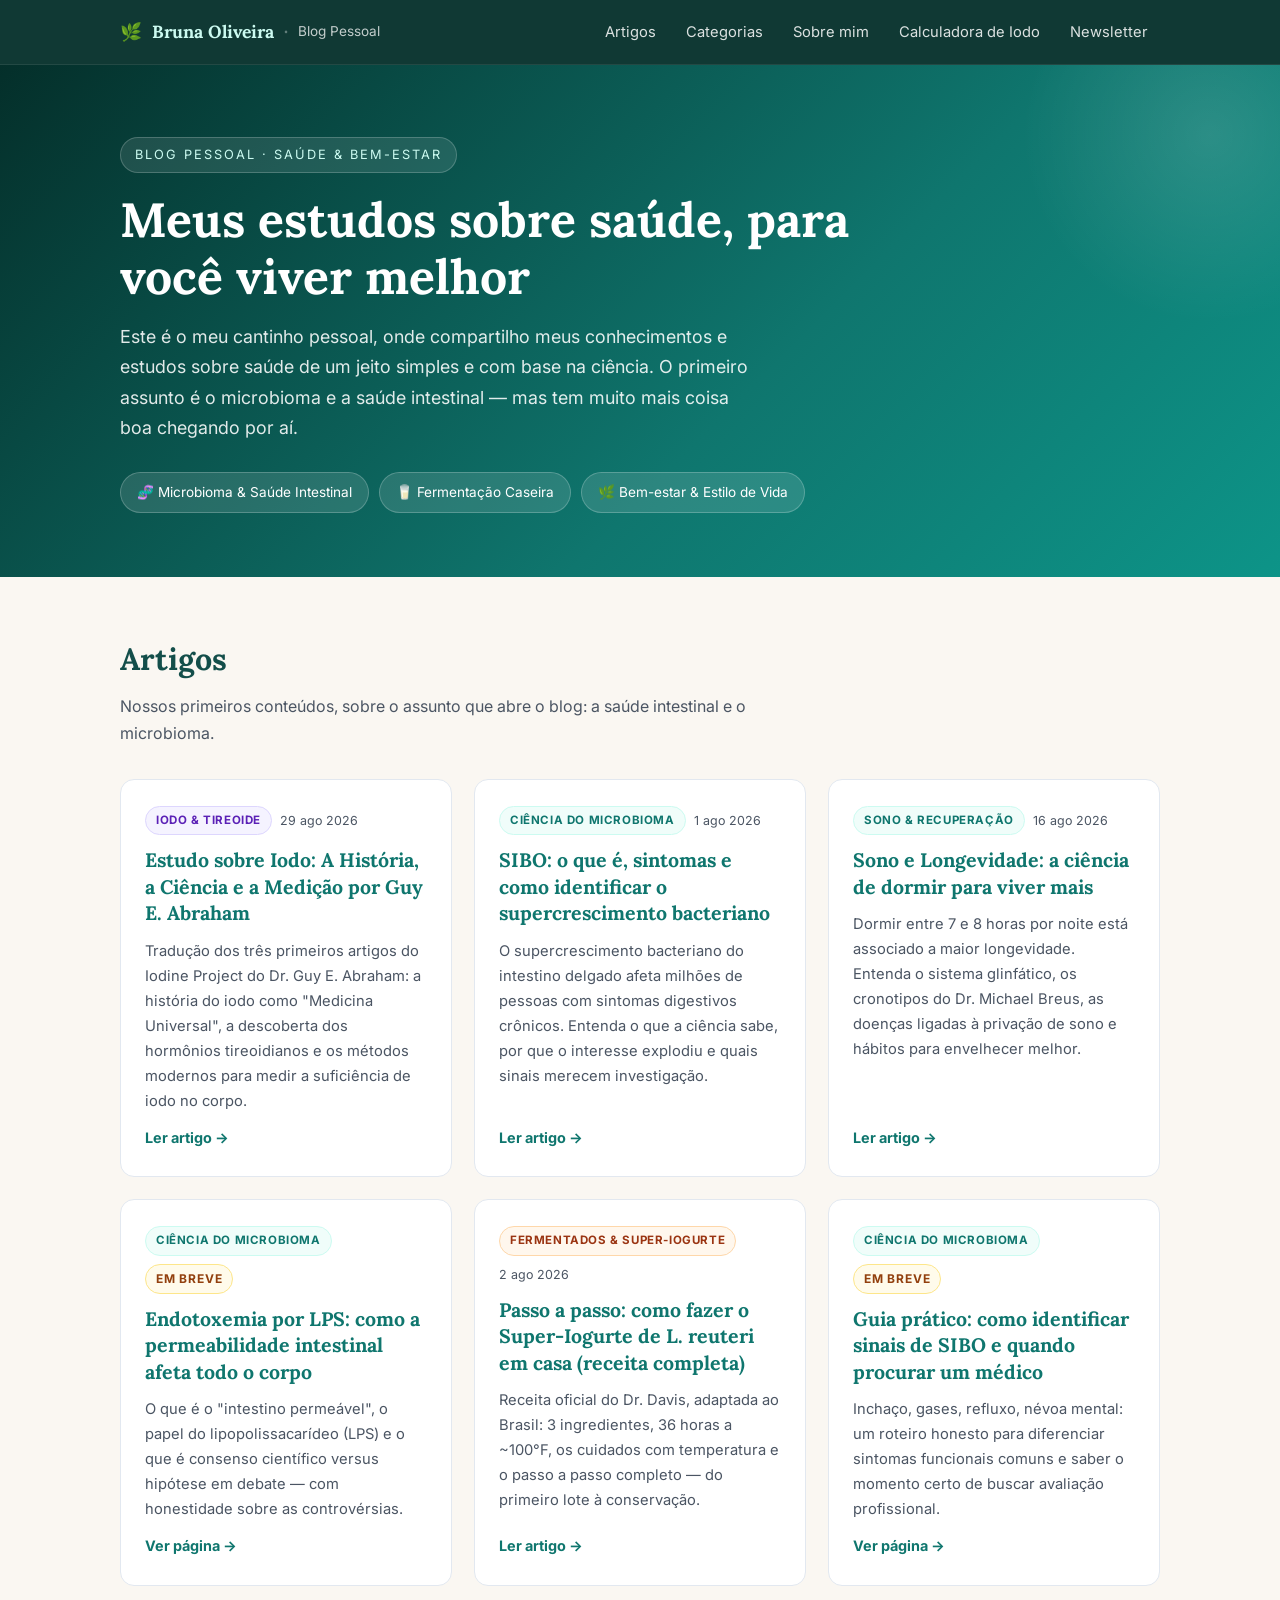
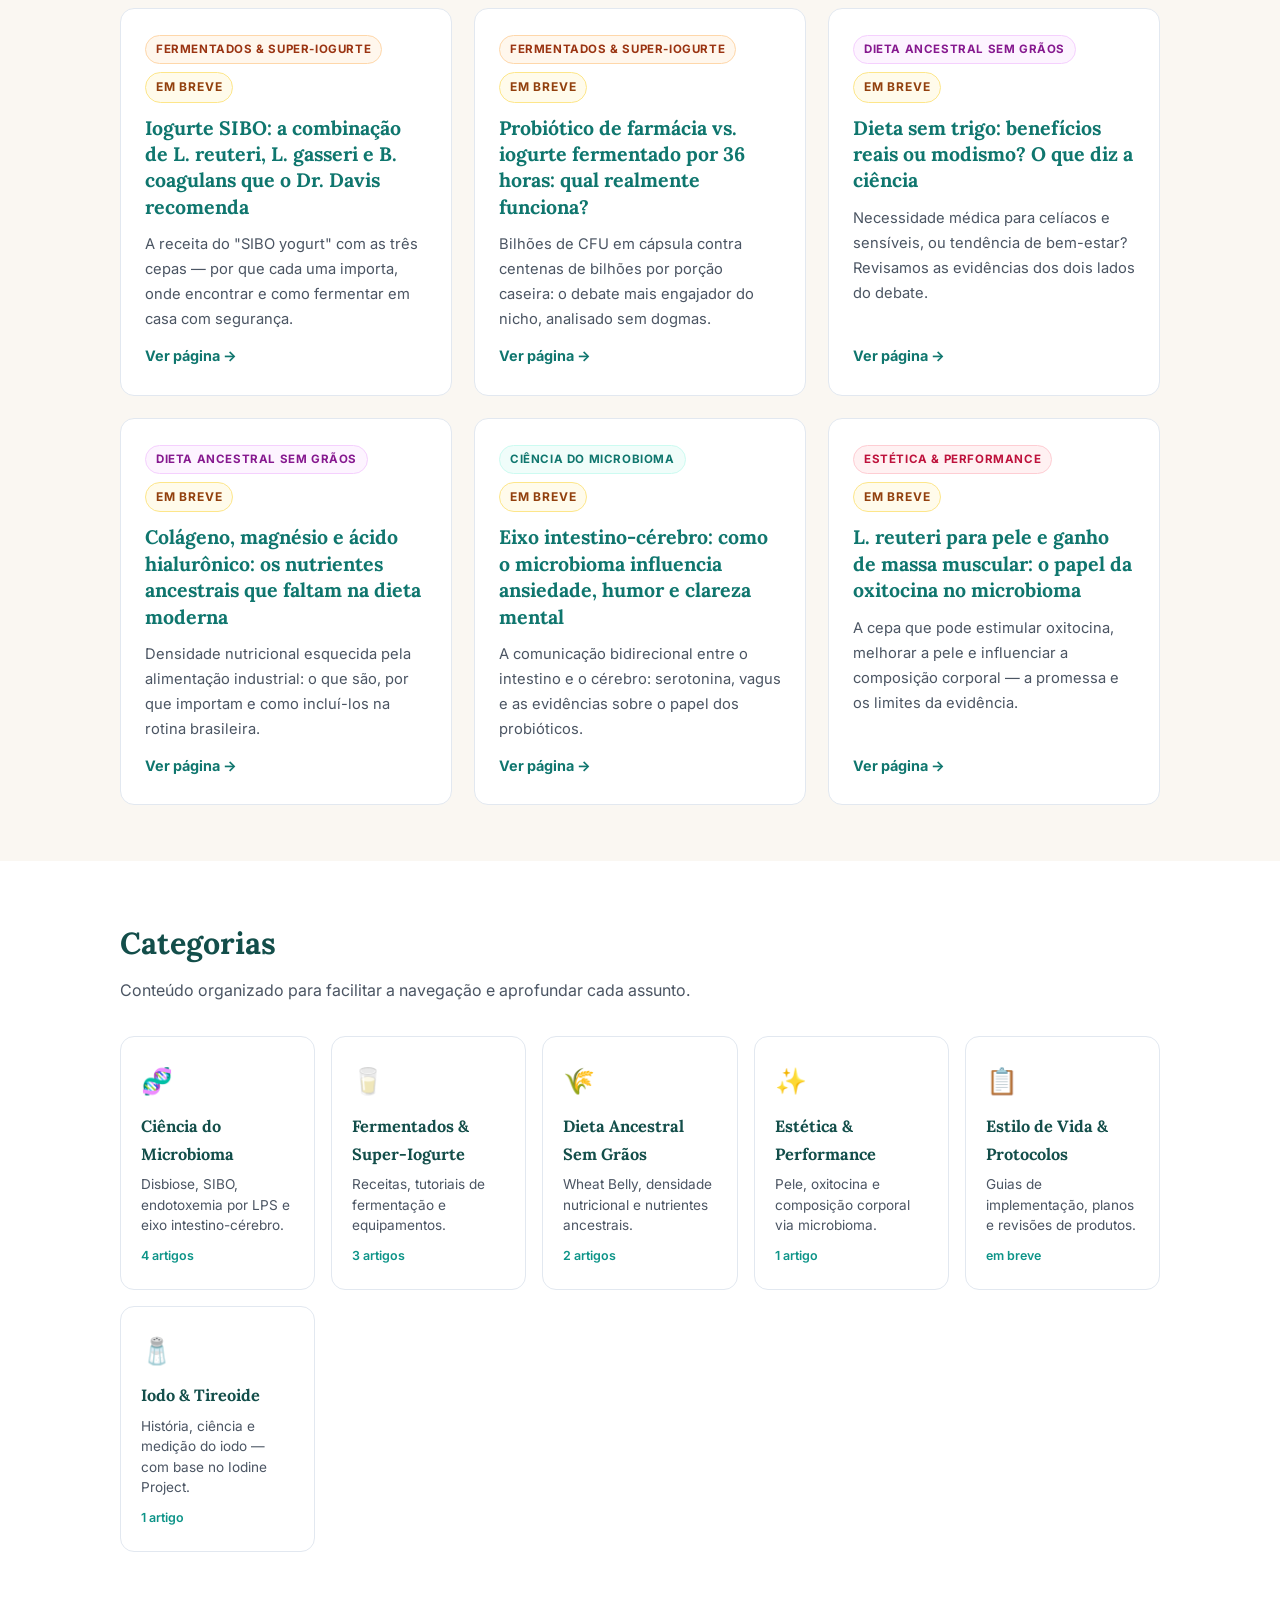
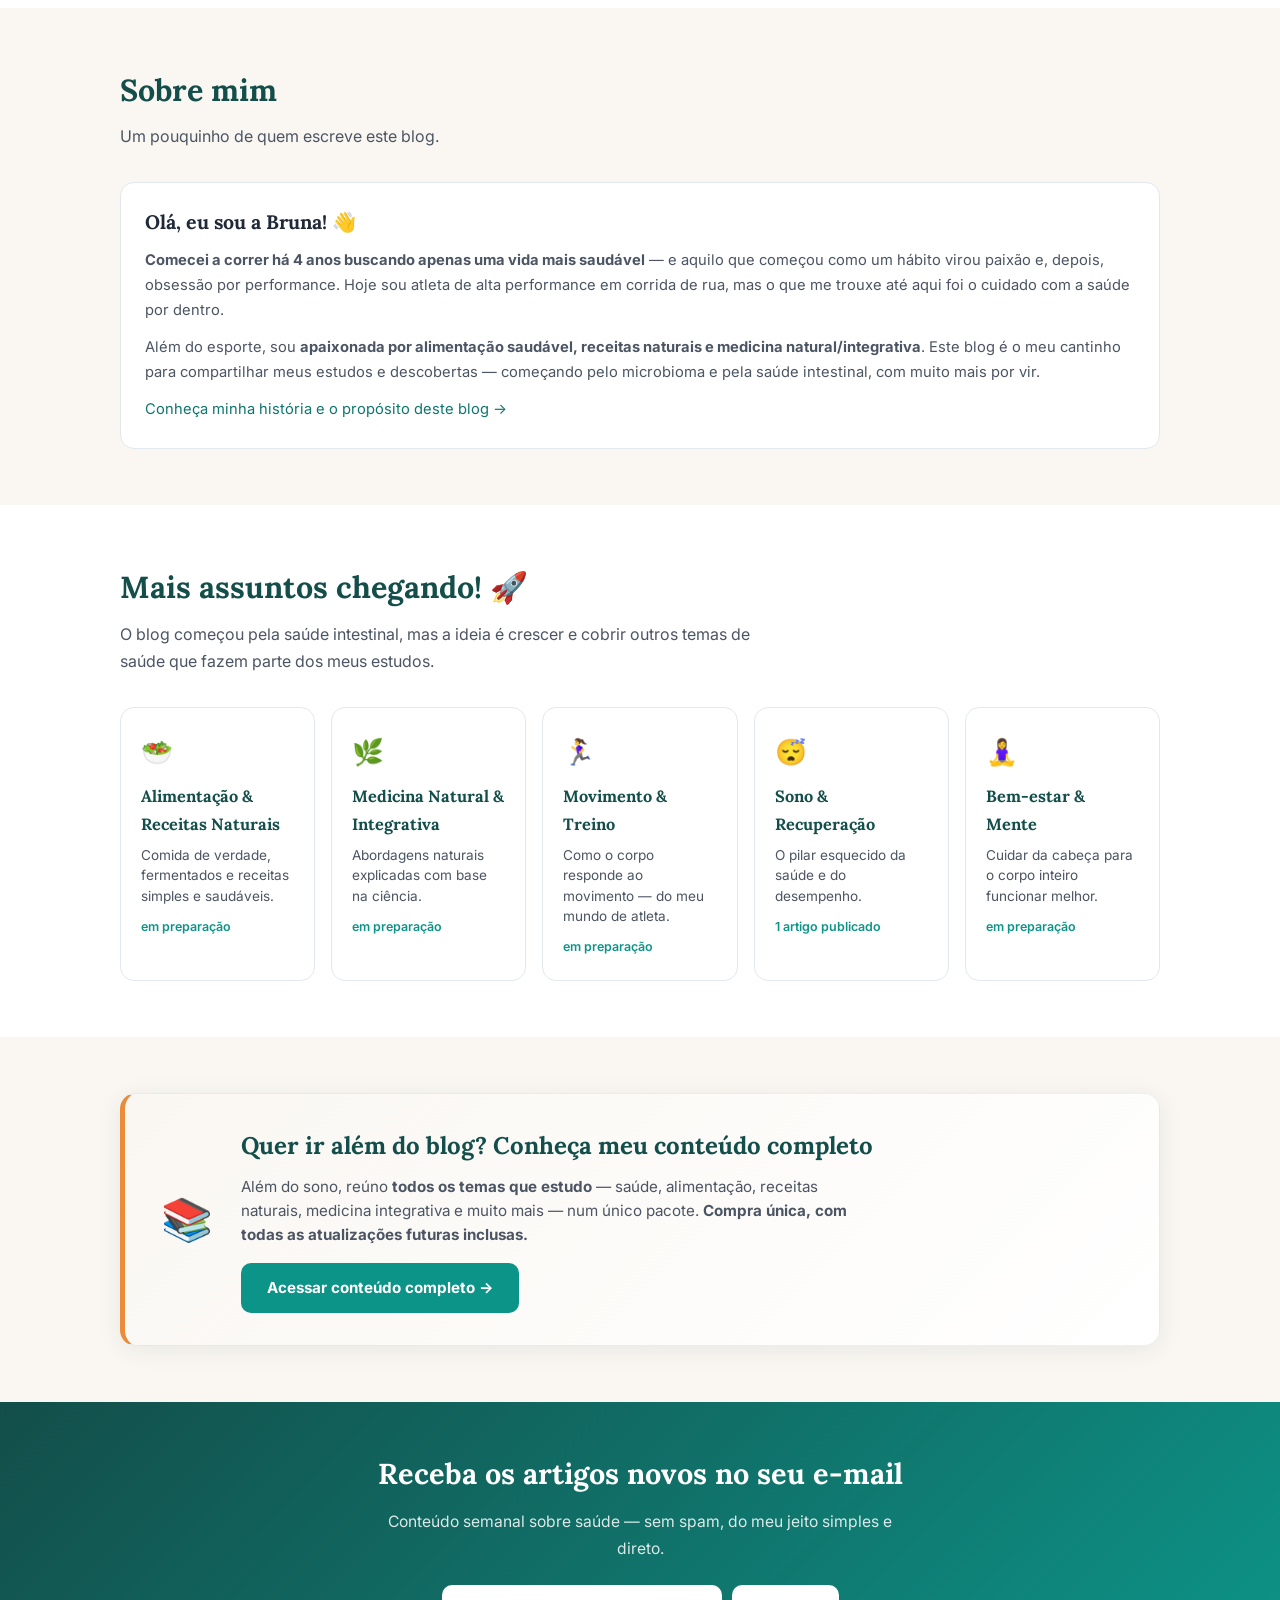
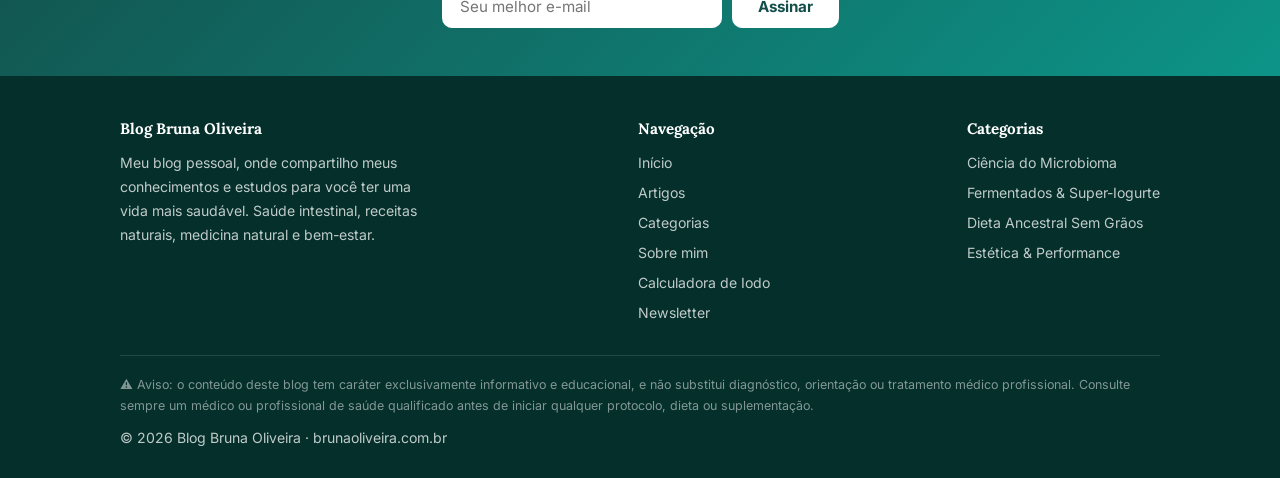
<file: index.html>
<!DOCTYPE html>
<html lang="pt-BR">
<head>
  <meta charset="UTF-8">
  <meta name="viewport" content="width=device-width, initial-scale=1.0">
  <title>Blog Bruna Oliveira — Estudos sobre saúde para uma vida mais saudável</title>
  <meta name="description" content="Este é o meu blog pessoal, onde compartilho meus conhecimentos e estudos sobre saúde. Começamos pelo microbioma e pela saúde intestinal — mas vem muito mais por aí.">
  <meta property="og:title" content="Blog Bruna Oliveira — Estudos sobre saúde">
  <meta property="og:description" content="Meu blog pessoal, onde compartilho conhecimentos e estudos para você ter uma vida mais saudável.">
  <meta property="og:type" content="website">
  <link rel="preconnect" href="https://fonts.googleapis.com">
  <link rel="preconnect" href="https://fonts.gstatic.com" crossorigin>
  <link href="https://fonts.googleapis.com/css2?family=Inter:wght@400;500;600;700&family=Lora:ital,wght@0,400;0,600;0,700;1,400&display=swap" rel="stylesheet">
  <link rel="stylesheet" href="css/style.css">
  <link rel="icon" href="data:image/svg+xml,<svg xmlns='http://www.w3.org/2000/svg' viewBox='0 0 100 100'><text y='.9em' font-size='90'>🌿</text></svg>">
</head>
<body>

  <header class="site-header">
    <nav class="nav container" aria-label="Navegação principal">
      <a class="brand" href="index.html">
        <span>🌿</span>
        <span class="marca">Bruna Oliveira</span>
        <span class="separador">·</span>
        <span class="sub">Blog Pessoal</span>
      </a>
      <button class="nav-toggle" aria-expanded="false" aria-label="Abrir menu">☰</button>
      <ul class="nav-links">
        <li><a href="index.html#posts">Artigos</a></li>
        <li><a href="index.html#categorias">Categorias</a></li>
        <li><a href="sobre.html">Sobre mim</a></li>
        <li><a href="calculadora-iodo.html">Calculadora de Iodo</a></li>
        <li><a href="index.html#newsletter">Newsletter</a></li>
      </ul>
    </nav>
  </header>

  <section class="hero">
    <div class="container">
      <span class="hero-kicker">Blog pessoal · Saúde &amp; bem-estar</span>
      <h1>Meus estudos sobre saúde, para você viver melhor</h1>
      <p class="lead">Este é o meu cantinho pessoal, onde compartilho meus conhecimentos e estudos sobre saúde de um jeito simples e com base na ciência. O primeiro assunto é o microbioma e a saúde intestinal — mas tem muito mais coisa boa chegando por aí.</p>
      <div class="hero-badges">
        <span class="hero-badge">🧬 Microbioma &amp; Saúde Intestinal</span>
        <span class="hero-badge">🥛 Fermentação Caseira</span>
        <span class="hero-badge">🌿 Bem-estar &amp; Estilo de Vida</span>
      </div>
    </div>
  </section>

  <section class="section" id="posts">
    <div class="container">
      <h2 class="section-title">Artigos</h2>
      <p class="section-sub">Nossos primeiros conteúdos, sobre o assunto que abre o blog: a saúde intestinal e o microbioma.</p>

      <div class="posts-grid">

        <article class="post-card">
          <div class="meta">
            <span class="tag iodo">Iodo &amp; Tireoide</span>
            <span class="data">29 ago 2026</span>
          </div>
          <h2><a href="posts/estudo-sobre-iodo-guyeabraham.html">Estudo sobre Iodo: A História, a Ciência e a Medição por Guy E. Abraham</a></h2>
          <p class="resumo">Tradução dos três primeiros artigos do Iodine Project do Dr. Guy E. Abraham: a história do iodo como "Medicina Universal", a descoberta dos hormônios tireoidianos e os métodos modernos para medir a suficiência de iodo no corpo.</p>
          <a class="ler-mais" href="posts/estudo-sobre-iodo-guyeabraham.html">Ler artigo →</a>
        </article>

        <article class="post-card">
          <div class="meta">
            <span class="tag">Ciência do Microbioma</span>
            <span class="data">1 ago 2026</span>
          </div>
          <h2><a href="posts/sibo-o-que-e-sintomas.html">SIBO: o que é, sintomas e como identificar o supercrescimento bacteriano</a></h2>
          <p class="resumo">O supercrescimento bacteriano do intestino delgado afeta milhões de pessoas com sintomas digestivos crônicos. Entenda o que a ciência sabe, por que o interesse explodiu e quais sinais merecem investigação.</p>
          <a class="ler-mais" href="posts/sibo-o-que-e-sintomas.html">Ler artigo →</a>
        </article>

        <article class="post-card">
          <div class="meta">
            <span class="tag">Sono &amp; Recuperação</span>
            <span class="data">16 ago 2026</span>
          </div>
          <h2><a href="posts/sono-e-longevidade.html">Sono e Longevidade: a ciência de dormir para viver mais</a></h2>
          <p class="resumo">Dormir entre 7 e 8 horas por noite está associado a maior longevidade. Entenda o sistema glinfático, os cronotipos do Dr. Michael Breus, as doenças ligadas à privação de sono e hábitos para envelhecer melhor.</p>
          <a class="ler-mais" href="posts/sono-e-longevidade.html">Ler artigo →</a>
        </article>

        <article class="post-card">
          <div class="meta">
            <span class="tag">Ciência do Microbioma</span>
            <span class="embreve">Em breve</span>
          </div>
          <h2><a href="posts/endotoxemia-lps-permeabilidade-intestinal.html">Endotoxemia por LPS: como a permeabilidade intestinal afeta todo o corpo</a></h2>
          <p class="resumo">O que é o "intestino permeável", o papel do lipopolissacarídeo (LPS) e o que é consenso científico versus hipótese em debate — com honestidade sobre as controvérsias.</p>
          <a class="ler-mais" href="posts/endotoxemia-lps-permeabilidade-intestinal.html">Ver página →</a>
        </article>

        <article class="post-card">
          <div class="meta">
            <span class="tag fermentados">Fermentados &amp; Super-Iogurte</span>
            <span class="data">2 ago 2026</span>
          </div>
          <h2><a href="posts/como-fazer-super-iogurte-l-reuteri.html">Passo a passo: como fazer o Super-Iogurte de L. reuteri em casa (receita completa)</a></h2>
          <p class="resumo">Receita oficial do Dr. Davis, adaptada ao Brasil: 3 ingredientes, 36 horas a ~100°F, os cuidados com temperatura e o passo a passo completo — do primeiro lote à conservação.</p>
          <a class="ler-mais" href="posts/como-fazer-super-iogurte-l-reuteri.html">Ler artigo →</a>
        </article>

        <article class="post-card">
          <div class="meta">
            <span class="tag">Ciência do Microbioma</span>
            <span class="embreve">Em breve</span>
          </div>
          <h2><a href="posts/guia-identificar-sibo-quando-procurar-medico.html">Guia prático: como identificar sinais de SIBO e quando procurar um médico</a></h2>
          <p class="resumo">Inchaço, gases, refluxo, névoa mental: um roteiro honesto para diferenciar sintomas funcionais comuns e saber o momento certo de buscar avaliação profissional.</p>
          <a class="ler-mais" href="posts/guia-identificar-sibo-quando-procurar-medico.html">Ver página →</a>
        </article>

        <article class="post-card">
          <div class="meta">
            <span class="tag fermentados">Fermentados &amp; Super-Iogurte</span>
            <span class="embreve">Em breve</span>
          </div>
          <h2><a href="posts/iogurte-sibo-l-reuteri-l-gasseri-b-coagulans.html">Iogurte SIBO: a combinação de L. reuteri, L. gasseri e B. coagulans que o Dr. Davis recomenda</a></h2>
          <p class="resumo">A receita do "SIBO yogurt" com as três cepas — por que cada uma importa, onde encontrar e como fermentar em casa com segurança.</p>
          <a class="ler-mais" href="posts/iogurte-sibo-l-reuteri-l-gasseri-b-coagulans.html">Ver página →</a>
        </article>

        <article class="post-card">
          <div class="meta">
            <span class="tag fermentados">Fermentados &amp; Super-Iogurte</span>
            <span class="embreve">Em breve</span>
          </div>
          <h2><a href="posts/probiotico-farmacia-vs-iogurte-36-horas.html">Probiótico de farmácia vs. iogurte fermentado por 36 horas: qual realmente funciona?</a></h2>
          <p class="resumo">Bilhões de CFU em cápsula contra centenas de bilhões por porção caseira: o debate mais engajador do nicho, analisado sem dogmas.</p>
          <a class="ler-mais" href="posts/probiotico-farmacia-vs-iogurte-36-horas.html">Ver página →</a>
        </article>

        <article class="post-card">
          <div class="meta">
            <span class="tag dieta">Dieta Ancestral Sem Grãos</span>
            <span class="embreve">Em breve</span>
          </div>
          <h2><a href="posts/dieta-sem-trigo-beneficios-ou-modismo.html">Dieta sem trigo: benefícios reais ou modismo? O que diz a ciência</a></h2>
          <p class="resumo">Necessidade médica para celíacos e sensíveis, ou tendência de bem-estar? Revisamos as evidências dos dois lados do debate.</p>
          <a class="ler-mais" href="posts/dieta-sem-trigo-beneficios-ou-modismo.html">Ver página →</a>
        </article>

        <article class="post-card">
          <div class="meta">
            <span class="tag dieta">Dieta Ancestral Sem Grãos</span>
            <span class="embreve">Em breve</span>
          </div>
          <h2><a href="posts/colageno-magnesio-acido-hialuronico-nutrientes-ancestrais.html">Colágeno, magnésio e ácido hialurônico: os nutrientes ancestrais que faltam na dieta moderna</a></h2>
          <p class="resumo">Densidade nutricional esquecida pela alimentação industrial: o que são, por que importam e como incluí-los na rotina brasileira.</p>
          <a class="ler-mais" href="posts/colageno-magnesio-acido-hialuronico-nutrientes-ancestrais.html">Ver página →</a>
        </article>

        <article class="post-card">
          <div class="meta">
            <span class="tag">Ciência do Microbioma</span>
            <span class="embreve">Em breve</span>
          </div>
          <h2><a href="posts/eixo-intestino-cerebro-microbioma-ansiedade.html">Eixo intestino-cérebro: como o microbioma influencia ansiedade, humor e clareza mental</a></h2>
          <p class="resumo">A comunicação bidirecional entre o intestino e o cérebro: serotonina, vagus e as evidências sobre o papel dos probióticos.</p>
          <a class="ler-mais" href="posts/eixo-intestino-cerebro-microbioma-ansiedade.html">Ver página →</a>
        </article>

        <article class="post-card">
          <div class="meta">
            <span class="tag estetica">Estética &amp; Performance</span>
            <span class="embreve">Em breve</span>
          </div>
          <h2><a href="posts/l-reuteri-pele-massa-muscular-oxitocina.html">L. reuteri para pele e ganho de massa muscular: o papel da oxitocina no microbioma</a></h2>
          <p class="resumo">A cepa que pode estimular oxitocina, melhorar a pele e influenciar a composição corporal — a promessa e os limites da evidência.</p>
          <a class="ler-mais" href="posts/l-reuteri-pele-massa-muscular-oxitocina.html">Ver página →</a>
        </article>

      </div>
    </div>
  </section>

  <section class="section section-alt" id="categorias">
    <div class="container">
      <h2 class="section-title">Categorias</h2>
      <p class="section-sub">Conteúdo organizado para facilitar a navegação e aprofundar cada assunto.</p>
      <div class="categorias-grid">
        <a class="categoria-card" href="index.html#posts">
          <span class="icone">🧬</span>
          <h3>Ciência do Microbioma</h3>
          <p>Disbiose, SIBO, endotoxemia por LPS e eixo intestino-cérebro.</p>
          <span class="conta">4 artigos</span>
        </a>
        <a class="categoria-card" href="index.html#posts">
          <span class="icone">🥛</span>
          <h3>Fermentados &amp; Super-Iogurte</h3>
          <p>Receitas, tutoriais de fermentação e equipamentos.</p>
          <span class="conta">3 artigos</span>
        </a>
        <a class="categoria-card" href="index.html#posts">
          <span class="icone">🌾</span>
          <h3>Dieta Ancestral Sem Grãos</h3>
          <p>Wheat Belly, densidade nutricional e nutrientes ancestrais.</p>
          <span class="conta">2 artigos</span>
        </a>
        <a class="categoria-card" href="index.html#posts">
          <span class="icone">✨</span>
          <h3>Estética &amp; Performance</h3>
          <p>Pele, oxitocina e composição corporal via microbioma.</p>
          <span class="conta">1 artigo</span>
        </a>
        <a class="categoria-card" href="index.html#posts">
          <span class="icone">📋</span>
          <h3>Estilo de Vida &amp; Protocolos</h3>
          <p>Guias de implementação, planos e revisões de produtos.</p>
          <span class="conta">em breve</span>
        </a>
        <a class="categoria-card" href="index.html#posts">
          <span class="icone">🧂</span>
          <h3>Iodo &amp; Tireoide</h3>
          <p>História, ciência e medição do iodo — com base no Iodine Project.</p>
          <span class="conta">1 artigo</span>
        </a>
      </div>
    </div>
  </section>

  <section class="section" id="sobre">
    <div class="container">
      <h2 class="section-title">Sobre mim</h2>
      <p class="section-sub">Um pouquinho de quem escreve este blog.</p>
      <div class="posts-grid posts-grid-largo">
        <div class="post-card">
          <h2>Olá, eu sou a Bruna! 👋</h2>
          <p class="resumo"><strong>Comecei a correr há 4 anos buscando apenas uma vida mais saudável</strong> — e aquilo que começou como um hábito virou paixão e, depois, obsessão por performance. Hoje sou atleta de alta performance em corrida de rua, mas o que me trouxe até aqui foi o cuidado com a saúde por dentro.</p>
          <p class="resumo">Além do esporte, sou <strong>apaixonada por alimentação saudável, receitas naturais e medicina natural/integrativa</strong>. Este blog é o meu cantinho para compartilhar meus estudos e descobertas — começando pelo microbioma e pela saúde intestinal, com muito mais por vir.</p>
          <p class="resumo"><a href="sobre.html">Conheça minha história e o propósito deste blog →</a></p>
        </div>
      </div>
    </div>
  </section>

  <section class="section section-alt" id="proximos">
    <div class="container">
      <h2 class="section-title">Mais assuntos chegando! 🚀</h2>
      <p class="section-sub">O blog começou pela saúde intestinal, mas a ideia é crescer e cobrir outros temas de saúde que fazem parte dos meus estudos.</p>
      <div class="categorias-grid">
        <div class="categoria-card">
          <span class="icone">🥗</span>
          <h3>Alimentação &amp; Receitas Naturais</h3>
          <p>Comida de verdade, fermentados e receitas simples e saudáveis.</p>
          <span class="conta">em preparação</span>
        </div>
        <div class="categoria-card">
          <span class="icone">🌿</span>
          <h3>Medicina Natural &amp; Integrativa</h3>
          <p>Abordagens naturais explicadas com base na ciência.</p>
          <span class="conta">em preparação</span>
        </div>
        <div class="categoria-card">
          <span class="icone">🏃‍♀️</span>
          <h3>Movimento &amp; Treino</h3>
          <p>Como o corpo responde ao movimento — do meu mundo de atleta.</p>
          <span class="conta">em preparação</span>
        </div>
        <a class="categoria-card" href="posts/sono-e-longevidade.html">
          <span class="icone">😴</span>
          <h3>Sono &amp; Recuperação</h3>
          <p>O pilar esquecido da saúde e do desempenho.</p>
          <span class="conta">1 artigo publicado</span>
        </a>
        <div class="categoria-card">
          <span class="icone">🧘‍♀️</span>
          <h3>Bem-estar &amp; Mente</h3>
          <p>Cuidar da cabeça para o corpo inteiro funcionar melhor.</p>
          <span class="conta">em preparação</span>
        </div>
      </div>
    </div>
  </section>

  <section class="section" id="conteudo-completo">
    <div class="container">
      <div class="banner-conteudo">
        <span class="banner-icone">📚</span>
        <div class="banner-texto">
          <h2>Quer ir além do blog? Conheça meu conteúdo completo</h2>
          <p>Além do sono, reúno <strong>todos os temas que estudo</strong> — saúde, alimentação, receitas naturais, medicina integrativa e muito mais — num único pacote. <strong>Compra única, com todas as atualizações futuras inclusas.</strong></p>
          <a class="btn btn-primario banner-btn" href="https://valdoirmiranda.com" target="_blank" rel="noopener">Acessar conteúdo completo →</a>
        </div>
      </div>
    </div>
  </section>

  <section class="cta" id="newsletter">
    <div class="container">
      <h2>Receba os artigos novos no seu e-mail</h2>
      <p>Conteúdo semanal sobre saúde — sem spam, do meu jeito simples e direto.</p>
      <form class="cta-form" onsubmit="alert('Em breve! A newsletter está sendo configurada. 😉'); return false;">
        <input type="email" placeholder="Seu melhor e-mail" required>
        <button class="btn" type="submit">Assinar</button>
      </form>
    </div>
  </section>

  <footer class="site-footer">
    <div class="container">
      <div class="footer-grid">
        <div>
          <h4>Blog Bruna Oliveira</h4>
          <p style="max-width:320px;">Meu blog pessoal, onde compartilho meus conhecimentos e estudos para você ter uma vida mais saudável. Saúde intestinal, receitas naturais, medicina natural e bem-estar.</p>
        </div>
        <div>
          <h4>Navegação</h4>
          <ul>
            <li><a href="index.html">Início</a></li>
            <li><a href="index.html#posts">Artigos</a></li>
            <li><a href="index.html#categorias">Categorias</a></li>
            <li><a href="sobre.html">Sobre mim</a></li>
            <li><a href="calculadora-iodo.html">Calculadora de Iodo</a></li>
            <li><a href="index.html#newsletter">Newsletter</a></li>
          </ul>
        </div>
        <div>
          <h4>Categorias</h4>
          <ul>
            <li><a href="index.html#posts">Ciência do Microbioma</a></li>
            <li><a href="index.html#posts">Fermentados &amp; Super-Iogurte</a></li>
            <li><a href="index.html#posts">Dieta Ancestral Sem Grãos</a></li>
            <li><a href="index.html#posts">Estética &amp; Performance</a></li>
          </ul>
        </div>
      </div>
      <p class="disclaimer">⚠️ Aviso: o conteúdo deste blog tem caráter exclusivamente informativo e educacional, e não substitui diagnóstico, orientação ou tratamento médico profissional. Consulte sempre um médico ou profissional de saúde qualificado antes de iniciar qualquer protocolo, dieta ou suplementação.</p>
      <p class="copyright">© <span data-ano>2026</span> Blog Bruna Oliveira · brunaoliveira.com.br</p>
    </div>
  </footer>

  <script src="js/main.js"></script>
</body>
</html>
</file>
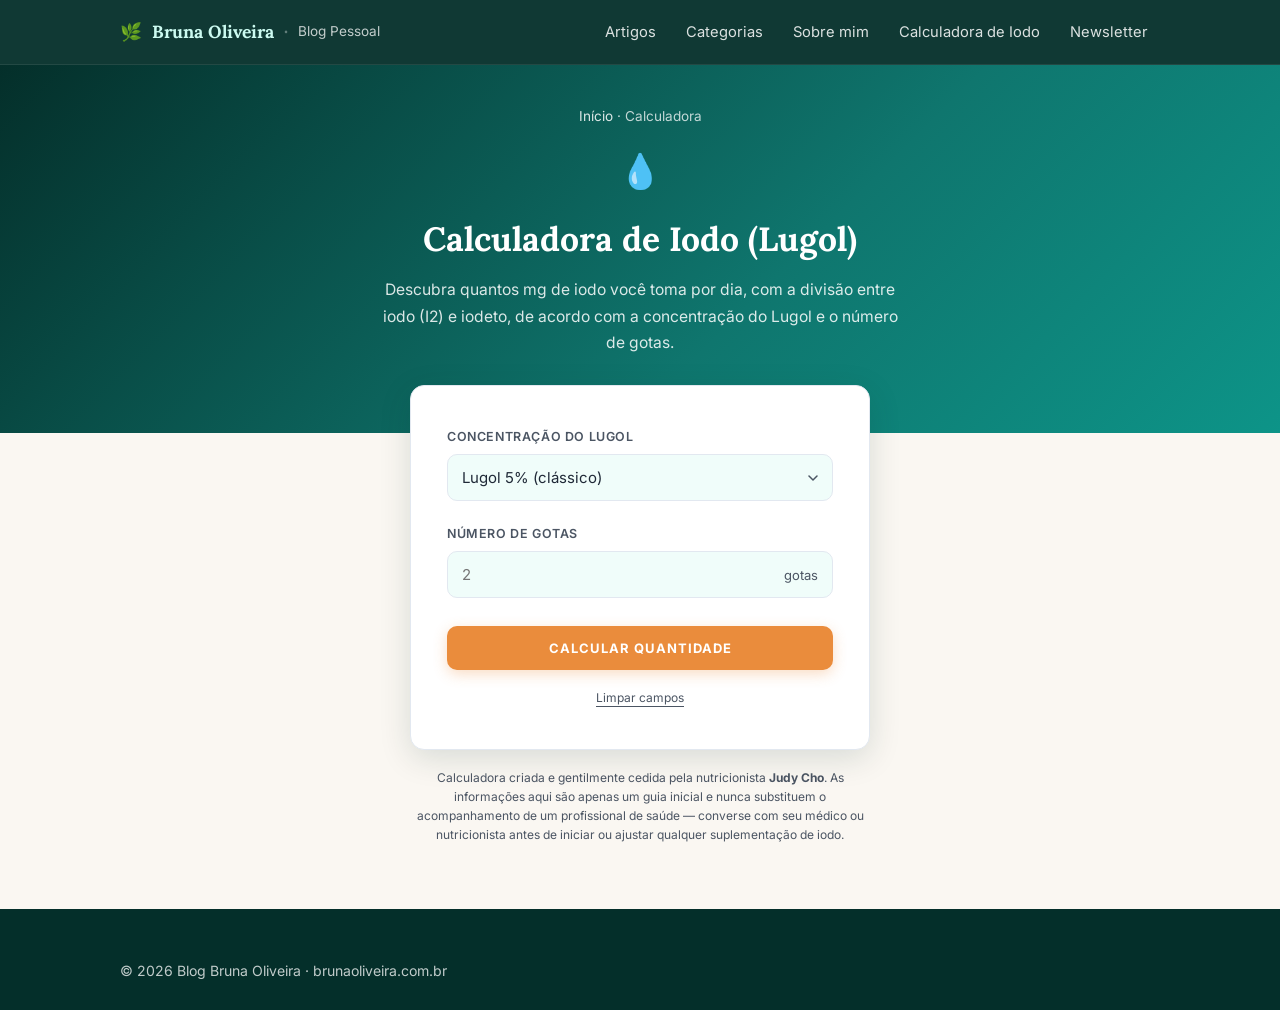
<file: calculadora-iodo.html>
<!DOCTYPE html>
<html lang="pt-BR">
<head>
    <meta charset="UTF-8">
    <meta name="viewport" content="width=device-width, initial-scale=1.0">
    <title>Calculadora de Iodo (Lugol) · Blog Bruna Oliveira</title>
    <meta name="description" content="Calcule quantos mg de iodo você toma por dia com Lugol, com a divisão entre iodo (I2) e iodeto, conforme a concentração e o número de gotas.">
    <link rel="preconnect" href="https://fonts.googleapis.com">
    <link rel="preconnect" href="https://fonts.gstatic.com" crossorigin>
    <link href="https://fonts.googleapis.com/css2?family=Inter:wght@400;500;600;700&family=Lora:ital,wght@0,400;0,600;0,700;1,400&display=swap" rel="stylesheet">
    <link rel="stylesheet" href="css/style.css">
    <link rel="icon" href="data:image/svg+xml,<svg xmlns='http://www.w3.org/2000/svg' viewBox='0 0 100 100'><text y='.9em' font-size='90'>💧</text></svg>">
    <style>
        /* ---------- Página da calculadora ---------- */
        .calc-hero {
            background: linear-gradient(135deg, var(--verde-900) 0%, var(--verde-700) 60%, var(--verde-600) 100%);
            color: var(--branco);
            padding: 40px 0 76px;
            text-align: center;
        }
        .calc-hero .trilha {
            font-size: 0.85rem;
            color: rgba(255, 255, 255, 0.75);
            margin-bottom: 14px;
        }
        .calc-hero .trilha a { color: rgba(255, 255, 255, 0.85); }
        .calc-hero .trilha a:hover { color: var(--branco); }
        .calc-hero .icone {
            font-size: 34px;
            margin-bottom: 10px;
            display: inline-block;
        }
        .calc-hero h1 {
            font-family: var(--font-titulo);
            font-weight: 700;
            font-size: clamp(1.6rem, 4vw, 2.1rem);
            margin-bottom: 10px;
        }
        .calc-hero p {
            max-width: 520px;
            margin: 0 auto;
            color: rgba(255, 255, 255, 0.85);
            font-size: 0.98rem;
        }

        .calc-section {
            padding: 0 0 64px;
        }

        .calculadora {
            background: var(--branco);
            border-radius: var(--radius);
            box-shadow: var(--sombra-hover);
            max-width: 460px;
            width: 100%;
            margin: -48px auto 0;
            padding: 40px 36px;
            border: 1px solid var(--borda);
            position: relative;
        }

        .campo {
            margin-bottom: 22px;
        }

        .campo label {
            display: block;
            font-size: 0.78rem;
            text-transform: uppercase;
            letter-spacing: 0.6px;
            color: var(--texto-suave);
            margin-bottom: 7px;
            font-weight: 600;
        }

        .input-wrapper {
            display: flex;
            align-items: center;
            background: var(--verde-50);
            border-radius: 10px;
            border: 1px solid var(--borda);
            transition: border-color 0.2s ease, box-shadow 0.2s ease;
        }

        .input-wrapper:focus-within {
            border-color: var(--verde-600);
            box-shadow: 0 0 0 4px rgba(13, 148, 136, 0.12);
        }

        .input-wrapper input,
        .input-wrapper select {
            flex: 1;
            border: none;
            background: transparent;
            padding: 13px 14px;
            font-size: 15px;
            color: var(--texto);
            font-family: var(--font-texto);
            outline: none;
            width: 100%;
        }

        .input-wrapper select {
            cursor: pointer;
            appearance: none;
            background-image: url("data:image/svg+xml,%3Csvg width='10' height='6' viewBox='0 0 10 6' fill='none' xmlns='http://www.w3.org/2000/svg'%3E%3Cpath d='M1 1l4 4 4-4' stroke='%234b5563' stroke-width='1.5' stroke-linecap='round' stroke-linejoin='round'/%3E%3C/svg%3E");
            background-repeat: no-repeat;
            background-position: right 14px center;
            padding-right: 36px;
        }

        .input-wrapper .unidade {
            padding-right: 14px;
            color: var(--texto-suave);
            font-size: 13px;
            white-space: nowrap;
        }

        input[type="number"]::-webkit-inner-spin-button,
        input[type="number"]::-webkit-outer-spin-button {
            -webkit-appearance: none;
            margin: 0;
        }
        input[type="number"] { -moz-appearance: textfield; }

        .linha-dupla {
            display: grid;
            grid-template-columns: 1fr 1fr;
            gap: 14px;
        }

        .btn-calcular {
            width: 100%;
            padding: 14px;
            background: var(--laranja);
            color: var(--branco);
            border: none;
            border-radius: 10px;
            font-family: var(--font-texto);
            font-size: 13px;
            font-weight: 700;
            letter-spacing: 1px;
            text-transform: uppercase;
            cursor: pointer;
            transition: background 0.2s ease, transform 0.15s ease, box-shadow 0.2s ease;
            margin-top: 6px;
            box-shadow: 0 4px 14px rgba(234, 140, 60, 0.3);
        }

        .btn-calcular:hover { background: #d97a2b; transform: translateY(-1px); }
        .btn-calcular:active { transform: translateY(0); }

        .resultado {
            margin-top: 26px;
            padding: 22px 20px;
            background: var(--verde-50);
            border-radius: 12px;
            border: 1px solid var(--verde-100);
            text-align: center;
            display: none;
        }

        .resultado.visivel {
            display: block;
            animation: surgir 0.35s ease;
        }

        @keyframes surgir {
            from { opacity: 0; transform: translateY(6px); }
            to { opacity: 1; transform: translateY(0); }
        }

        .resultado .label-resultado {
            font-size: 0.72rem;
            letter-spacing: 1px;
            text-transform: uppercase;
            color: var(--texto-suave);
            margin-bottom: 4px;
        }

        .resultado .valor-gotas {
            font-family: var(--font-titulo);
            font-size: 46px;
            font-weight: 700;
            color: var(--verde-800);
            line-height: 1.1;
        }

        .valor-gotas span {
            font-size: 18px;
            font-weight: 400;
            font-family: var(--font-texto);
            color: var(--texto-suave);
            margin-left: 4px;
        }

        .resultado .detalhe {
            font-size: 13px;
            color: var(--texto-suave);
            margin-top: 8px;
        }

        .calc-breakdown {
            display: flex;
            justify-content: center;
            gap: 32px;
            margin-top: 16px;
            padding-top: 16px;
            border-top: 1px solid var(--verde-100);
        }

        .calc-breakdown .item { text-align: center; }

        .calc-breakdown .valor {
            font-family: var(--font-titulo);
            font-weight: 700;
            font-size: 22px;
            color: var(--verde-800);
        }

        .calc-breakdown .rotulo {
            font-size: 11px;
            text-transform: uppercase;
            letter-spacing: 0.5px;
            color: var(--texto-suave);
            margin-top: 2px;
        }

        .calc-aviso {
            font-size: 12px;
            margin-top: 12px;
            padding: 7px 14px;
            border-radius: 20px;
            background: rgba(234, 140, 60, 0.12);
            color: #9a5321;
            display: inline-block;
        }

        .link-limpar {
            display: block;
            text-align: center;
            margin-top: 18px;
            font-size: 12px;
            color: var(--texto-suave);
            cursor: pointer;
            text-decoration: underline;
            text-underline-offset: 4px;
        }
        .link-limpar:hover { color: var(--verde-700); }

        .calc-nota {
            max-width: 460px;
            margin: 18px auto 0;
            font-size: 12px;
            line-height: 1.6;
            color: var(--texto-suave);
            text-align: center;
        }

        @media (max-width: 480px) {
            .calc-hero { padding: 32px 0 64px; }
            .calculadora { padding: 32px 22px; margin: -40px 16px 0; width: auto; }
            .linha-dupla { grid-template-columns: 1fr; }
            .valor-gotas { font-size: 40px; }
        }
    </style>
</head>
<body>

    <header class="site-header">
        <nav class="nav container" aria-label="Navegação principal">
            <a class="brand" href="index.html">
                <span>🌿</span>
                <span class="marca">Bruna Oliveira</span>
                <span class="separador">·</span>
                <span class="sub">Blog Pessoal</span>
            </a>
            <button class="nav-toggle" aria-expanded="false" aria-label="Abrir menu">☰</button>
            <ul class="nav-links">
                <li><a href="index.html#posts">Artigos</a></li>
                <li><a href="index.html#categorias">Categorias</a></li>
                <li><a href="sobre.html">Sobre mim</a></li>
                <li><a href="calculadora-iodo.html" aria-current="page">Calculadora de Iodo</a></li>
                <li><a href="index.html#newsletter">Newsletter</a></li>
            </ul>
        </nav>
    </header>

    <section class="calc-hero">
        <div class="container">
            <p class="trilha"><a href="index.html">Início</a> · Calculadora</p>
            <div class="icone">💧</div>
            <h1>Calculadora de Iodo (Lugol)</h1>
            <p>Descubra quantos mg de iodo você toma por dia, com a divisão entre iodo (I2) e iodeto, de acordo com a concentração do Lugol e o número de gotas.</p>
        </div>
    </section>

    <section class="calc-section">
        <div class="container">
            <div class="calculadora">
                <div class="campo">
                    <label>Concentração do Lugol</label>
                    <div class="input-wrapper">
                        <select id="concentracao">
                            <option value="2">Lugol 2%</option>
                            <option value="5" selected>Lugol 5% (clássico)</option>
                            <option value="7">Lugol 7%</option>
                            <option value="46">Lugol 46% (concentrado)</option>
                            <option value="custom">Personalizada (mg por gota)</option>
                        </select>
                    </div>
                </div>

                <div class="campo" id="campo-custom" style="display:none;">
                    <label>MG de iodo por gota</label>
                    <div class="input-wrapper">
                        <input type="number" id="mgCustom" placeholder="6,25" min="0" step="0.01">
                        <span class="unidade">mg/gota</span>
                    </div>
                </div>

                <div class="campo">
                    <label>Número de gotas</label>
                    <div class="input-wrapper">
                        <input type="number" id="gotasInput" placeholder="2" min="0" step="0.5">
                        <span class="unidade">gotas</span>
                    </div>
                </div>

                <button class="btn-calcular" onclick="calcular()">Calcular quantidade</button>

                <div class="resultado" id="resultado">
                    <div class="label-resultado">Quantidade total de iodo</div>
                    <div class="valor-gotas" id="totalMg">—</div>
                    <div class="calc-breakdown" id="breakdown"></div>
                    <div class="calc-aviso" id="aviso"></div>
                </div>

                <span class="link-limpar" onclick="limpar()">Limpar campos</span>
            </div>

            <p class="calc-nota">Calculadora criada e gentilmente cedida pela nutricionista <strong>Judy Cho</strong>. As informações aqui são apenas um guia inicial e nunca substituem o acompanhamento de um profissional de saúde — converse com seu médico ou nutricionista antes de iniciar ou ajustar qualquer suplementação de iodo.</p>
        </div>
    </section>

    <footer class="site-footer">
        <div class="container">
            <p class="copyright">© <span data-ano>2026</span> Blog Bruna Oliveira · brunaoliveira.com.br</p>
        </div>
    </footer>

    <script src="js/main.js" defer></script>
    <script>
        // Lugol clássico: 1% de concentração equivale a 1,25 mg de iodo total por gota
        // (proporção padrão 1 iodo : 2 iodeto de potássio). Do total, ~40% fica como
        // iodo molecular (I2) e ~60% como iodeto — proporção fixa, independe da concentração.
        const MG_POR_GOTA_POR_PERCENTUAL = 1.25;
        const FRACAO_I2 = 0.4;
        const FRACAO_IODETO = 0.6;

        function mgPorGotaAtual() {
            const chave = document.getElementById('concentracao').value;
            if (chave === 'custom') {
                return parseFloat(document.getElementById('mgCustom').value);
            }
            return parseFloat(chave) * MG_POR_GOTA_POR_PERCENTUAL;
        }

        function alternarCampoCustom() {
            const ehCustom = document.getElementById('concentracao').value === 'custom';
            document.getElementById('campo-custom').style.display = ehCustom ? 'block' : 'none';
        }

        function calcular() {
            const gotas = parseFloat(document.getElementById('gotasInput').value);
            const mgGota = mgPorGotaAtual();

            const resDiv = document.getElementById('resultado');
            const totalEl = document.getElementById('totalMg');
            const breakdownEl = document.getElementById('breakdown');
            const avisoEl = document.getElementById('aviso');

            if (isNaN(gotas) || gotas < 0) {
                resDiv.classList.remove('visivel');
                alert('Informe o número de gotas 💧');
                return;
            }

            if (isNaN(mgGota) || mgGota <= 0) {
                resDiv.classList.remove('visivel');
                alert('Informe a concentração personalizada em mg por gota.');
                return;
            }

            const total = Math.round(gotas * mgGota * 100) / 100;
            const i2 = Math.round(total * FRACAO_I2 * 100) / 100;
            const iodeto = Math.round(total * FRACAO_IODETO * 100) / 100;

            resDiv.classList.add('visivel');
            totalEl.innerHTML = `${total}<span>mg/dia</span>`;
            breakdownEl.innerHTML = `
                <div class="item"><div class="valor">${i2}mg</div><div class="rotulo">Iodo (I2)</div></div>
                <div class="item"><div class="valor">${iodeto}mg</div><div class="rotulo">Iodeto</div></div>
            `;
            avisoEl.textContent = total > 50 ? '⚠️ Dose alta – faça a transição gradualmente e acompanhe com um profissional.' : '🌿 Mantenha acompanhamento profissional ao ajustar sua dose.';
        }

        function limpar() {
            document.getElementById('concentracao').value = '5';
            document.getElementById('mgCustom').value = '';
            document.getElementById('gotasInput').value = '';
            alternarCampoCustom();
            document.getElementById('resultado').classList.remove('visivel');
        }

        document.getElementById('concentracao').addEventListener('change', alternarCampoCustom);

        // Suporte à URL (s = concentração/força, d = gotas, c = mg/gota personalizado)
        window.addEventListener('DOMContentLoaded', function() {
            const params = new URLSearchParams(window.location.search);
            const s = params.get('s');
            const d = params.get('d');
            const c = params.get('c');

            if (c) {
                document.getElementById('concentracao').value = 'custom';
                document.getElementById('mgCustom').value = c;
                alternarCampoCustom();
            } else if (s) {
                document.getElementById('concentracao').value = s;
            }
            if (d) document.getElementById('gotasInput').value = d;
            if (d && (s || c)) calcular();
        });

        // Enter dispara cálculo
        document.addEventListener('keydown', function(e) {
            if (e.key === 'Enter') calcular();
        });
    </script>
</body>
</html>
</file>
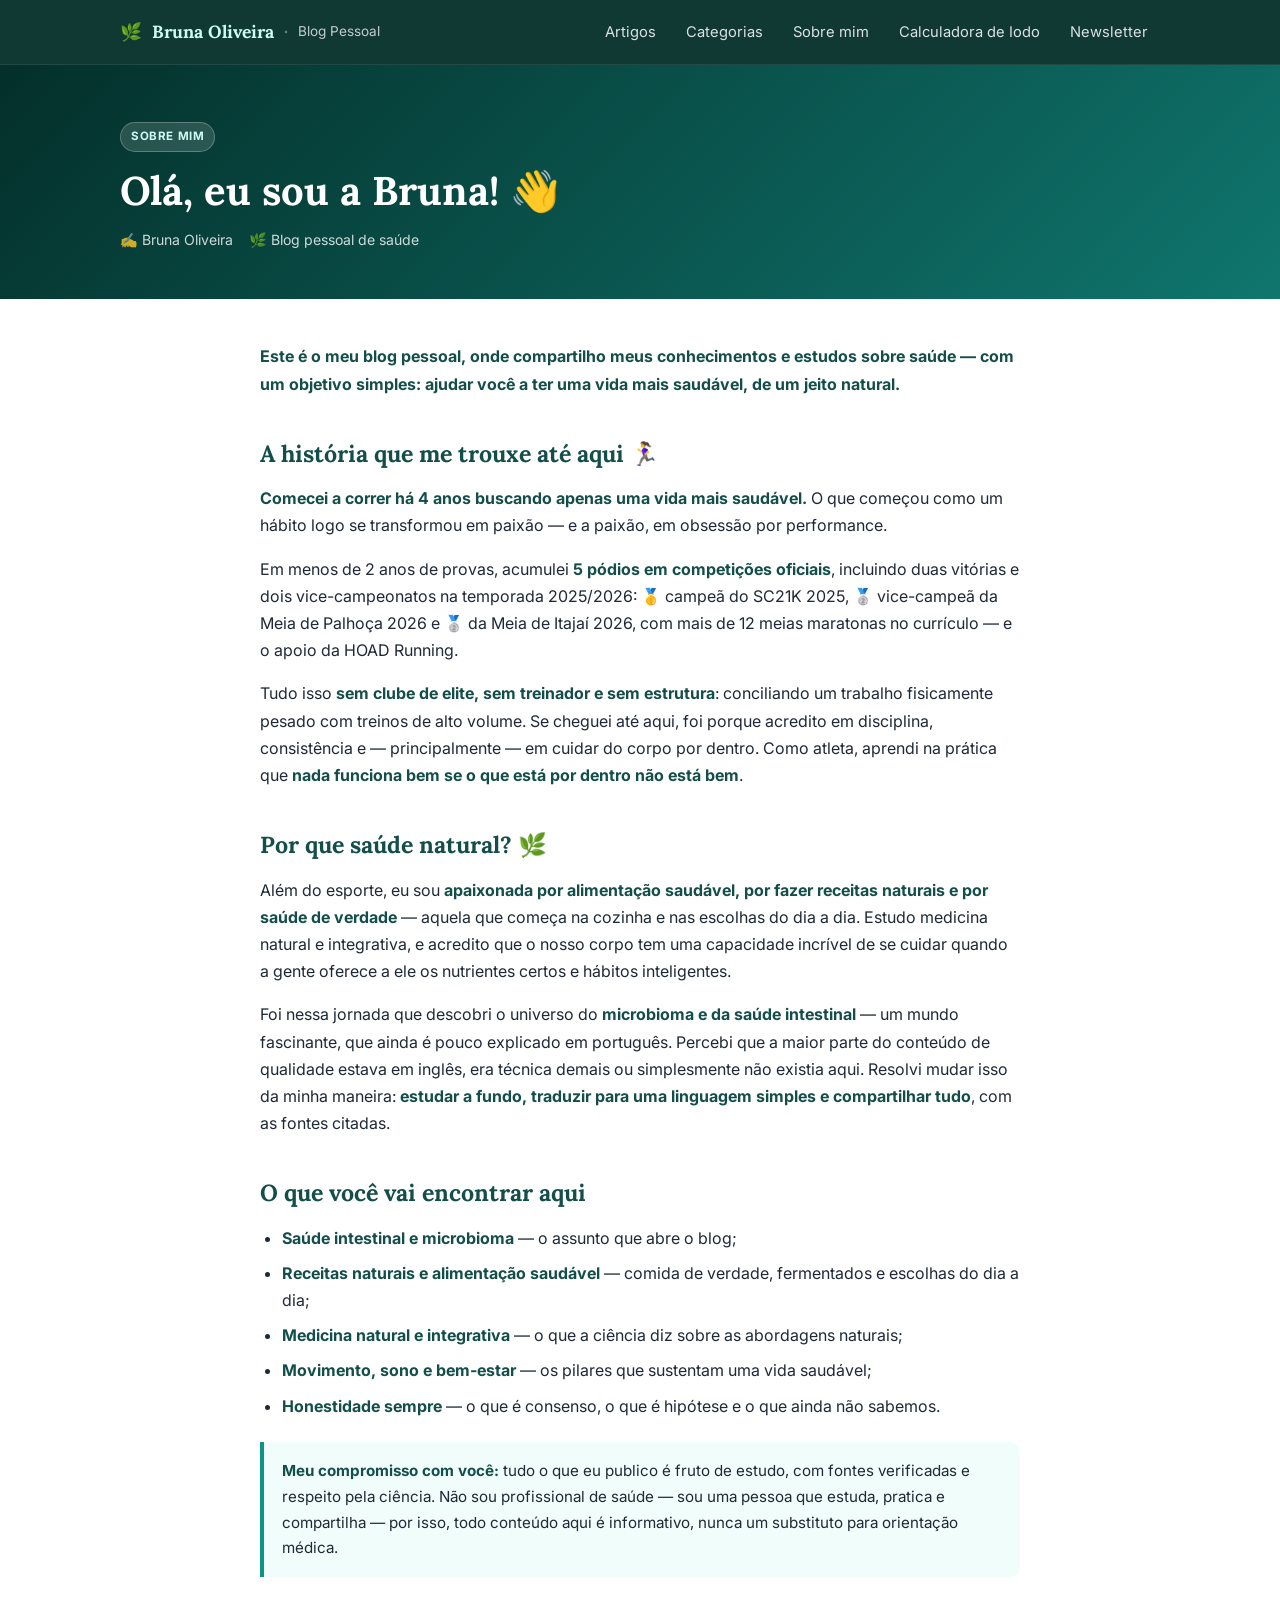
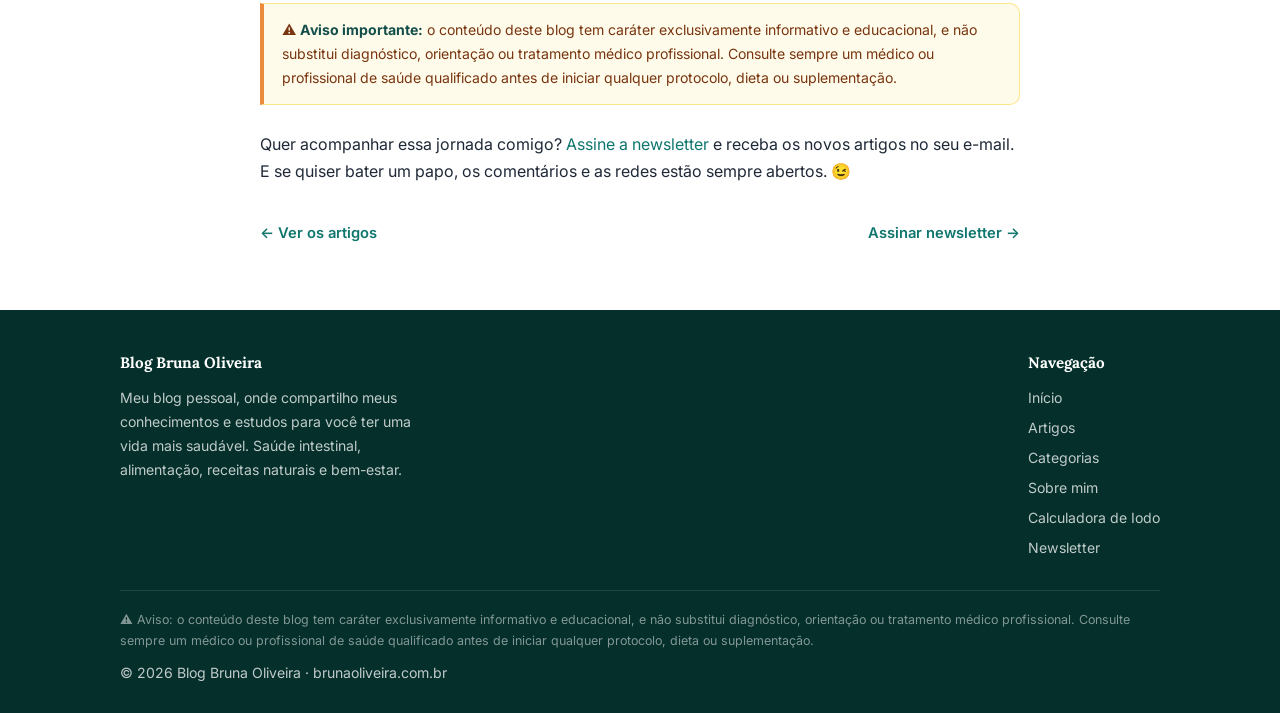
<file: sobre.html>
<!DOCTYPE html>
<html lang="pt-BR">
<head>
  <meta charset="UTF-8">
  <meta name="viewport" content="width=device-width, initial-scale=1.0">
  <title>Sobre mim — Blog Bruna Oliveira</title>
  <meta name="description" content="Conheça a Bruna Oliveira: atleta de alta performance, apaixonada por alimentação saudável, receitas naturais e medicina natural/integrativa. Este é o meu blog pessoal de saúde.">
  <meta property="og:title" content="Sobre mim — Blog Bruna Oliveira">
  <meta property="og:description" content="Atleta, apaixonada por alimentação saudável e medicina natural. Quem escreve este blog e por quê.">
  <link rel="preconnect" href="https://fonts.googleapis.com">
  <link rel="preconnect" href="https://fonts.gstatic.com" crossorigin>
  <link href="https://fonts.googleapis.com/css2?family=Inter:wght@400;500;600;700&family=Lora:ital,wght@0,400;0,600;0,700;1,400&display=swap" rel="stylesheet">
  <link rel="stylesheet" href="css/style.css">
  <link rel="icon" href="data:image/svg+xml,<svg xmlns='http://www.w3.org/2000/svg' viewBox='0 0 100 100'><text y='.9em' font-size='90'>🌿</text></svg>">
</head>
<body>

  <header class="site-header">
    <nav class="nav container" aria-label="Navegação principal">
      <a class="brand" href="index.html">
        <span>🌿</span>
        <span class="marca">Bruna Oliveira</span>
        <span class="separador">·</span>
        <span class="sub">Blog Pessoal</span>
      </a>
      <button class="nav-toggle" aria-expanded="false" aria-label="Abrir menu">☰</button>
      <ul class="nav-links">
        <li><a href="index.html#posts">Artigos</a></li>
        <li><a href="index.html#categorias">Categorias</a></li>
        <li><a href="sobre.html">Sobre mim</a></li>
        <li><a href="calculadora-iodo.html">Calculadora de Iodo</a></li>
        <li><a href="index.html#newsletter">Newsletter</a></li>
      </ul>
    </nav>
  </header>

  <section class="post-header">
    <div class="container">
      <span class="tag">Sobre mim</span>
      <h1>Olá, eu sou a Bruna! 👋</h1>
      <div class="meta-post">
        <span>✍️ Bruna Oliveira</span>
        <span>🌿 Blog pessoal de saúde</span>
      </div>
    </div>
  </section>

  <div class="post-body">
    <article class="artigo">

      <p><strong>Este é o meu blog pessoal, onde compartilho meus conhecimentos e estudos sobre saúde — com um objetivo simples: ajudar você a ter uma vida mais saudável, de um jeito natural.</strong></p>

      <h2>A história que me trouxe até aqui 🏃‍♀️</h2>
      <p><strong>Comecei a correr há 4 anos buscando apenas uma vida mais saudável.</strong> O que começou como um hábito logo se transformou em paixão — e a paixão, em obsessão por performance.</p>
      <p>Em menos de 2 anos de provas, acumulei <strong>5 pódios em competições oficiais</strong>, incluindo duas vitórias e dois vice-campeonatos na temporada 2025/2026: 🥇 campeã do SC21K 2025, 🥈 vice-campeã da Meia de Palhoça 2026 e 🥈 da Meia de Itajaí 2026, com mais de 12 meias maratonas no currículo — e o apoio da HOAD Running.</p>
      <p>Tudo isso <strong>sem clube de elite, sem treinador e sem estrutura</strong>: conciliando um trabalho fisicamente pesado com treinos de alto volume. Se cheguei até aqui, foi porque acredito em disciplina, consistência e — principalmente — em cuidar do corpo por dentro. Como atleta, aprendi na prática que <strong>nada funciona bem se o que está por dentro não está bem</strong>.</p>

      <h2>Por que saúde natural? 🌿</h2>
      <p>Além do esporte, eu sou <strong>apaixonada por alimentação saudável, por fazer receitas naturais e por saúde de verdade</strong> — aquela que começa na cozinha e nas escolhas do dia a dia. Estudo medicina natural e integrativa, e acredito que o nosso corpo tem uma capacidade incrível de se cuidar quando a gente oferece a ele os nutrientes certos e hábitos inteligentes.</p>
      <p>Foi nessa jornada que descobri o universo do <strong>microbioma e da saúde intestinal</strong> — um mundo fascinante, que ainda é pouco explicado em português. Percebi que a maior parte do conteúdo de qualidade estava em inglês, era técnica demais ou simplesmente não existia aqui. Resolvi mudar isso da minha maneira: <strong>estudar a fundo, traduzir para uma linguagem simples e compartilhar tudo</strong>, com as fontes citadas.</p>

      <h2>O que você vai encontrar aqui</h2>
      <ul>
        <li><strong>Saúde intestinal e microbioma</strong> — o assunto que abre o blog;</li>
        <li><strong>Receitas naturais e alimentação saudável</strong> — comida de verdade, fermentados e escolhas do dia a dia;</li>
        <li><strong>Medicina natural e integrativa</strong> — o que a ciência diz sobre as abordagens naturais;</li>
        <li><strong>Movimento, sono e bem-estar</strong> — os pilares que sustentam uma vida saudável;</li>
        <li><strong>Honestidade sempre</strong> — o que é consenso, o que é hipótese e o que ainda não sabemos.</li>
      </ul>

      <div class="destaque">
        <strong>Meu compromisso com você:</strong> tudo o que eu publico é fruto de estudo, com fontes verificadas e respeito pela ciência. Não sou profissional de saúde — sou uma pessoa que estuda, pratica e compartilha — por isso, todo conteúdo aqui é informativo, nunca um substituto para orientação médica.
      </div>

      <div class="aviso">⚠️ <strong>Aviso importante:</strong> o conteúdo deste blog tem caráter exclusivamente informativo e educacional, e não substitui diagnóstico, orientação ou tratamento médico profissional. Consulte sempre um médico ou profissional de saúde qualificado antes de iniciar qualquer protocolo, dieta ou suplementação.</div>

      <p>Quer acompanhar essa jornada comigo? <a href="index.html#newsletter">Assine a newsletter</a> e receba os novos artigos no seu e-mail. E se quiser bater um papo, os comentários e as redes estão sempre abertos. 😉</p>

    </article>

    <nav class="post-nav">
      <a href="index.html#posts">← Ver os artigos</a>
      <a href="index.html#newsletter">Assinar newsletter →</a>
    </nav>
  </div>

  <footer class="site-footer">
    <div class="container">
      <div class="footer-grid">
        <div>
          <h4>Blog Bruna Oliveira</h4>
          <p style="max-width:320px;">Meu blog pessoal, onde compartilho meus conhecimentos e estudos para você ter uma vida mais saudável. Saúde intestinal, alimentação, receitas naturais e bem-estar.</p>
        </div>
        <div>
          <h4>Navegação</h4>
          <ul>
            <li><a href="index.html">Início</a></li>
            <li><a href="index.html#posts">Artigos</a></li>
            <li><a href="index.html#categorias">Categorias</a></li>
            <li><a href="sobre.html">Sobre mim</a></li>
            <li><a href="calculadora-iodo.html">Calculadora de Iodo</a></li>
            <li><a href="index.html#newsletter">Newsletter</a></li>
          </ul>
        </div>
      </div>
      <p class="disclaimer">⚠️ Aviso: o conteúdo deste blog tem caráter exclusivamente informativo e educacional, e não substitui diagnóstico, orientação ou tratamento médico profissional. Consulte sempre um médico ou profissional de saúde qualificado antes de iniciar qualquer protocolo, dieta ou suplementação.</p>
      <p class="copyright">© <span data-ano>2026</span> Blog Bruna Oliveira · brunaoliveira.com.br</p>
    </div>
  </footer>

  <script src="js/main.js"></script>
</body>
</html>
</file>
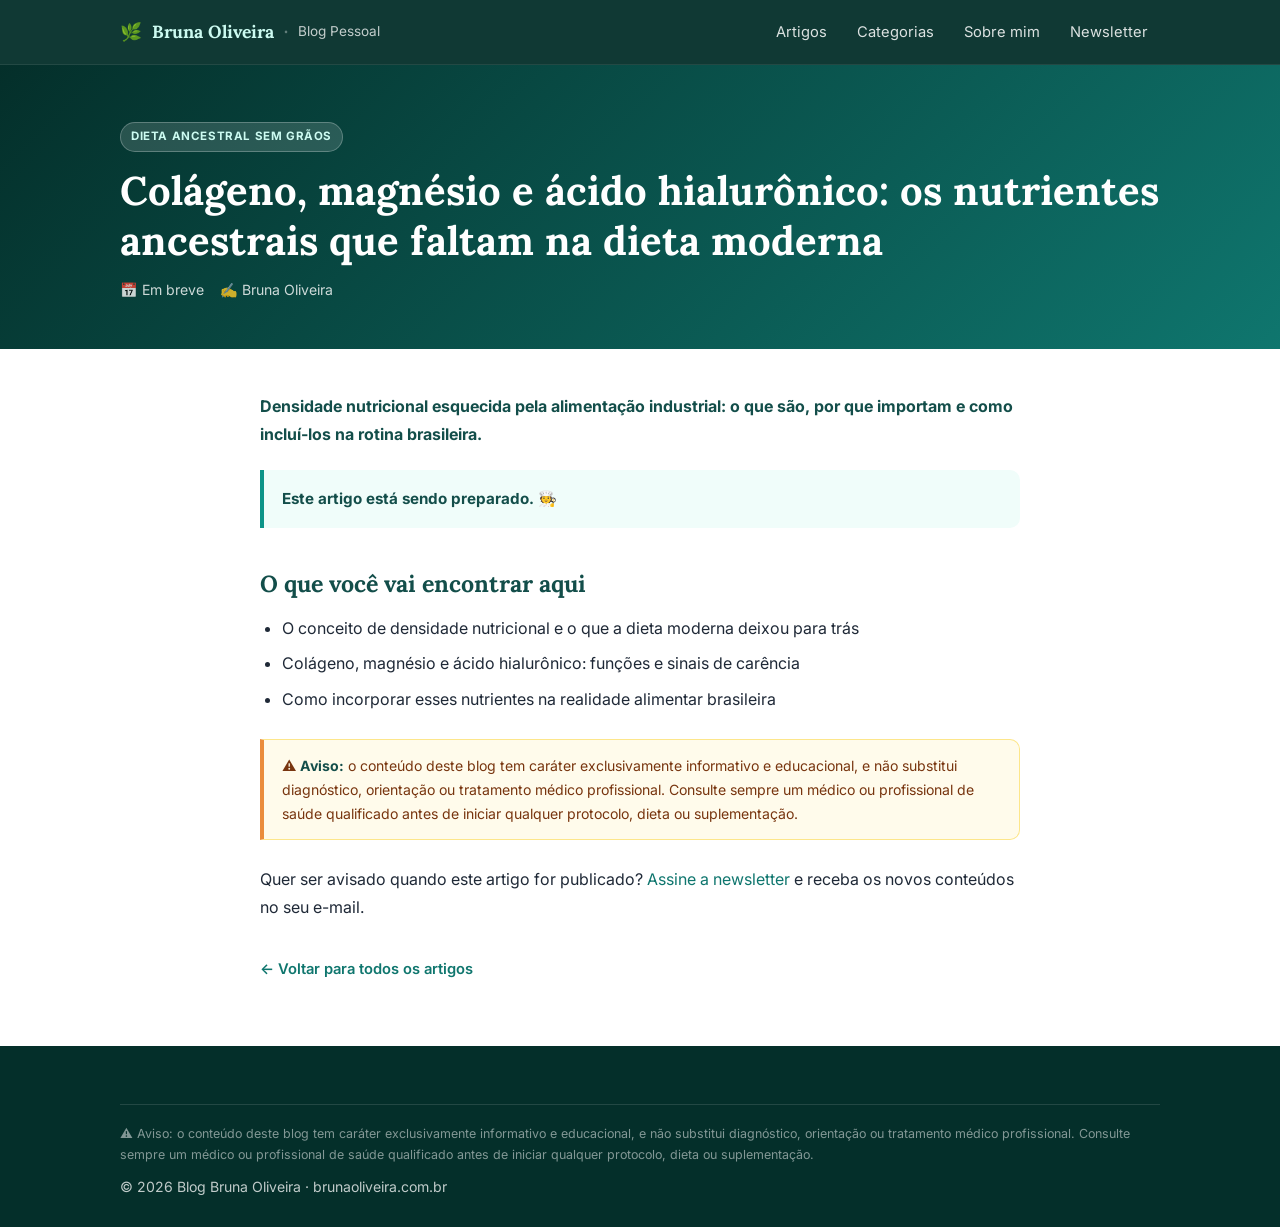
<file: posts/colageno-magnesio-acido-hialuronico-nutrientes-ancestrais.html>
<!DOCTYPE html>
<html lang="pt-BR">
<head>
  <meta charset="UTF-8">
  <meta name="viewport" content="width=device-width, initial-scale=1.0">
  <title>Colágeno, magnésio e ácido hialurônico: os nutrientes ancestrais que faltam na dieta moderna — Blog Bruna Oliveira</title>
  <meta name="description" content="Colágeno, magnésio e ácido hialurônico: os nutrientes ancestrais que faltam na dieta moderna.">
  <meta property="og:title" content="Colágeno, magnésio e ácido hialurônico: os nutrientes ancestrais que faltam na dieta moderna">
  <meta property="og:description" content="Colágeno, magnésio e ácido hialurônico: os nutrientes ancestrais que faltam na dieta moderna.">
  <link rel="preconnect" href="https://fonts.googleapis.com">
  <link rel="preconnect" href="https://fonts.gstatic.com" crossorigin>
  <link href="https://fonts.googleapis.com/css2?family=Inter:wght@400;500;600;700&family=Lora:ital,wght@0,400;0,600;0,700;1,400&display=swap" rel="stylesheet">
  <link rel="stylesheet" href="../css/style.css">
  <link rel="icon" href="data:image/svg+xml,<svg xmlns='http://www.w3.org/2000/svg' viewBox='0 0 100 100'><text y='.9em' font-size='90'>🌿</text></svg>">
</head>
<body>

  <header class="site-header">
    <nav class="nav container" aria-label="Navegação principal">
      <a class="brand" href="../index.html">
        <span>🌿</span>
        <span class="marca">Bruna Oliveira</span>
        <span class="separador">·</span>
        <span class="sub">Blog Pessoal</span>
      </a>
      <button class="nav-toggle" aria-expanded="false" aria-label="Abrir menu">☰</button>
      <ul class="nav-links">
        <li><a href="../index.html#posts">Artigos</a></li>
        <li><a href="../index.html#categorias">Categorias</a></li>
        <li><a href="../sobre.html">Sobre mim</a></li>
        <li><a href="../index.html#newsletter">Newsletter</a></li>
      </ul>
    </nav>
  </header>

  <section class="post-header">
    <div class="container">
      <span class="tag tag dieta">Dieta Ancestral Sem Grãos</span>
      <h1>Colágeno, magnésio e ácido hialurônico: os nutrientes ancestrais que faltam na dieta moderna</h1>
      <div class="meta-post">
        <span>📅 Em breve</span>
        <span>✍️ Bruna Oliveira</span>
      </div>
    </div>
  </section>

  <div class="post-body">
    <article class="artigo">

      <p><strong>Densidade nutricional esquecida pela alimentação industrial: o que são, por que importam e como incluí-los na rotina brasileira.</strong></p>

      <div class="destaque">
        <strong>Este artigo está sendo preparado.</strong> 🧑‍🍳
      </div>

      <h2>O que você vai encontrar aqui</h2>
      <ul>
        <li>O conceito de densidade nutricional e o que a dieta moderna deixou para trás</li>
        <li>Colágeno, magnésio e ácido hialurônico: funções e sinais de carência</li>
        <li>Como incorporar esses nutrientes na realidade alimentar brasileira</li>
      </ul>

      <div class="aviso">⚠️ <strong>Aviso:</strong> o conteúdo deste blog tem caráter exclusivamente informativo e educacional, e não substitui diagnóstico, orientação ou tratamento médico profissional. Consulte sempre um médico ou profissional de saúde qualificado antes de iniciar qualquer protocolo, dieta ou suplementação.</div>

      <p>Quer ser avisado quando este artigo for publicado? <a href="../index.html#newsletter">Assine a newsletter</a> e receba os novos conteúdos no seu e-mail.</p>

    </article>

    <nav class="post-nav">
      <a href="../index.html#posts">← Voltar para todos os artigos</a>
    </nav>
  </div>

  <footer class="site-footer">
    <div class="container">
      <p class="disclaimer">⚠️ Aviso: o conteúdo deste blog tem caráter exclusivamente informativo e educacional, e não substitui diagnóstico, orientação ou tratamento médico profissional. Consulte sempre um médico ou profissional de saúde qualificado antes de iniciar qualquer protocolo, dieta ou suplementação.</p>
      <p class="copyright">© <span data-ano>2026</span> Blog Bruna Oliveira · brunaoliveira.com.br</p>
    </div>
  </footer>

  <script src="../js/main.js"></script>
</body>
</html>
</file>
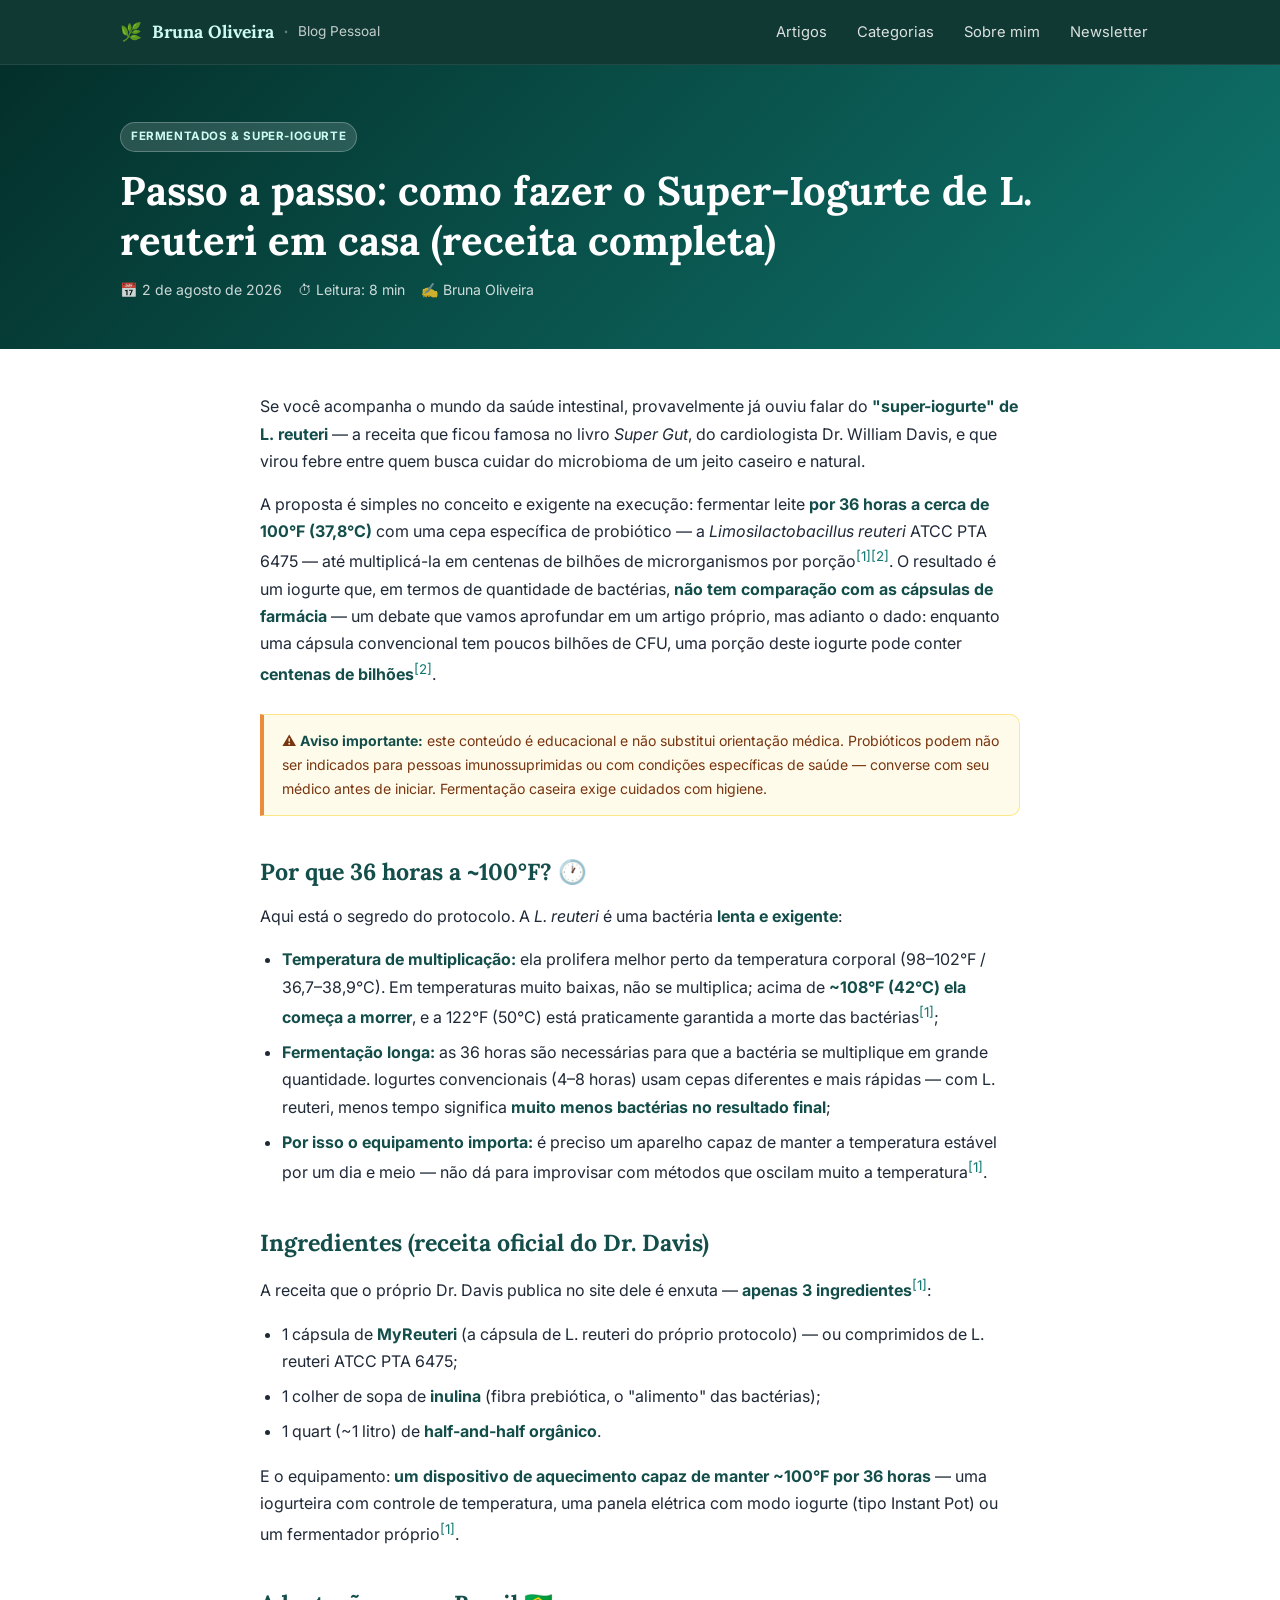
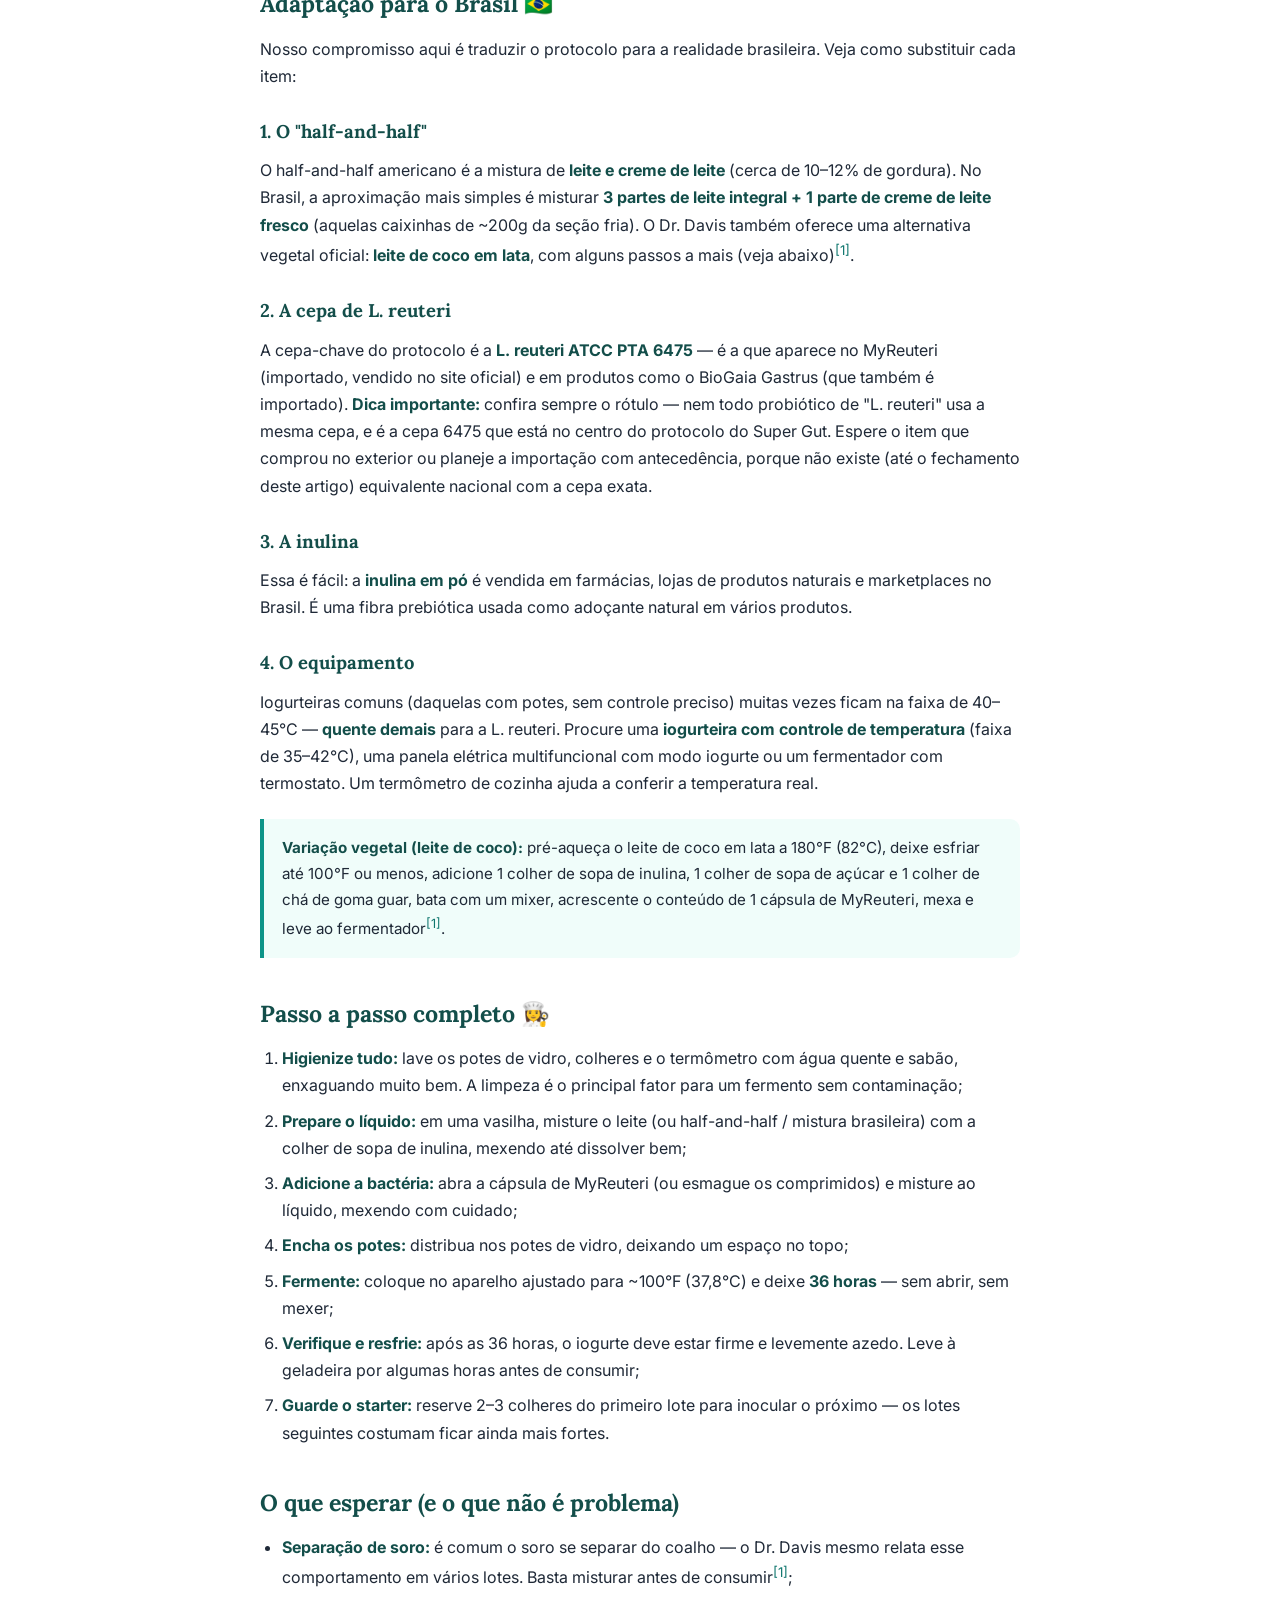
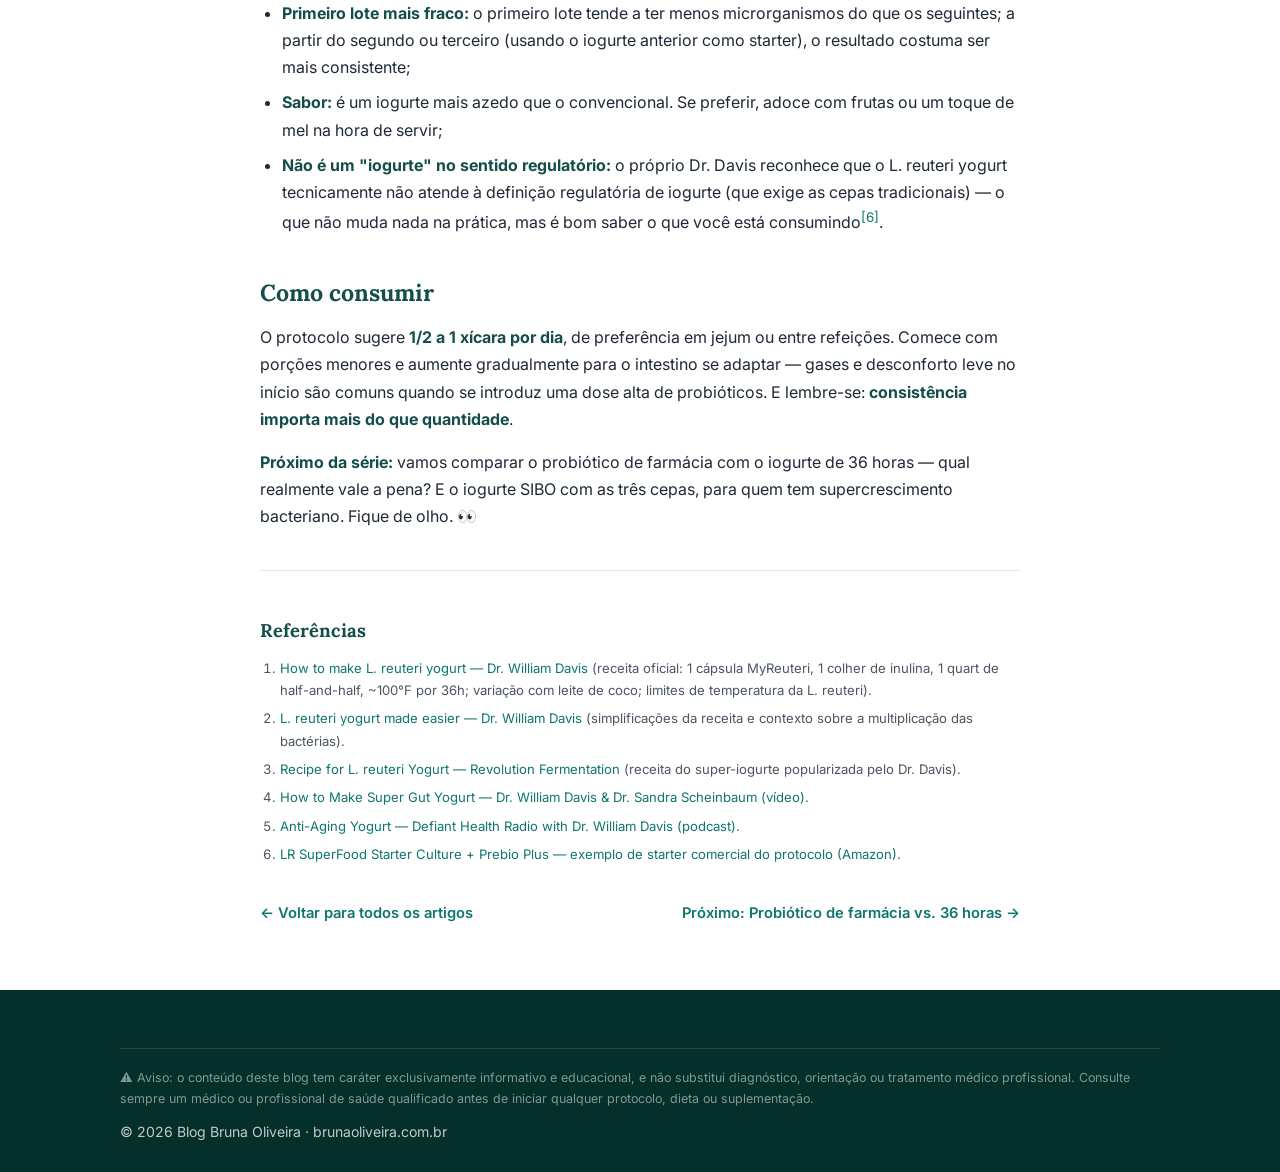
<file: posts/como-fazer-super-iogurte-l-reuteri.html>
<!DOCTYPE html>
<html lang="pt-BR">
<head>
  <meta charset="UTF-8">
  <meta name="viewport" content="width=device-width, initial-scale=1.0">
  <title>Como fazer o Super-Iogurte de L. reuteri em casa: receita completa e passo a passo — Blog Bruna Oliveira</title>
  <meta name="description" content="Aprenda a fazer o super-iogurte de L. reuteri do Dr. William Davis em casa: receita completa, temperatura (100°F/36h), ingredientes e adaptação para o Brasil.">
  <meta property="og:title" content="Passo a passo: como fazer o Super-Iogurte de L. reuteri em casa (receita completa)">
  <meta property="og:description" content="Receita oficial do Dr. William Davis, adaptada ao Brasil: ingredientes, temperatura de 100°F por 36 horas e os cuidados essenciais.">
  <link rel="preconnect" href="https://fonts.googleapis.com">
  <link rel="preconnect" href="https://fonts.gstatic.com" crossorigin>
  <link href="https://fonts.googleapis.com/css2?family=Inter:wght@400;500;600;700&family=Lora:ital,wght@0,400;0,600;0,700;1,400&display=swap" rel="stylesheet">
  <link rel="stylesheet" href="../css/style.css">
  <link rel="icon" href="data:image/svg+xml,<svg xmlns='http://www.w3.org/2000/svg' viewBox='0 0 100 100'><text y='.9em' font-size='90'>🌿</text></svg>">
</head>
<body>

  <header class="site-header">
    <nav class="nav container" aria-label="Navegação principal">
      <a class="brand" href="../index.html">
        <span>🌿</span>
        <span class="marca">Bruna Oliveira</span>
        <span class="separador">·</span>
        <span class="sub">Blog Pessoal</span>
      </a>
      <button class="nav-toggle" aria-expanded="false" aria-label="Abrir menu">☰</button>
      <ul class="nav-links">
        <li><a href="../index.html#posts">Artigos</a></li>
        <li><a href="../index.html#categorias">Categorias</a></li>
        <li><a href="../sobre.html">Sobre mim</a></li>
        <li><a href="../index.html#newsletter">Newsletter</a></li>
      </ul>
    </nav>
  </header>

  <section class="post-header">
    <div class="container">
      <span class="tag fermentados">Fermentados &amp; Super-Iogurte</span>
      <h1>Passo a passo: como fazer o Super-Iogurte de L. reuteri em casa (receita completa)</h1>
      <div class="meta-post">
        <span>📅 2 de agosto de 2026</span>
        <span>⏱ Leitura: 8 min</span>
        <span>✍️ Bruna Oliveira</span>
      </div>
    </div>
  </section>

  <div class="post-body">
    <article class="artigo">

      <p>Se você acompanha o mundo da saúde intestinal, provavelmente já ouviu falar do <strong>"super-iogurte" de L. reuteri</strong> — a receita que ficou famosa no livro <em>Super Gut</em>, do cardiologista Dr. William Davis, e que virou febre entre quem busca cuidar do microbioma de um jeito caseiro e natural.</p>

      <p>A proposta é simples no conceito e exigente na execução: fermentar leite <strong>por 36 horas a cerca de 100°F (37,8°C)</strong> com uma cepa específica de probiótico — a <em>Limosilactobacillus reuteri</em> ATCC PTA 6475 — até multiplicá-la em centenas de bilhões de microrganismos por porção<sup><a href="#ref13">[1]</a></sup><sup><a href="#ref11">[2]</a></sup>. O resultado é um iogurte que, em termos de quantidade de bactérias, <strong>não tem comparação com as cápsulas de farmácia</strong> — um debate que vamos aprofundar em um artigo próprio, mas adianto o dado: enquanto uma cápsula convencional tem poucos bilhões de CFU, uma porção deste iogurte pode conter <strong>centenas de bilhões</strong><sup><a href="#ref11">[2]</a></sup>.</p>

      <div class="aviso">⚠️ <strong>Aviso importante:</strong> este conteúdo é educacional e não substitui orientação médica. Probióticos podem não ser indicados para pessoas imunossuprimidas ou com condições específicas de saúde — converse com seu médico antes de iniciar. Fermentação caseira exige cuidados com higiene.</div>

      <h2>Por que 36 horas a ~100°F? 🕐</h2>
      <p>Aqui está o segredo do protocolo. A <em>L. reuteri</em> é uma bactéria <strong>lenta e exigente</strong>:</p>
      <ul>
        <li><strong>Temperatura de multiplicação:</strong> ela prolifera melhor perto da temperatura corporal (98–102°F / 36,7–38,9°C). Em temperaturas muito baixas, não se multiplica; acima de <strong>~108°F (42°C) ela começa a morrer</strong>, e a 122°F (50°C) está praticamente garantida a morte das bactérias<sup><a href="#ref13">[1]</a></sup>;</li>
        <li><strong>Fermentação longa:</strong> as 36 horas são necessárias para que a bactéria se multiplique em grande quantidade. Iogurtes convencionais (4–8 horas) usam cepas diferentes e mais rápidas — com L. reuteri, menos tempo significa <strong>muito menos bactérias no resultado final</strong>;</li>
        <li><strong>Por isso o equipamento importa:</strong> é preciso um aparelho capaz de manter a temperatura estável por um dia e meio — não dá para improvisar com métodos que oscilam muito a temperatura<sup><a href="#ref13">[1]</a></sup>.</li>
      </ul>

      <h2>Ingredientes (receita oficial do Dr. Davis)</h2>
      <p>A receita que o próprio Dr. Davis publica no site dele é enxuta — <strong>apenas 3 ingredientes</strong><sup><a href="#ref13">[1]</a></sup>:</p>
      <ul>
        <li>1 cápsula de <strong>MyReuteri</strong> (a cápsula de L. reuteri do próprio protocolo) — ou comprimidos de L. reuteri ATCC PTA 6475;</li>
        <li>1 colher de sopa de <strong>inulina</strong> (fibra prebiótica, o "alimento" das bactérias);</li>
        <li>1 quart (~1 litro) de <strong>half-and-half orgânico</strong>.</li>
      </ul>
      <p>E o equipamento: <strong>um dispositivo de aquecimento capaz de manter ~100°F por 36 horas</strong> — uma iogurteira com controle de temperatura, uma panela elétrica com modo iogurte (tipo Instant Pot) ou um fermentador próprio<sup><a href="#ref13">[1]</a></sup>.</p>

      <h2>Adaptação para o Brasil 🇧🇷</h2>
      <p>Nosso compromisso aqui é traduzir o protocolo para a realidade brasileira. Veja como substituir cada item:</p>
      <h3>1. O "half-and-half"</h3>
      <p>O half-and-half americano é a mistura de <strong>leite e creme de leite</strong> (cerca de 10–12% de gordura). No Brasil, a aproximação mais simples é misturar <strong>3 partes de leite integral + 1 parte de creme de leite fresco</strong> (aquelas caixinhas de ~200g da seção fria). O Dr. Davis também oferece uma alternativa vegetal oficial: <strong>leite de coco em lata</strong>, com alguns passos a mais (veja abaixo)<sup><a href="#ref13">[1]</a></sup>.</p>
      <h3>2. A cepa de L. reuteri</h3>
      <p>A cepa-chave do protocolo é a <strong>L. reuteri ATCC PTA 6475</strong> — é a que aparece no MyReuteri (importado, vendido no site oficial) e em produtos como o BioGaia Gastrus (que também é importado). <strong>Dica importante:</strong> confira sempre o rótulo — nem todo probiótico de "L. reuteri" usa a mesma cepa, e é a cepa 6475 que está no centro do protocolo do Super Gut. Espere o item que comprou no exterior ou planeje a importação com antecedência, porque não existe (até o fechamento deste artigo) equivalente nacional com a cepa exata.</p>
      <h3>3. A inulina</h3>
      <p>Essa é fácil: a <strong>inulina em pó</strong> é vendida em farmácias, lojas de produtos naturais e marketplaces no Brasil. É uma fibra prebiótica usada como adoçante natural em vários produtos.</p>
      <h3>4. O equipamento</h3>
      <p>Iogurteiras comuns (daquelas com potes, sem controle preciso) muitas vezes ficam na faixa de 40–45°C — <strong>quente demais</strong> para a L. reuteri. Procure uma <strong>iogurteira com controle de temperatura</strong> (faixa de 35–42°C), uma panela elétrica multifuncional com modo iogurte ou um fermentador com termostato. Um termômetro de cozinha ajuda a conferir a temperatura real.</p>

      <div class="destaque">
        <strong>Variação vegetal (leite de coco):</strong> pré-aqueça o leite de coco em lata a 180°F (82°C), deixe esfriar até 100°F ou menos, adicione 1 colher de sopa de inulina, 1 colher de sopa de açúcar e 1 colher de chá de goma guar, bata com um mixer, acrescente o conteúdo de 1 cápsula de MyReuteri, mexa e leve ao fermentador<sup><a href="#ref13">[1]</a></sup>.
      </div>

      <h2>Passo a passo completo 👩‍🍳</h2>
      <ol>
        <li><strong>Higienize tudo:</strong> lave os potes de vidro, colheres e o termômetro com água quente e sabão, enxaguando muito bem. A limpeza é o principal fator para um fermento sem contaminação;</li>
        <li><strong>Prepare o líquido:</strong> em uma vasilha, misture o leite (ou half-and-half / mistura brasileira) com a colher de sopa de inulina, mexendo até dissolver bem;</li>
        <li><strong>Adicione a bactéria:</strong> abra a cápsula de MyReuteri (ou esmague os comprimidos) e misture ao líquido, mexendo com cuidado;</li>
        <li><strong>Encha os potes:</strong> distribua nos potes de vidro, deixando um espaço no topo;</li>
        <li><strong>Fermente:</strong> coloque no aparelho ajustado para ~100°F (37,8°C) e deixe <strong>36 horas</strong> — sem abrir, sem mexer;</li>
        <li><strong>Verifique e resfrie:</strong> após as 36 horas, o iogurte deve estar firme e levemente azedo. Leve à geladeira por algumas horas antes de consumir;</li>
        <li><strong>Guarde o starter:</strong> reserve 2–3 colheres do primeiro lote para inocular o próximo — os lotes seguintes costumam ficar ainda mais fortes.</li>
      </ol>

      <h2>O que esperar (e o que não é problema)</h2>
      <ul>
        <li><strong>Separação de soro:</strong> é comum o soro se separar do coalho — o Dr. Davis mesmo relata esse comportamento em vários lotes. Basta misturar antes de consumir<sup><a href="#ref13">[1]</a></sup>;</li>
        <li><strong>Primeiro lote mais fraco:</strong> o primeiro lote tende a ter menos microrganismos do que os seguintes; a partir do segundo ou terceiro (usando o iogurte anterior como starter), o resultado costuma ser mais consistente;</li>
        <li><strong>Sabor:</strong> é um iogurte mais azedo que o convencional. Se preferir, adoce com frutas ou um toque de mel na hora de servir;</li>
        <li><strong>Não é um "iogurte" no sentido regulatório:</strong> o próprio Dr. Davis reconhece que o L. reuteri yogurt tecnicamente não atende à definição regulatória de iogurte (que exige as cepas tradicionais) — o que não muda nada na prática, mas é bom saber o que você está consumindo<sup><a href="#ref6">[6]</a></sup>.</li>
      </ul>

      <h2>Como consumir</h2>
      <p>O protocolo sugere <strong>1/2 a 1 xícara por dia</strong>, de preferência em jejum ou entre refeições. Comece com porções menores e aumente gradualmente para o intestino se adaptar — gases e desconforto leve no início são comuns quando se introduz uma dose alta de probióticos. E lembre-se: <strong>consistência importa mais do que quantidade</strong>.</p>

      <p><strong>Próximo da série:</strong> vamos comparar o probiótico de farmácia com o iogurte de 36 horas — qual realmente vale a pena? E o iogurte SIBO com as três cepas, para quem tem supercrescimento bacteriano. Fique de olho. 👀</p>

      <section class="refs">
        <h3>Referências</h3>
        <ol>
          <li id="ref13"><a href="https://drdavisinfinitehealth.com/2024/09/how-to-make-l-reuteri-yogurt/" target="_blank" rel="noopener">How to make L. reuteri yogurt — Dr. William Davis</a> (receita oficial: 1 cápsula MyReuteri, 1 colher de inulina, 1 quart de half-and-half, ~100°F por 36h; variação com leite de coco; limites de temperatura da L. reuteri).</li>
          <li id="ref11"><a href="https://drdavisinfinitehealth.com/2025/07/l-reuteri-yogurt-made-easier/" target="_blank" rel="noopener">L. reuteri yogurt made easier — Dr. William Davis</a> (simplificações da receita e contexto sobre a multiplicação das bactérias).</li>
          <li id="ref7"><a href="https://revolutionfermentation.com/en/blogs/yogurt/l-reuteri-yogurt-recipe/" target="_blank" rel="noopener">Recipe for L. reuteri Yogurt — Revolution Fermentation</a> (receita do super-iogurte popularizada pelo Dr. Davis).</li>
          <li id="ref6"><a href="https://www.youtube.com/watch?v=yZ2UkN1TVuk" target="_blank" rel="noopener">How to Make Super Gut Yogurt — Dr. William Davis &amp; Dr. Sandra Scheinbaum (vídeo)</a>.</li>
          <li id="ref16"><a href="https://music.amazon.de/podcasts/d7e17cef-ee22-4d4d-b5af-1bc83df3b4d7/episodes/f725471f-5828-4c9d-b7cd-8dcc61fc37b2/defiant-health-radio-with-dr-william-davis-anti-aging-yogurt" target="_blank" rel="noopener">Anti-Aging Yogurt — Defiant Health Radio with Dr. William Davis (podcast)</a>.</li>
          <li id="ref17"><a href="https://www.amazon.ca/SuperFood-ProBiotic-Recommended-Cultured-Lactobacillus/dp/B09V1VNYGB" target="_blank" rel="noopener">LR SuperFood Starter Culture + Prebio Plus — exemplo de starter comercial do protocolo (Amazon)</a>.</li>
        </ol>
      </section>

    </article>

    <nav class="post-nav">
      <a href="../index.html#posts">← Voltar para todos os artigos</a>
      <a href="probiotico-farmacia-vs-iogurte-36-horas.html">Próximo: Probiótico de farmácia vs. 36 horas →</a>
    </nav>
  </div>

  <footer class="site-footer">
    <div class="container">
      <p class="disclaimer">⚠️ Aviso: o conteúdo deste blog tem caráter exclusivamente informativo e educacional, e não substitui diagnóstico, orientação ou tratamento médico profissional. Consulte sempre um médico ou profissional de saúde qualificado antes de iniciar qualquer protocolo, dieta ou suplementação.</p>
      <p class="copyright">© <span data-ano>2026</span> Blog Bruna Oliveira · brunaoliveira.com.br</p>
    </div>
  </footer>

  <script src="../js/main.js"></script>
</body>
</html>
</file>
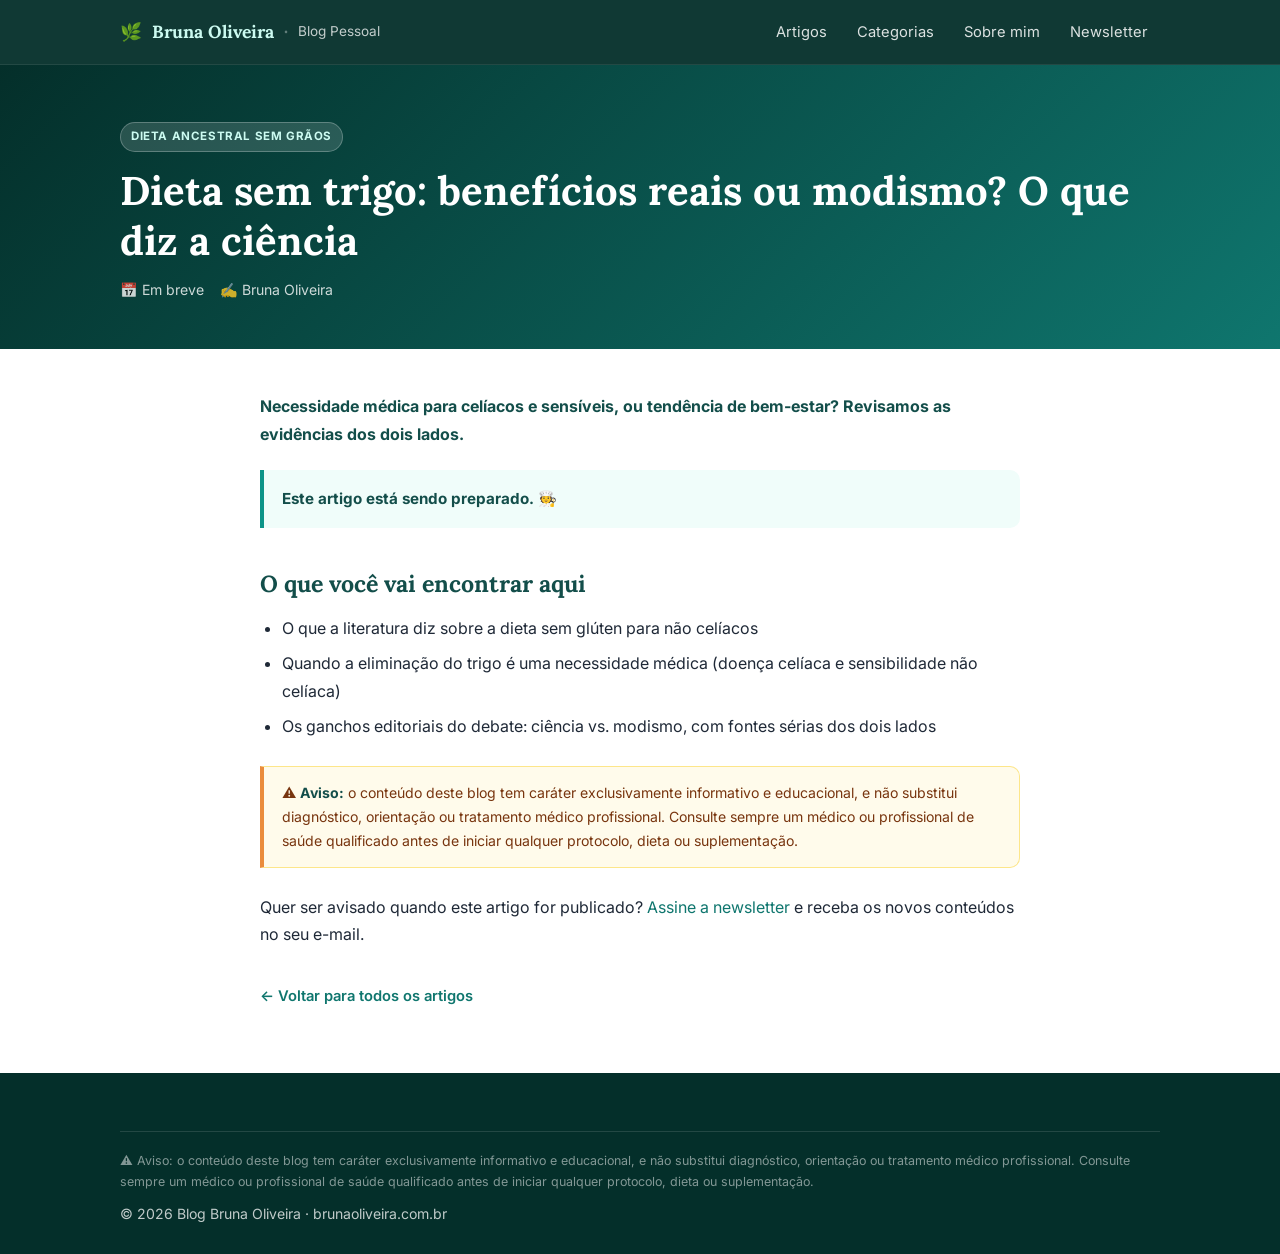
<file: posts/dieta-sem-trigo-beneficios-ou-modismo.html>
<!DOCTYPE html>
<html lang="pt-BR">
<head>
  <meta charset="UTF-8">
  <meta name="viewport" content="width=device-width, initial-scale=1.0">
  <title>Dieta sem trigo: benefícios reais ou modismo? O que diz a ciência — Blog Bruna Oliveira</title>
  <meta name="description" content="Dieta sem trigo: benefícios reais ou modismo? Revisão das evidências científicas dos dois lados.">
  <meta property="og:title" content="Dieta sem trigo: benefícios reais ou modismo? O que diz a ciência">
  <meta property="og:description" content="Dieta sem trigo: benefícios reais ou modismo? Revisão das evidências científicas dos dois lados.">
  <link rel="preconnect" href="https://fonts.googleapis.com">
  <link rel="preconnect" href="https://fonts.gstatic.com" crossorigin>
  <link href="https://fonts.googleapis.com/css2?family=Inter:wght@400;500;600;700&family=Lora:ital,wght@0,400;0,600;0,700;1,400&display=swap" rel="stylesheet">
  <link rel="stylesheet" href="../css/style.css">
  <link rel="icon" href="data:image/svg+xml,<svg xmlns='http://www.w3.org/2000/svg' viewBox='0 0 100 100'><text y='.9em' font-size='90'>🌿</text></svg>">
</head>
<body>

  <header class="site-header">
    <nav class="nav container" aria-label="Navegação principal">
      <a class="brand" href="../index.html">
        <span>🌿</span>
        <span class="marca">Bruna Oliveira</span>
        <span class="separador">·</span>
        <span class="sub">Blog Pessoal</span>
      </a>
      <button class="nav-toggle" aria-expanded="false" aria-label="Abrir menu">☰</button>
      <ul class="nav-links">
        <li><a href="../index.html#posts">Artigos</a></li>
        <li><a href="../index.html#categorias">Categorias</a></li>
        <li><a href="../sobre.html">Sobre mim</a></li>
        <li><a href="../index.html#newsletter">Newsletter</a></li>
      </ul>
    </nav>
  </header>

  <section class="post-header">
    <div class="container">
      <span class="tag tag dieta">Dieta Ancestral Sem Grãos</span>
      <h1>Dieta sem trigo: benefícios reais ou modismo? O que diz a ciência</h1>
      <div class="meta-post">
        <span>📅 Em breve</span>
        <span>✍️ Bruna Oliveira</span>
      </div>
    </div>
  </section>

  <div class="post-body">
    <article class="artigo">

      <p><strong>Necessidade médica para celíacos e sensíveis, ou tendência de bem-estar? Revisamos as evidências dos dois lados.</strong></p>

      <div class="destaque">
        <strong>Este artigo está sendo preparado.</strong> 🧑‍🍳
      </div>

      <h2>O que você vai encontrar aqui</h2>
      <ul>
        <li>O que a literatura diz sobre a dieta sem glúten para não celíacos</li>
        <li>Quando a eliminação do trigo é uma necessidade médica (doença celíaca e sensibilidade não celíaca)</li>
        <li>Os ganchos editoriais do debate: ciência vs. modismo, com fontes sérias dos dois lados</li>
      </ul>

      <div class="aviso">⚠️ <strong>Aviso:</strong> o conteúdo deste blog tem caráter exclusivamente informativo e educacional, e não substitui diagnóstico, orientação ou tratamento médico profissional. Consulte sempre um médico ou profissional de saúde qualificado antes de iniciar qualquer protocolo, dieta ou suplementação.</div>

      <p>Quer ser avisado quando este artigo for publicado? <a href="../index.html#newsletter">Assine a newsletter</a> e receba os novos conteúdos no seu e-mail.</p>

    </article>

    <nav class="post-nav">
      <a href="../index.html#posts">← Voltar para todos os artigos</a>
    </nav>
  </div>

  <footer class="site-footer">
    <div class="container">
      <p class="disclaimer">⚠️ Aviso: o conteúdo deste blog tem caráter exclusivamente informativo e educacional, e não substitui diagnóstico, orientação ou tratamento médico profissional. Consulte sempre um médico ou profissional de saúde qualificado antes de iniciar qualquer protocolo, dieta ou suplementação.</p>
      <p class="copyright">© <span data-ano>2026</span> Blog Bruna Oliveira · brunaoliveira.com.br</p>
    </div>
  </footer>

  <script src="../js/main.js"></script>
</body>
</html>
</file>
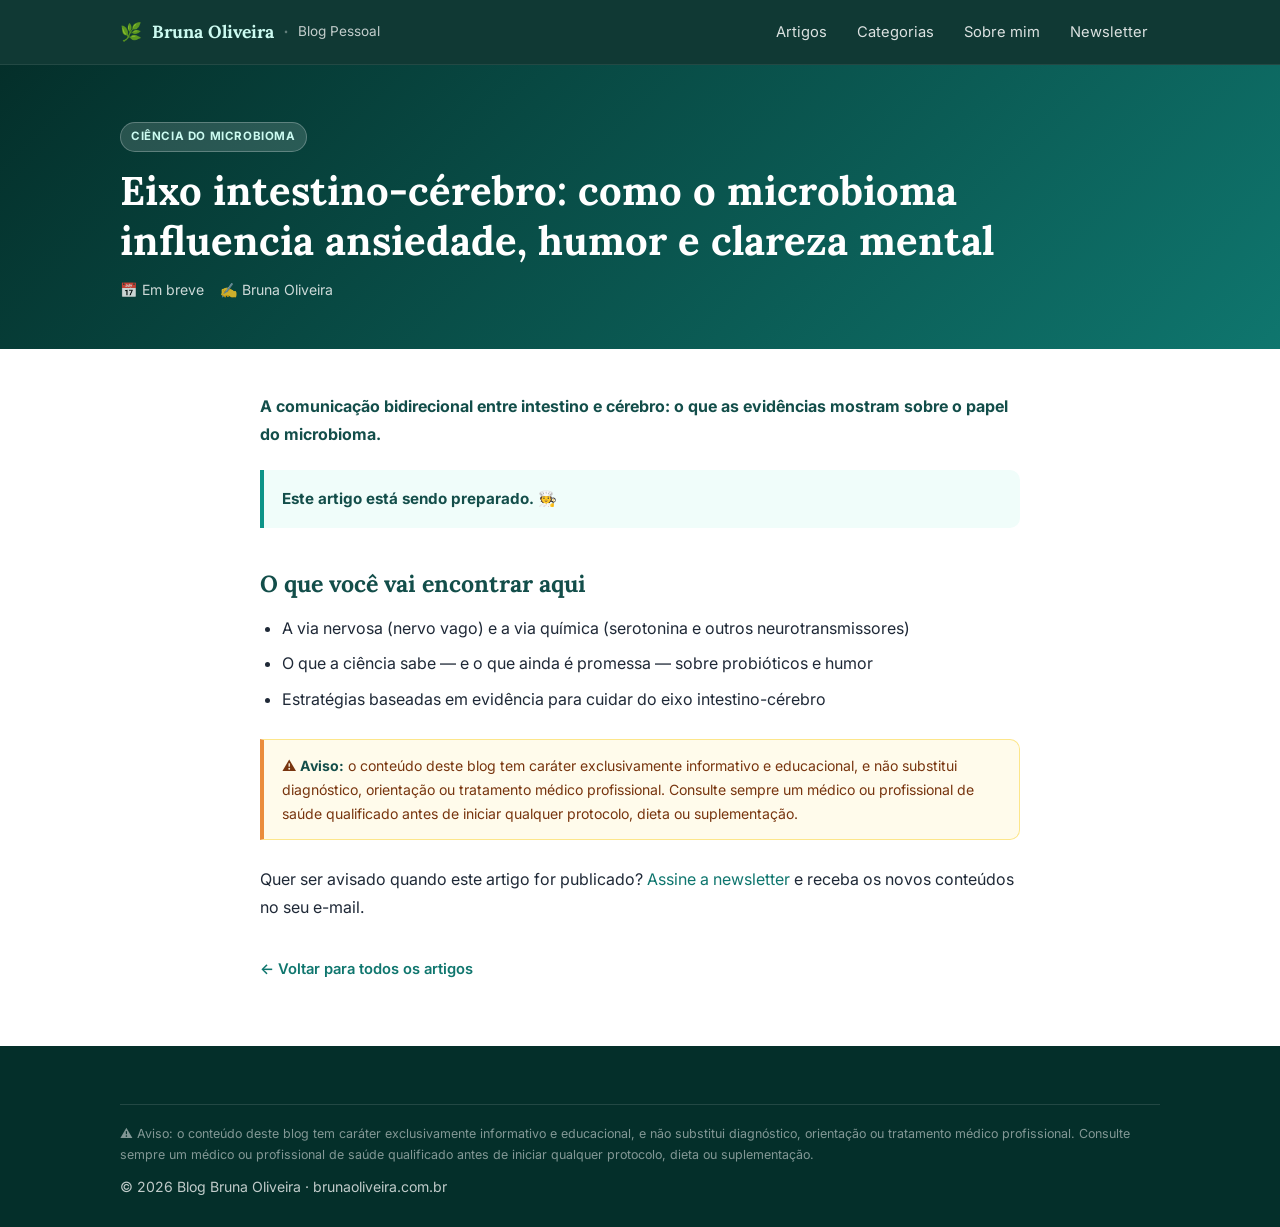
<file: posts/eixo-intestino-cerebro-microbioma-ansiedade.html>
<!DOCTYPE html>
<html lang="pt-BR">
<head>
  <meta charset="UTF-8">
  <meta name="viewport" content="width=device-width, initial-scale=1.0">
  <title>Eixo intestino-cérebro: como o microbioma influencia ansiedade, humor e clareza mental — Blog Bruna Oliveira</title>
  <meta name="description" content="Eixo intestino-cérebro: como o microbioma influencia ansiedade, humor e clareza mental.">
  <meta property="og:title" content="Eixo intestino-cérebro: como o microbioma influencia ansiedade, humor e clareza mental">
  <meta property="og:description" content="Eixo intestino-cérebro: como o microbioma influencia ansiedade, humor e clareza mental.">
  <link rel="preconnect" href="https://fonts.googleapis.com">
  <link rel="preconnect" href="https://fonts.gstatic.com" crossorigin>
  <link href="https://fonts.googleapis.com/css2?family=Inter:wght@400;500;600;700&family=Lora:ital,wght@0,400;0,600;0,700;1,400&display=swap" rel="stylesheet">
  <link rel="stylesheet" href="../css/style.css">
  <link rel="icon" href="data:image/svg+xml,<svg xmlns='http://www.w3.org/2000/svg' viewBox='0 0 100 100'><text y='.9em' font-size='90'>🌿</text></svg>">
</head>
<body>

  <header class="site-header">
    <nav class="nav container" aria-label="Navegação principal">
      <a class="brand" href="../index.html">
        <span>🌿</span>
        <span class="marca">Bruna Oliveira</span>
        <span class="separador">·</span>
        <span class="sub">Blog Pessoal</span>
      </a>
      <button class="nav-toggle" aria-expanded="false" aria-label="Abrir menu">☰</button>
      <ul class="nav-links">
        <li><a href="../index.html#posts">Artigos</a></li>
        <li><a href="../index.html#categorias">Categorias</a></li>
        <li><a href="../sobre.html">Sobre mim</a></li>
        <li><a href="../index.html#newsletter">Newsletter</a></li>
      </ul>
    </nav>
  </header>

  <section class="post-header">
    <div class="container">
      <span class="tag">Ciência do Microbioma</span>
      <h1>Eixo intestino-cérebro: como o microbioma influencia ansiedade, humor e clareza mental</h1>
      <div class="meta-post">
        <span>📅 Em breve</span>
        <span>✍️ Bruna Oliveira</span>
      </div>
    </div>
  </section>

  <div class="post-body">
    <article class="artigo">

      <p><strong>A comunicação bidirecional entre intestino e cérebro: o que as evidências mostram sobre o papel do microbioma.</strong></p>

      <div class="destaque">
        <strong>Este artigo está sendo preparado.</strong> 🧑‍🍳
      </div>

      <h2>O que você vai encontrar aqui</h2>
      <ul>
        <li>A via nervosa (nervo vago) e a via química (serotonina e outros neurotransmissores)</li>
        <li>O que a ciência sabe — e o que ainda é promessa — sobre probióticos e humor</li>
        <li>Estratégias baseadas em evidência para cuidar do eixo intestino-cérebro</li>
      </ul>

      <div class="aviso">⚠️ <strong>Aviso:</strong> o conteúdo deste blog tem caráter exclusivamente informativo e educacional, e não substitui diagnóstico, orientação ou tratamento médico profissional. Consulte sempre um médico ou profissional de saúde qualificado antes de iniciar qualquer protocolo, dieta ou suplementação.</div>

      <p>Quer ser avisado quando este artigo for publicado? <a href="../index.html#newsletter">Assine a newsletter</a> e receba os novos conteúdos no seu e-mail.</p>

    </article>

    <nav class="post-nav">
      <a href="../index.html#posts">← Voltar para todos os artigos</a>
    </nav>
  </div>

  <footer class="site-footer">
    <div class="container">
      <p class="disclaimer">⚠️ Aviso: o conteúdo deste blog tem caráter exclusivamente informativo e educacional, e não substitui diagnóstico, orientação ou tratamento médico profissional. Consulte sempre um médico ou profissional de saúde qualificado antes de iniciar qualquer protocolo, dieta ou suplementação.</p>
      <p class="copyright">© <span data-ano>2026</span> Blog Bruna Oliveira · brunaoliveira.com.br</p>
    </div>
  </footer>

  <script src="../js/main.js"></script>
</body>
</html>
</file>
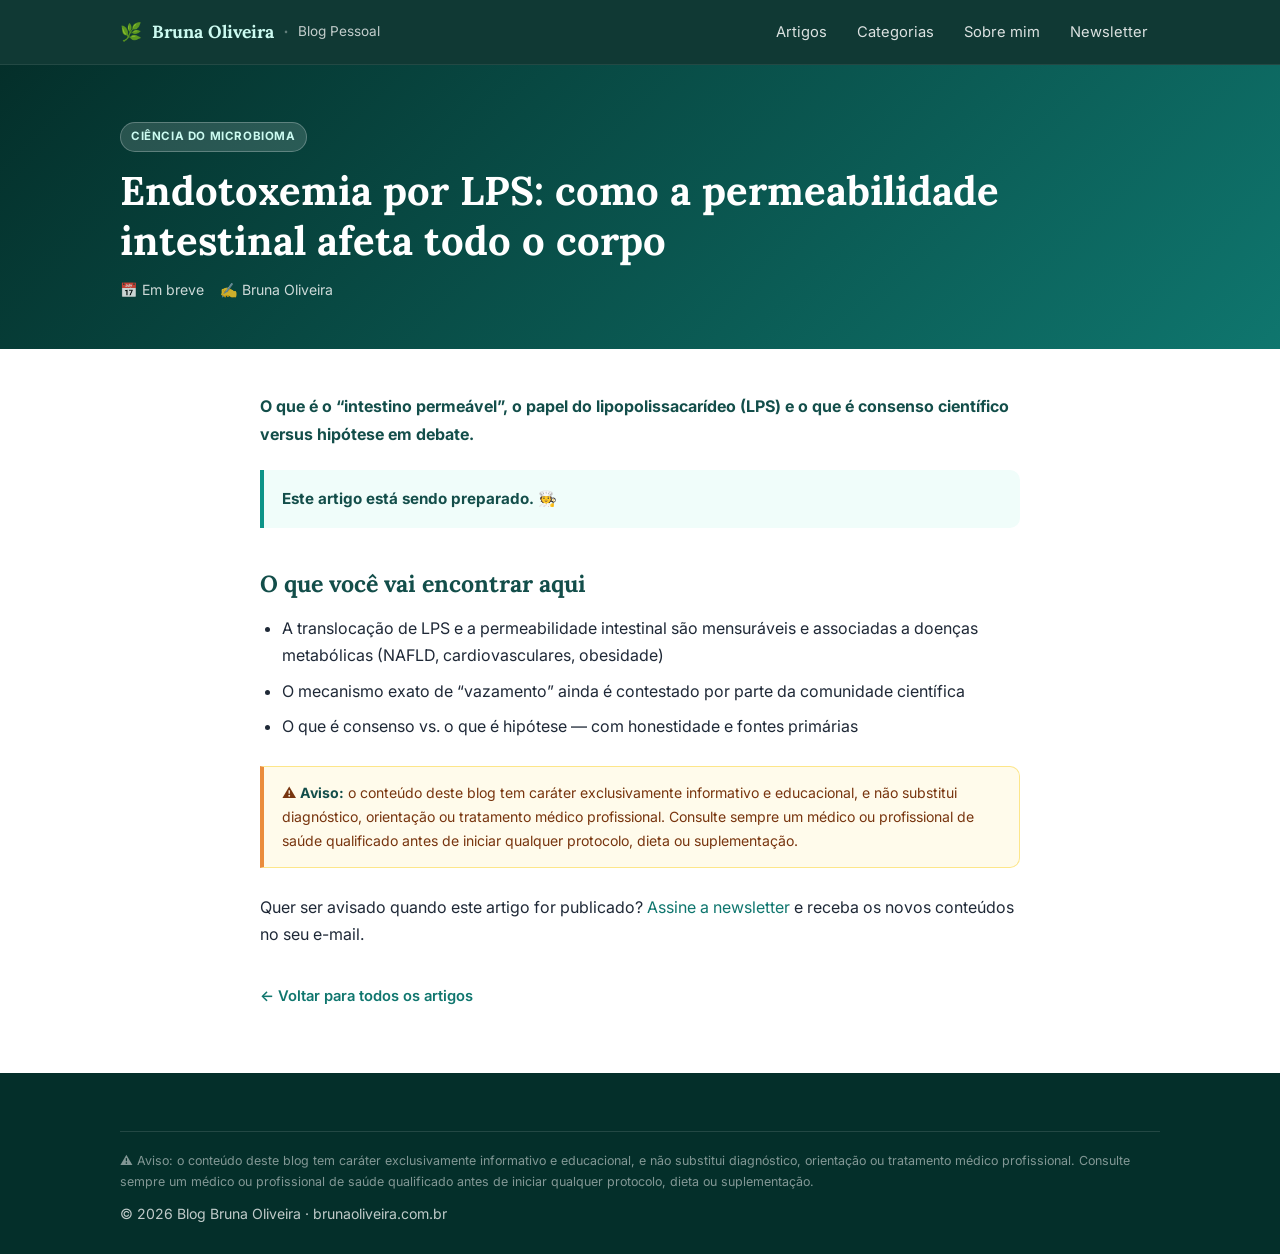
<file: posts/endotoxemia-lps-permeabilidade-intestinal.html>
<!DOCTYPE html>
<html lang="pt-BR">
<head>
  <meta charset="UTF-8">
  <meta name="viewport" content="width=device-width, initial-scale=1.0">
  <title>Endotoxemia por LPS: como a permeabilidade intestinal afeta todo o corpo — Blog Bruna Oliveira</title>
  <meta name="description" content="Endotoxemia por LPS e permeabilidade intestinal: o mecanismo debatido que liga o intestino ao resto do corpo.">
  <meta property="og:title" content="Endotoxemia por LPS: como a permeabilidade intestinal afeta todo o corpo">
  <meta property="og:description" content="Endotoxemia por LPS e permeabilidade intestinal: o mecanismo debatido que liga o intestino ao resto do corpo.">
  <link rel="preconnect" href="https://fonts.googleapis.com">
  <link rel="preconnect" href="https://fonts.gstatic.com" crossorigin>
  <link href="https://fonts.googleapis.com/css2?family=Inter:wght@400;500;600;700&family=Lora:ital,wght@0,400;0,600;0,700;1,400&display=swap" rel="stylesheet">
  <link rel="stylesheet" href="../css/style.css">
  <link rel="icon" href="data:image/svg+xml,<svg xmlns='http://www.w3.org/2000/svg' viewBox='0 0 100 100'><text y='.9em' font-size='90'>🌿</text></svg>">
</head>
<body>

  <header class="site-header">
    <nav class="nav container" aria-label="Navegação principal">
      <a class="brand" href="../index.html">
        <span>🌿</span>
        <span class="marca">Bruna Oliveira</span>
        <span class="separador">·</span>
        <span class="sub">Blog Pessoal</span>
      </a>
      <button class="nav-toggle" aria-expanded="false" aria-label="Abrir menu">☰</button>
      <ul class="nav-links">
        <li><a href="../index.html#posts">Artigos</a></li>
        <li><a href="../index.html#categorias">Categorias</a></li>
        <li><a href="../sobre.html">Sobre mim</a></li>
        <li><a href="../index.html#newsletter">Newsletter</a></li>
      </ul>
    </nav>
  </header>

  <section class="post-header">
    <div class="container">
      <span class="tag">Ciência do Microbioma</span>
      <h1>Endotoxemia por LPS: como a permeabilidade intestinal afeta todo o corpo</h1>
      <div class="meta-post">
        <span>📅 Em breve</span>
        <span>✍️ Bruna Oliveira</span>
      </div>
    </div>
  </section>

  <div class="post-body">
    <article class="artigo">

      <p><strong>O que é o “intestino permeável”, o papel do lipopolissacarídeo (LPS) e o que é consenso científico versus hipótese em debate.</strong></p>

      <div class="destaque">
        <strong>Este artigo está sendo preparado.</strong> 🧑‍🍳
      </div>

      <h2>O que você vai encontrar aqui</h2>
      <ul>
        <li>A translocação de LPS e a permeabilidade intestinal são mensuráveis e associadas a doenças metabólicas (NAFLD, cardiovasculares, obesidade)</li>
        <li>O mecanismo exato de “vazamento” ainda é contestado por parte da comunidade científica</li>
        <li>O que é consenso vs. o que é hipótese — com honestidade e fontes primárias</li>
      </ul>

      <div class="aviso">⚠️ <strong>Aviso:</strong> o conteúdo deste blog tem caráter exclusivamente informativo e educacional, e não substitui diagnóstico, orientação ou tratamento médico profissional. Consulte sempre um médico ou profissional de saúde qualificado antes de iniciar qualquer protocolo, dieta ou suplementação.</div>

      <p>Quer ser avisado quando este artigo for publicado? <a href="../index.html#newsletter">Assine a newsletter</a> e receba os novos conteúdos no seu e-mail.</p>

    </article>

    <nav class="post-nav">
      <a href="../index.html#posts">← Voltar para todos os artigos</a>
    </nav>
  </div>

  <footer class="site-footer">
    <div class="container">
      <p class="disclaimer">⚠️ Aviso: o conteúdo deste blog tem caráter exclusivamente informativo e educacional, e não substitui diagnóstico, orientação ou tratamento médico profissional. Consulte sempre um médico ou profissional de saúde qualificado antes de iniciar qualquer protocolo, dieta ou suplementação.</p>
      <p class="copyright">© <span data-ano>2026</span> Blog Bruna Oliveira · brunaoliveira.com.br</p>
    </div>
  </footer>

  <script src="../js/main.js"></script>
</body>
</html>
</file>
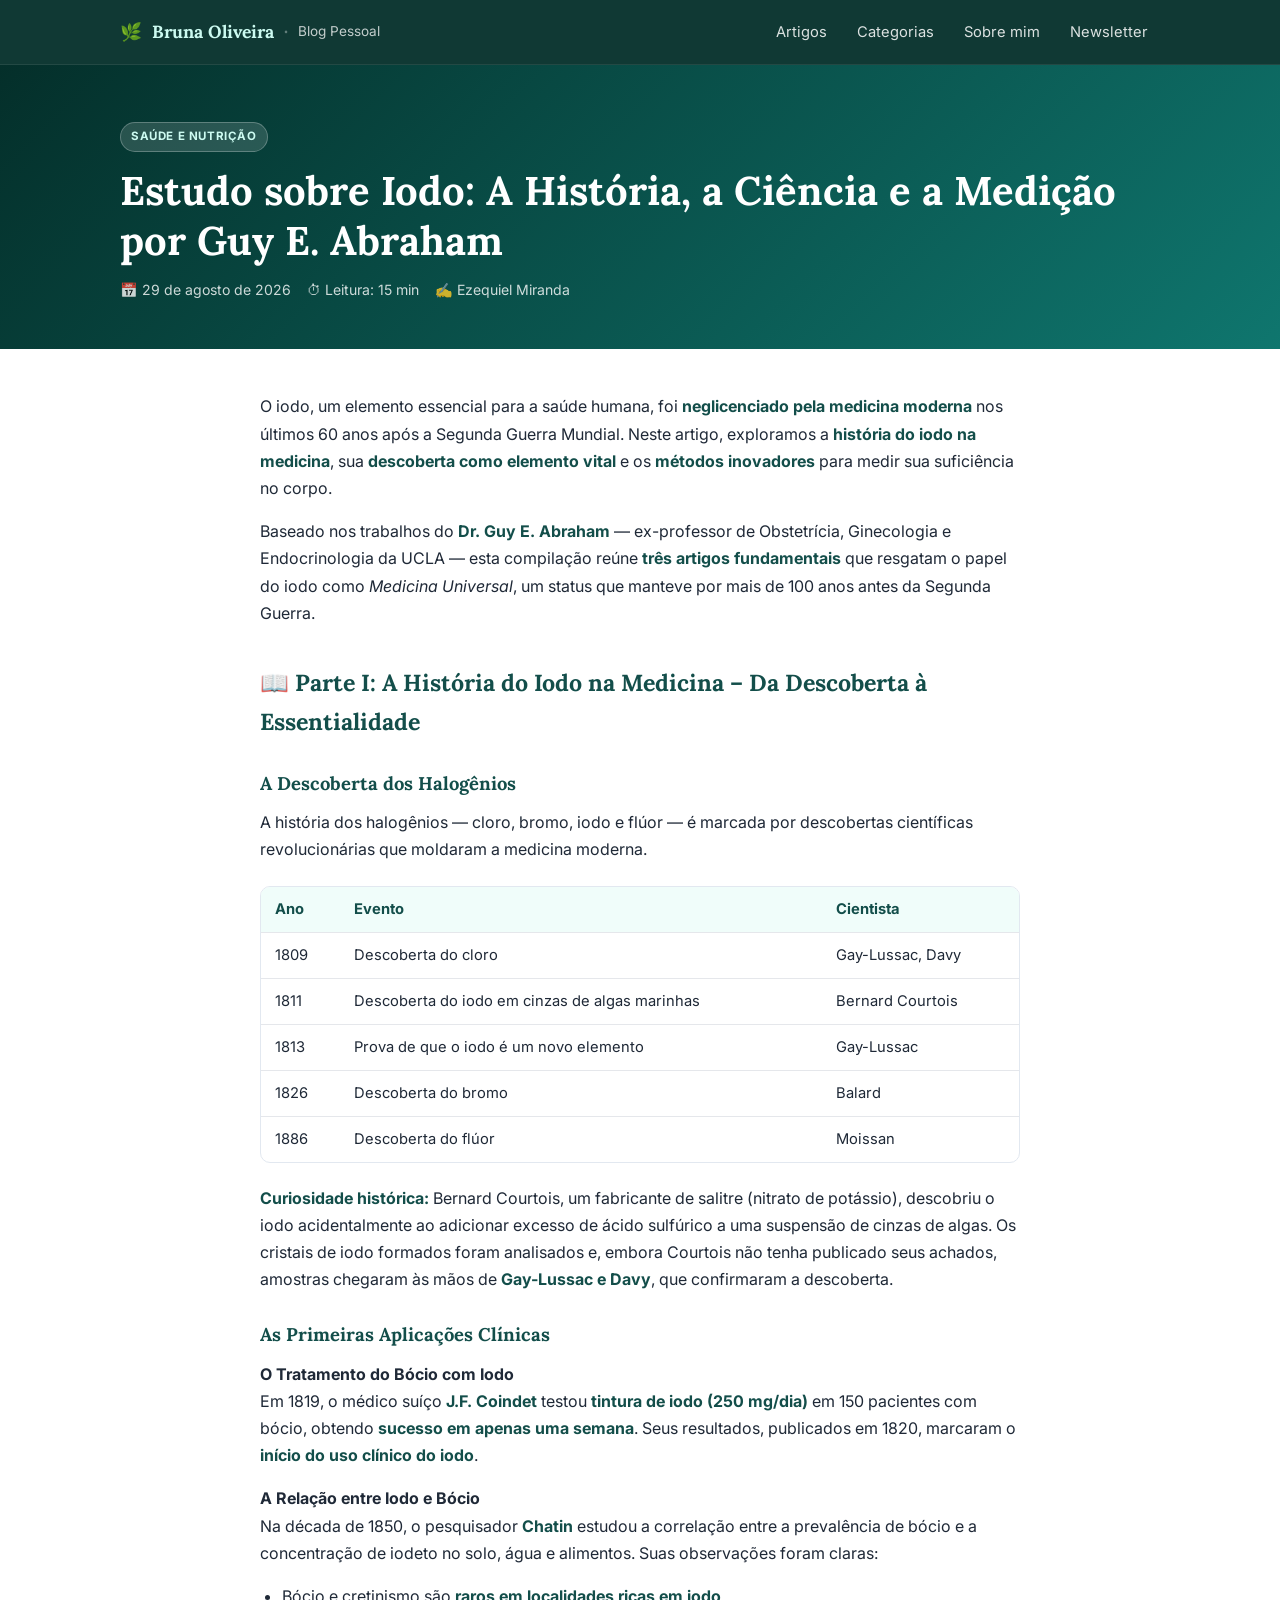
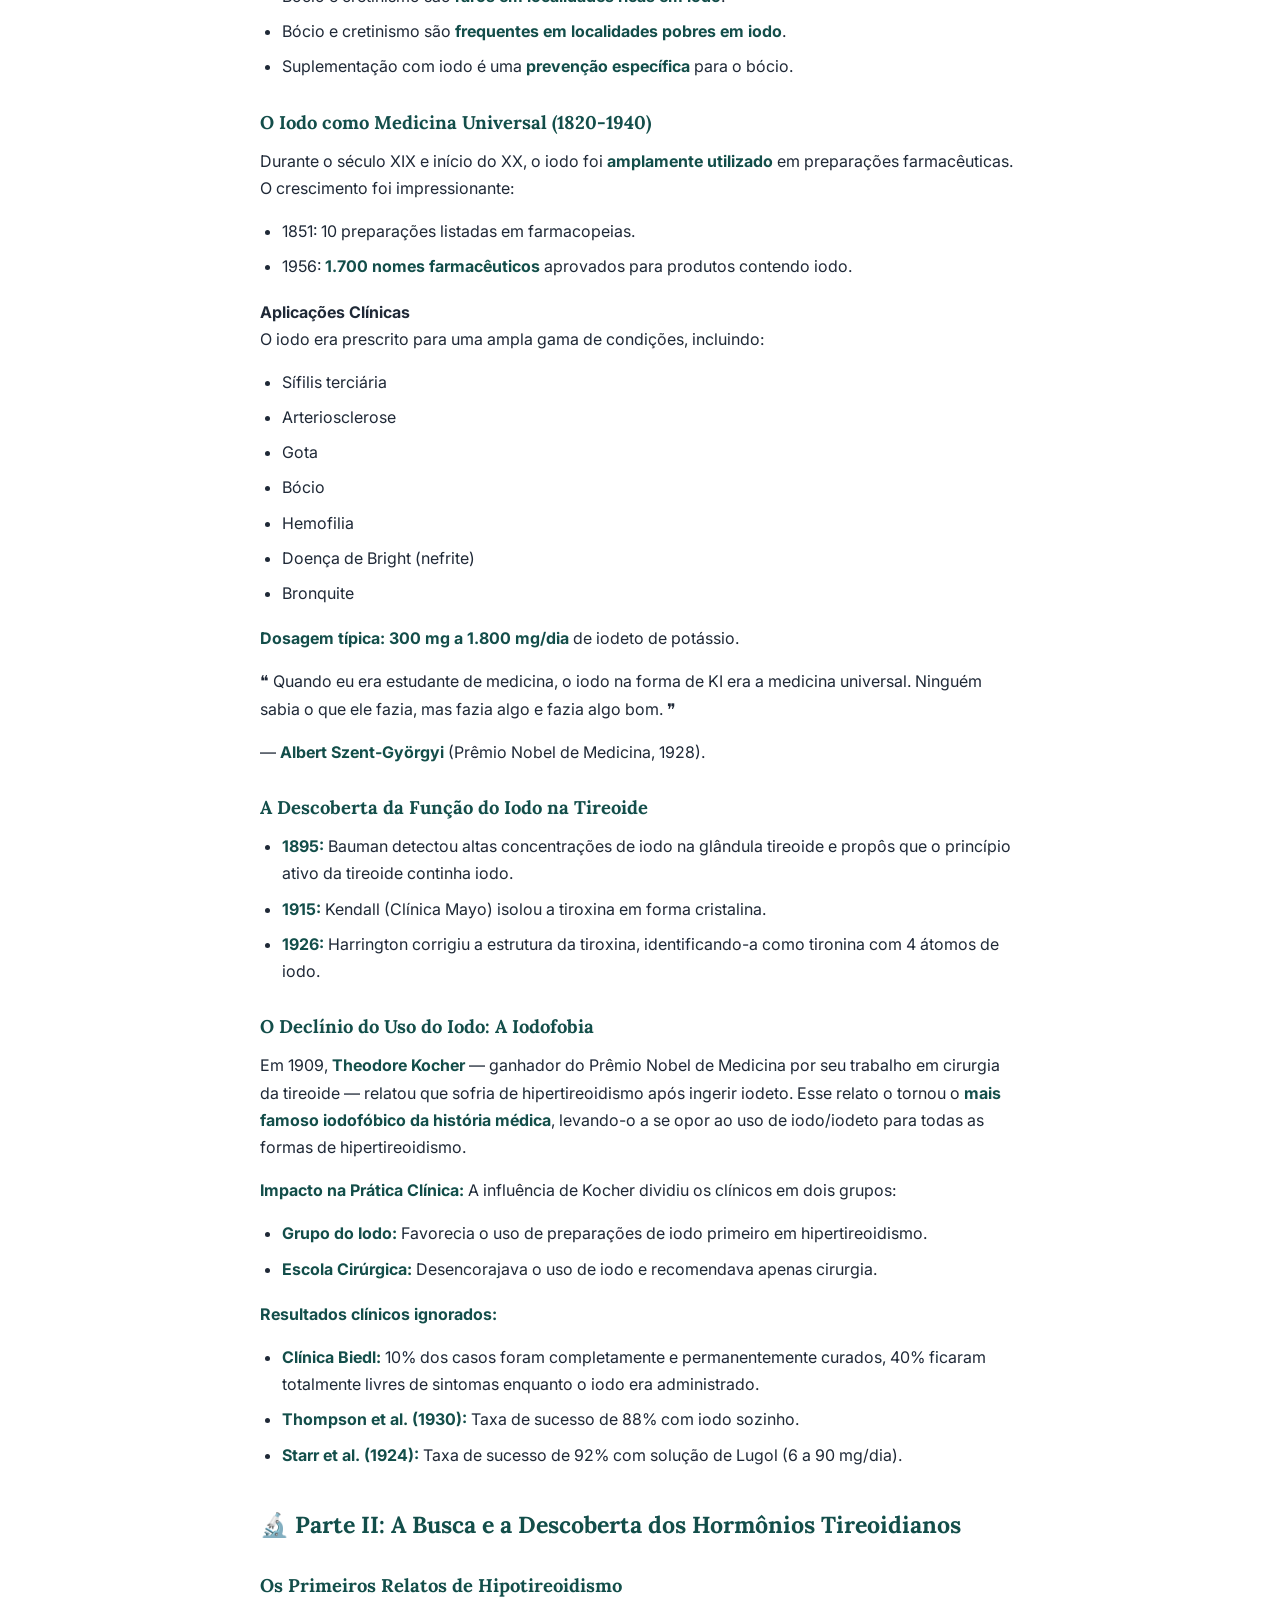
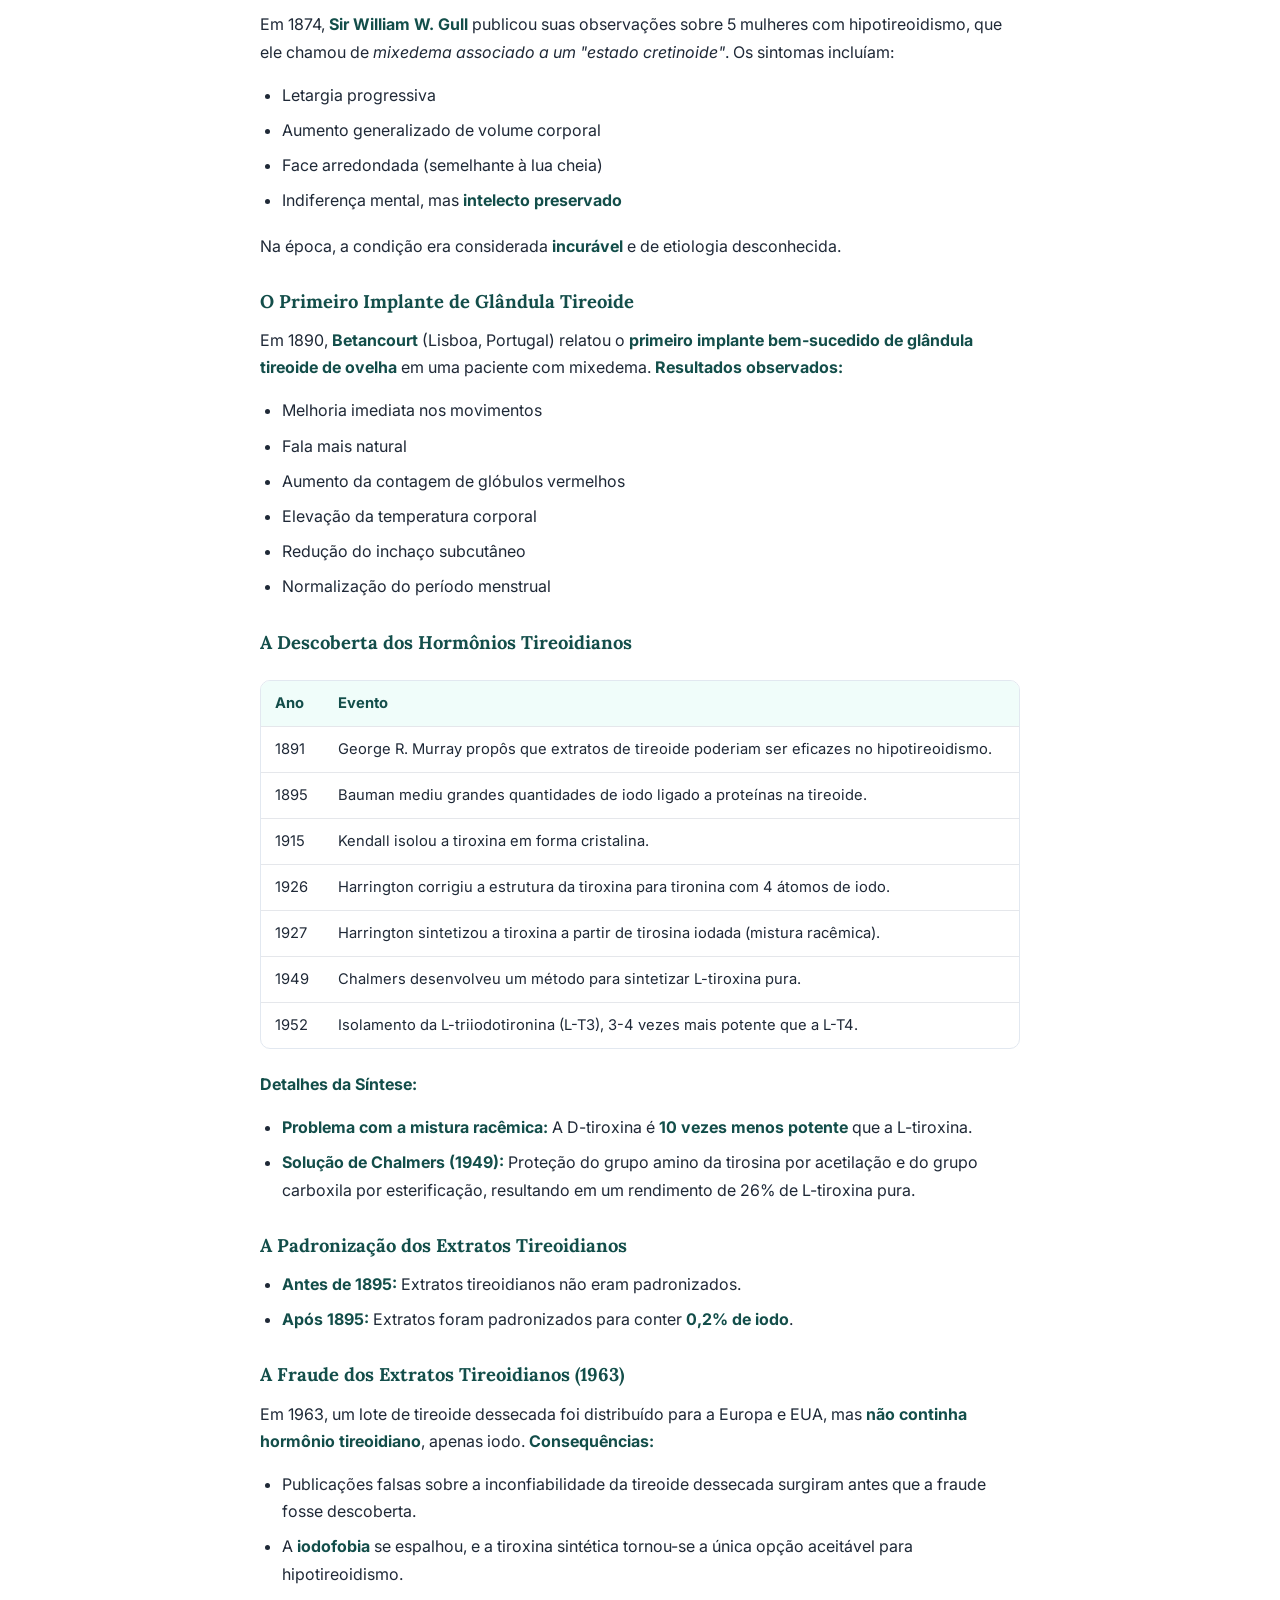
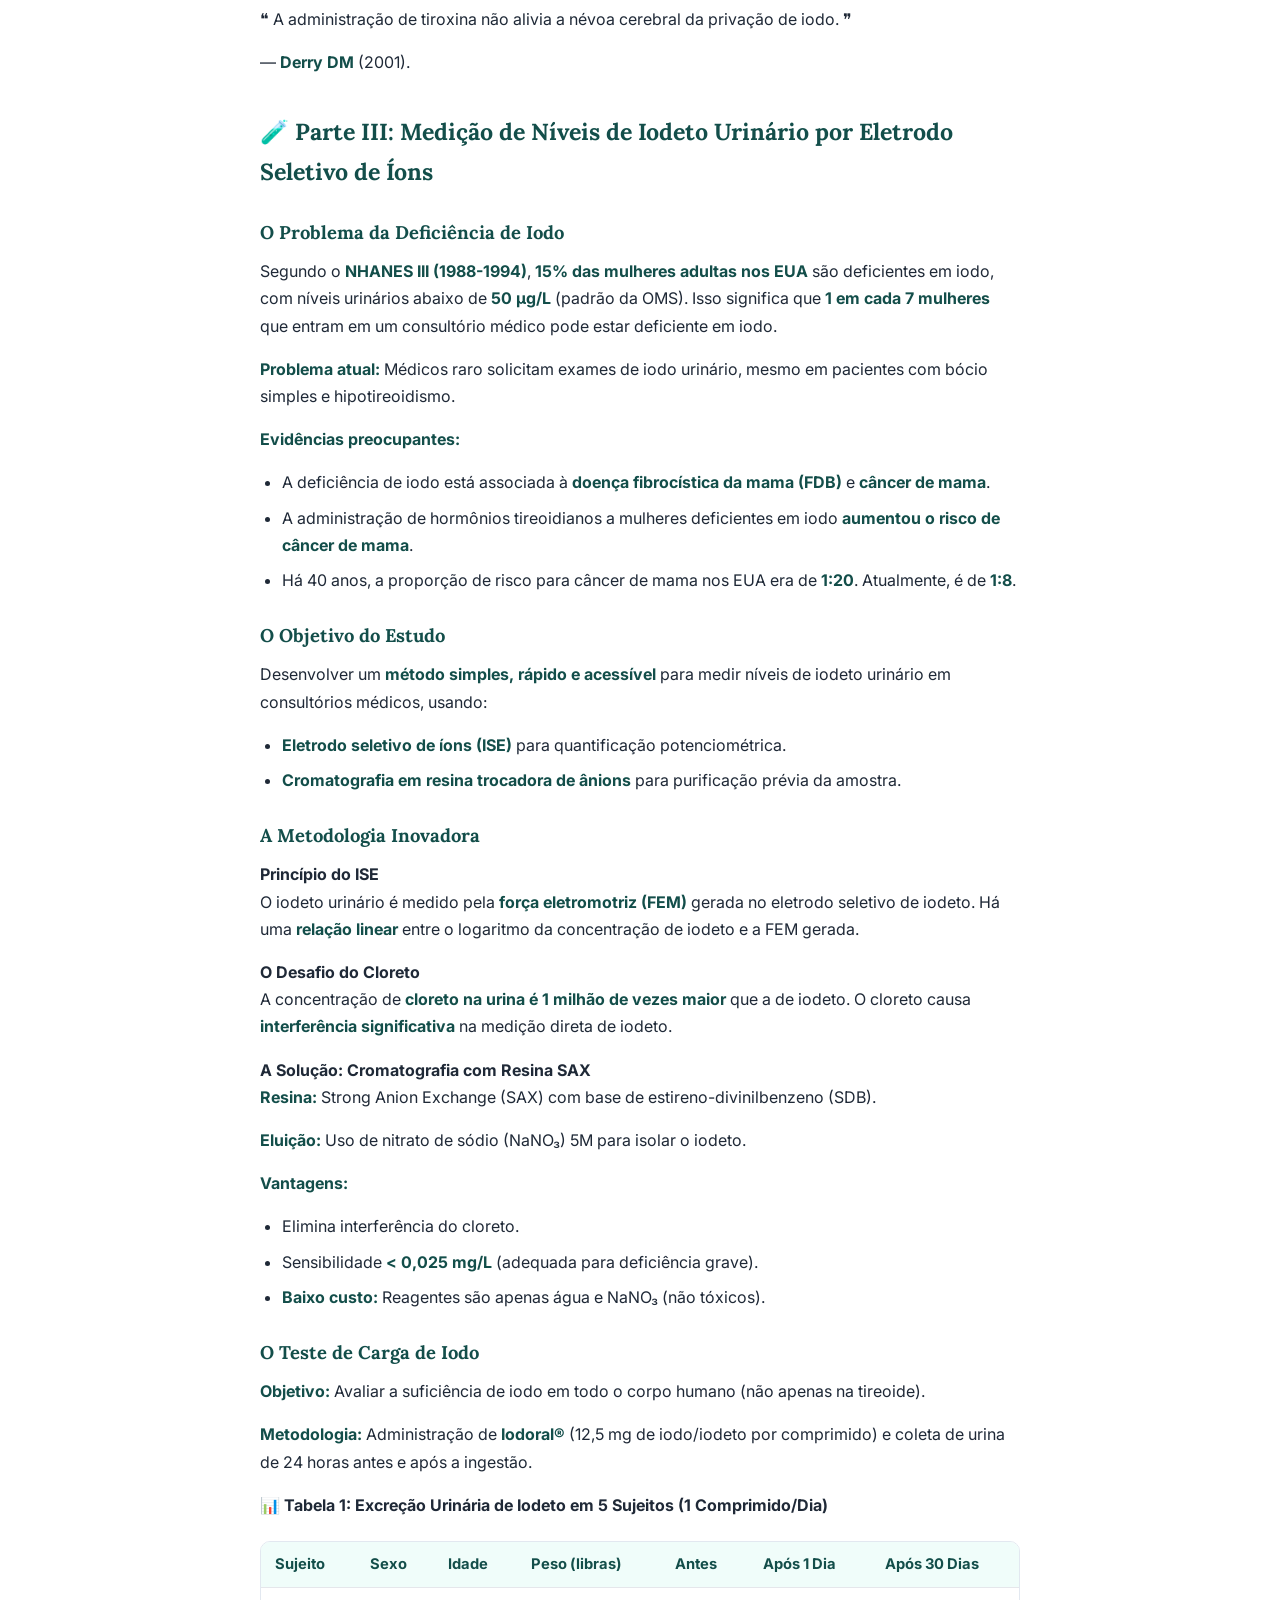
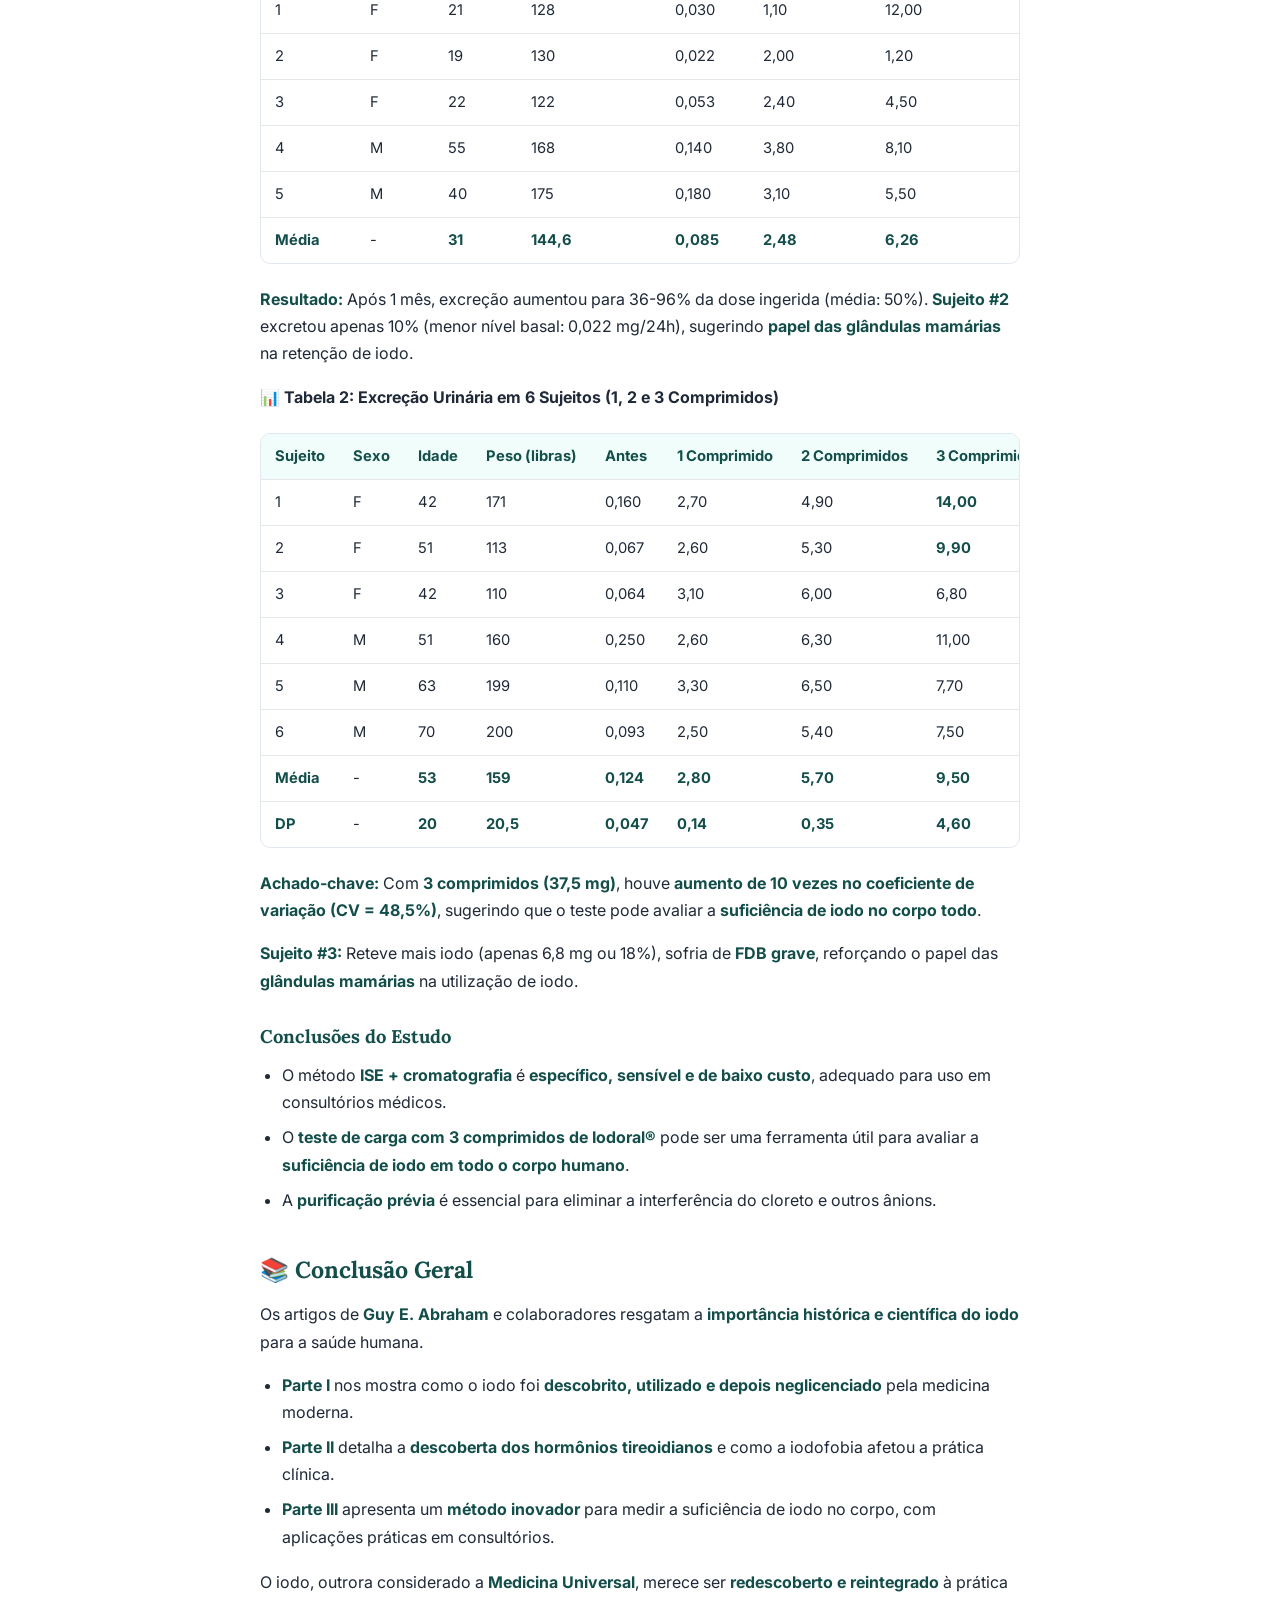
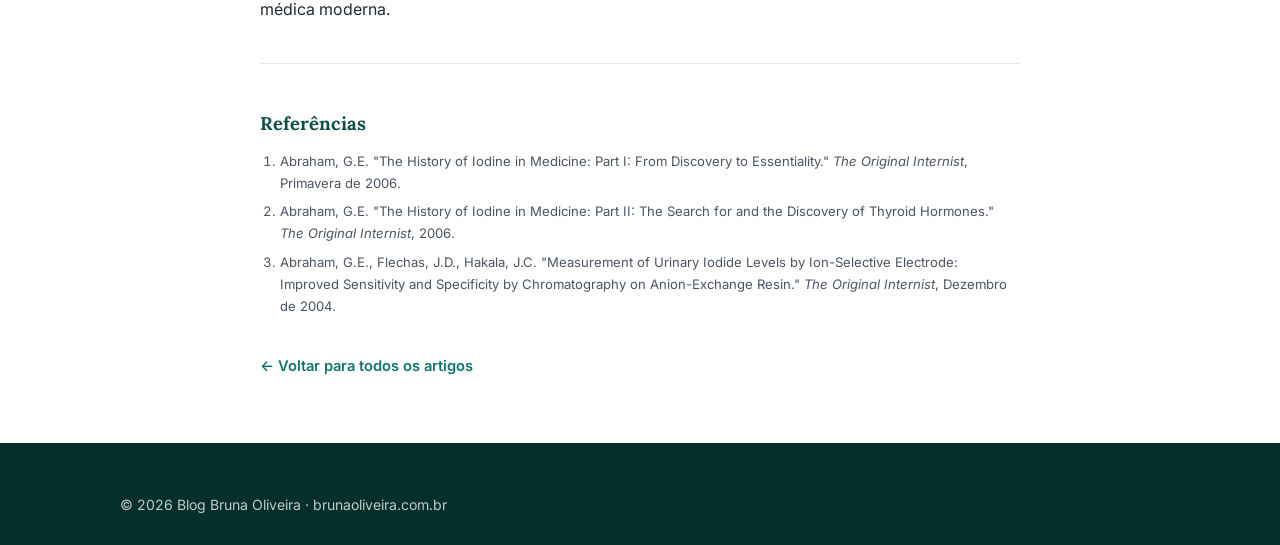
<file: posts/estudo-sobre-iodo-guyeabraham.html>
<!DOCTYPE html>
<html lang="pt-BR">
<head>
  <meta charset="UTF-8">
  <meta name="viewport" content="width=device-width, initial-scale=1.0">
  <title>Estudo sobre Iodo: A História, a Ciência e a Medição por Guy E. Abraham — Blog Bruna Oliveira</title>
  <meta name="description" content="Uma compilação fiel dos artigos de Guy E. Abraham sobre iodo: história, descoberta dos hormônios tireoidianos e métodos inovadores de medição.">
  <meta property="og:title" content="Estudo sobre Iodo: A História, a Ciência e a Medição por Guy E. Abraham">
  <meta property="og:description" content="Descubra como o iodo foi usado como Medicina Universal, sua relação com a tireoide e métodos modernos para medir sua suficiência no corpo.">
  <link rel="preconnect" href="https://fonts.googleapis.com">
  <link rel="preconnect" href="https://fonts.gstatic.com" crossorigin>
  <link href="https://fonts.googleapis.com/css2?family=Inter:wght@400;500;600;700&family=Lora:ital,wght@0,400;0,600;0,700;1,400&display=swap" rel="stylesheet">
  <link rel="stylesheet" href="../css/style.css">
  <link rel="icon" href="data:image/svg+xml,<svg xmlns='http://www.w3.org/2000/svg' viewBox='0 0 100 100'><text y='.9em' font-size='90'>🌿</text></svg>">
</head>
<body>

  <header class="site-header">
    <nav class="nav container" aria-label="Navegação principal">
      <a class="brand" href="../index.html">
        <span>🌿</span>
        <span class="marca">Bruna Oliveira</span>
        <span class="separador">·</span>
        <span class="sub">Blog Pessoal</span>
      </a>
      <button class="nav-toggle" aria-expanded="false" aria-label="Abrir menu">☰</button>
      <ul class="nav-links">
        <li><a href="../index.html#posts">Artigos</a></li>
        <li><a href="../index.html#categorias">Categorias</a></li>
        <li><a href="../sobre.html">Sobre mim</a></li>
        <li><a href="../index.html#newsletter">Newsletter</a></li>
      </ul>
    </nav>
  </header>

  <section class="post-header">
    <div class="container">
      <span class="tag">Saúde e Nutrição</span>
      <h1>Estudo sobre Iodo: A História, a Ciência e a Medição por Guy E. Abraham</h1>
      <div class="meta-post">
        <span>📅 29 de agosto de 2026</span>
        <span>⏱ Leitura: 15 min</span>
        <span>✍️ Ezequiel Miranda</span>
      </div>
    </div>
  </section>

  <div class="post-body">
    <article class="artigo">

      <p>O iodo, um elemento essencial para a saúde humana, foi <strong>neglicenciado pela medicina moderna</strong> nos últimos 60 anos após a Segunda Guerra Mundial. Neste artigo, exploramos a <strong>história do iodo na medicina</strong>, sua <strong>descoberta como elemento vital</strong> e os <strong>métodos inovadores</strong> para medir sua suficiência no corpo.</p>

      <p>Baseado nos trabalhos do <strong>Dr. Guy E. Abraham</strong> — ex-professor de Obstetrícia, Ginecologia e Endocrinologia da UCLA — esta compilação reúne <strong>três artigos fundamentais</strong> que resgatam o papel do iodo como <em>Medicina Universal</em>, um status que manteve por mais de 100 anos antes da Segunda Guerra.</p>

      <!-- ===== PARTE I ===== -->
      <h2>📖 Parte I: A História do Iodo na Medicina – Da Descoberta à Essentialidade</h2>

      <h3>A Descoberta dos Halogênios</h3>
      <p>A história dos halogênios — cloro, bromo, iodo e flúor — é marcada por descobertas científicas revolucionárias que moldaram a medicina moderna.</p>

      <div class="tabela-scroll">
      <table>
        <thead>
          <tr>
            <th>Ano</th>
            <th>Evento</th>
            <th>Cientista</th>
          </tr>
        </thead>
        <tbody>
          <tr>
            <td>1809</td>
            <td>Descoberta do cloro</td>
            <td>Gay-Lussac, Davy</td>
          </tr>
          <tr>
            <td>1811</td>
            <td>Descoberta do iodo em cinzas de algas marinhas</td>
            <td>Bernard Courtois</td>
          </tr>
          <tr>
            <td>1813</td>
            <td>Prova de que o iodo é um novo elemento</td>
            <td>Gay-Lussac</td>
          </tr>
          <tr>
            <td>1826</td>
            <td>Descoberta do bromo</td>
            <td>Balard</td>
          </tr>
          <tr>
            <td>1886</td>
            <td>Descoberta do flúor</td>
            <td>Moissan</td>
          </tr>
        </tbody>
      </table>
      </div>

      <p><strong>Curiosidade histórica:</strong> Bernard Courtois, um fabricante de salitre (nitrato de potássio), descobriu o iodo acidentalmente ao adicionar excesso de ácido sulfúrico a uma suspensão de cinzas de algas. Os cristais de iodo formados foram analisados e, embora Courtois não tenha publicado seus achados, amostras chegaram às mãos de <strong>Gay-Lussac e Davy</strong>, que confirmaram a descoberta.</p>

      <h3>As Primeiras Aplicações Clínicas</h3>
      
      <h4>O Tratamento do Bócio com Iodo</h4>
      <p>Em 1819, o médico suíço <strong>J.F. Coindet</strong> testou <strong>tintura de iodo (250 mg/dia)</strong> em 150 pacientes com bócio, obtendo <strong>sucesso em apenas uma semana</strong>. Seus resultados, publicados em 1820, marcaram o <strong>início do uso clínico do iodo</strong>.</p>

      <h4>A Relação entre Iodo e Bócio</h4>
      <p>Na década de 1850, o pesquisador <strong>Chatin</strong> estudou a correlação entre a prevalência de bócio e a concentração de iodeto no solo, água e alimentos. Suas observações foram claras:</p>
      <ul>
        <li>Bócio e cretinismo são <strong>raros em localidades ricas em iodo</strong>.</li>
        <li>Bócio e cretinismo são <strong>frequentes em localidades pobres em iodo</strong>.</li>
        <li>Suplementação com iodo é uma <strong>prevenção específica</strong> para o bócio.</li>
      </ul>

      <h3>O Iodo como Medicina Universal (1820-1940)</h3>
      <p>Durante o século XIX e início do XX, o iodo foi <strong>amplamente utilizado</strong> em preparações farmacêuticas. O crescimento foi impressionante:</p>
      <ul>
        <li>1851: 10 preparações listadas em farmacopeias.</li>
        <li>1956: <strong>1.700 nomes farmacêuticos</strong> aprovados para produtos contendo iodo.</li>
      </ul>

      <h4>Aplicações Clínicas</h4>
      <p>O iodo era prescrito para uma ampla gama de condições, incluindo:</p>
      <ul>
        <li>Sífilis terciária</li>
        <li>Arteriosclerose</li>
        <li>Gota</li>
        <li>Bócio</li>
        <li>Hemofilia</li>
        <li>Doença de Bright (nefrite)</li>
        <li>Bronquite</li>
      </ul>
      <p><strong>Dosagem típica:</strong> <strong>300 mg a 1.800 mg/dia</strong> de iodeto de potássio.</p>

      <blockquote>
        <p>❝ Quando eu era estudante de medicina, o iodo na forma de KI era a medicina universal. Ninguém sabia o que ele fazia, mas fazia algo e fazia algo bom. ❞</p>
        <footer>— <strong>Albert Szent-Györgyi</strong> (Prêmio Nobel de Medicina, 1928).</footer>
      </blockquote>

      <h3>A Descoberta da Função do Iodo na Tireoide</h3>
      <ul>
        <li><strong>1895:</strong> Bauman detectou altas concentrações de iodo na glândula tireoide e propôs que o princípio ativo da tireoide continha iodo.</li>
        <li><strong>1915:</strong> Kendall (Clínica Mayo) isolou a tiroxina em forma cristalina.</li>
        <li><strong>1926:</strong> Harrington corrigiu a estrutura da tiroxina, identificando-a como tironina com 4 átomos de iodo.</li>
      </ul>

      <h3>O Declínio do Uso do Iodo: A Iodofobia</h3>
      <p>Em 1909, <strong>Theodore Kocher</strong> — ganhador do Prêmio Nobel de Medicina por seu trabalho em cirurgia da tireoide — relatou que sofria de hipertireoidismo após ingerir iodeto. Esse relato o tornou o <strong>mais famoso iodofóbico da história médica</strong>, levando-o a se opor ao uso de iodo/iodeto para todas as formas de hipertireoidismo.</p>
      <p><strong>Impacto na Prática Clínica:</strong> A influência de Kocher dividiu os clínicos em dois grupos:</p>
      <ul>
        <li><strong>Grupo do Iodo:</strong> Favorecia o uso de preparações de iodo primeiro em hipertireoidismo.</li>
        <li><strong>Escola Cirúrgica:</strong> Desencorajava o uso de iodo e recomendava apenas cirurgia.</li>
      </ul>
      <p><strong>Resultados clínicos ignorados:</strong></p>
      <ul>
        <li><strong>Clínica Biedl:</strong> 10% dos casos foram completamente e permanentemente curados, 40% ficaram totalmente livres de sintomas enquanto o iodo era administrado.</li>
        <li><strong>Thompson et al. (1930):</strong> Taxa de sucesso de 88% com iodo sozinho.</li>
        <li><strong>Starr et al. (1924):</strong> Taxa de sucesso de 92% com solução de Lugol (6 a 90 mg/dia).</li>
      </ul>

      <!-- ===== PARTE II ===== -->
      <h2>🔬 Parte II: A Busca e a Descoberta dos Hormônios Tireoidianos</h2>

      <h3>Os Primeiros Relatos de Hipotireoidismo</h3>
      <p>Em 1874, <strong>Sir William W. Gull</strong> publicou suas observações sobre 5 mulheres com hipotireoidismo, que ele chamou de <em>mixedema associado a um "estado cretinoide"</em>. Os sintomas incluíam:</p>
      <ul>
        <li>Letargia progressiva</li>
        <li>Aumento generalizado de volume corporal</li>
        <li>Face arredondada (semelhante à lua cheia)</li>
        <li>Indiferença mental, mas <strong>intelecto preservado</strong></li>
      </ul>
      <p>Na época, a condição era considerada <strong>incurável</strong> e de etiologia desconhecida.</p>

      <h3>O Primeiro Implante de Glândula Tireoide</h3>
      <p>Em 1890, <strong>Betancourt</strong> (Lisboa, Portugal) relatou o <strong>primeiro implante bem-sucedido de glândula tireoide de ovelha</strong> em uma paciente com mixedema. <strong>Resultados observados:</strong></p>
      <ul>
        <li>Melhoria imediata nos movimentos</li>
        <li>Fala mais natural</li>
        <li>Aumento da contagem de glóbulos vermelhos</li>
        <li>Elevação da temperatura corporal</li>
        <li>Redução do inchaço subcutâneo</li>
        <li>Normalização do período menstrual</li>
      </ul>

      <h3>A Descoberta dos Hormônios Tireoidianos</h3>
      <div class="tabela-scroll">
      <table>
        <thead>
          <tr>
            <th>Ano</th>
            <th>Evento</th>
          </tr>
        </thead>
        <tbody>
          <tr>
            <td>1891</td>
            <td>George R. Murray propôs que extratos de tireoide poderiam ser eficazes no hipotireoidismo.</td>
          </tr>
          <tr>
            <td>1895</td>
            <td>Bauman mediu grandes quantidades de iodo ligado a proteínas na tireoide.</td>
          </tr>
          <tr>
            <td>1915</td>
            <td>Kendall isolou a tiroxina em forma cristalina.</td>
          </tr>
          <tr>
            <td>1926</td>
            <td>Harrington corrigiu a estrutura da tiroxina para tironina com 4 átomos de iodo.</td>
          </tr>
          <tr>
            <td>1927</td>
            <td>Harrington sintetizou a tiroxina a partir de tirosina iodada (mistura racêmica).</td>
          </tr>
          <tr>
            <td>1949</td>
            <td>Chalmers desenvolveu um método para sintetizar L-tiroxina pura.</td>
          </tr>
          <tr>
            <td>1952</td>
            <td>Isolamento da L-triiodotironina (L-T3), 3-4 vezes mais potente que a L-T4.</td>
          </tr>
        </tbody>
      </table>
      </div>
      <p><strong>Detalhes da Síntese:</strong></p>
      <ul>
        <li><strong>Problema com a mistura racêmica:</strong> A D-tiroxina é <strong>10 vezes menos potente</strong> que a L-tiroxina.</li>
        <li><strong>Solução de Chalmers (1949):</strong> Proteção do grupo amino da tirosina por acetilação e do grupo carboxila por esterificação, resultando em um rendimento de 26% de L-tiroxina pura.</li>
      </ul>

      <h3>A Padronização dos Extratos Tireoidianos</h3>
      <ul>
        <li><strong>Antes de 1895:</strong> Extratos tireoidianos não eram padronizados.</li>
        <li><strong>Após 1895:</strong> Extratos foram padronizados para conter <strong>0,2% de iodo</strong>.</li>
      </ul>

      <h3>A Fraude dos Extratos Tireoidianos (1963)</h3>
      <p>Em 1963, um lote de tireoide dessecada foi distribuído para a Europa e EUA, mas <strong>não continha hormônio tireoidiano</strong>, apenas iodo. <strong>Consequências:</strong></p>
      <ul>
        <li>Publicações falsas sobre a inconfiabilidade da tireoide dessecada surgiram antes que a fraude fosse descoberta.</li>
        <li>A <strong>iodofobia</strong> se espalhou, e a tiroxina sintética tornou-se a única opção aceitável para hipotireoidismo.</li>
      </ul>
      <blockquote>
        <p>❝ A administração de tiroxina não alivia a névoa cerebral da privação de iodo. ❞</p>
        <footer>— <strong>Derry DM</strong> (2001).</footer>
      </blockquote>

      <!-- ===== PARTE III ===== -->
      <h2>🧪 Parte III: Medição de Níveis de Iodeto Urinário por Eletrodo Seletivo de Íons</h2>

      <h3>O Problema da Deficiência de Iodo</h3>
      <p>Segundo o <strong>NHANES III (1988-1994)</strong>, <strong>15% das mulheres adultas nos EUA</strong> são deficientes em iodo, com níveis urinários abaixo de <strong>50 µg/L</strong> (padrão da OMS). Isso significa que <strong>1 em cada 7 mulheres</strong> que entram em um consultório médico pode estar deficiente em iodo.</p>
      <p><strong>Problema atual:</strong> Médicos raro solicitam exames de iodo urinário, mesmo em pacientes com bócio simples e hipotireoidismo.</p>
      <p><strong>Evidências preocupantes:</strong></p>
      <ul>
        <li>A deficiência de iodo está associada à <strong>doença fibrocística da mama (FDB)</strong> e <strong>câncer de mama</strong>.</li>
        <li>A administração de hormônios tireoidianos a mulheres deficientes em iodo <strong>aumentou o risco de câncer de mama</strong>.</li>
        <li>Há 40 anos, a proporção de risco para câncer de mama nos EUA era de <strong>1:20</strong>. Atualmente, é de <strong>1:8</strong>.</li>
      </ul>

      <h3>O Objetivo do Estudo</h3>
      <p>Desenvolver um <strong>método simples, rápido e acessível</strong> para medir níveis de iodeto urinário em consultórios médicos, usando:</p>
      <ul>
        <li><strong>Eletrodo seletivo de íons (ISE)</strong> para quantificação potenciométrica.</li>
        <li><strong>Cromatografia em resina trocadora de ânions</strong> para purificação prévia da amostra.</li>
      </ul>

      <h3>A Metodologia Inovadora</h3>
      
      <h4>Princípio do ISE</h4>
      <p>O iodeto urinário é medido pela <strong>força eletromotriz (FEM)</strong> gerada no eletrodo seletivo de iodeto. Há uma <strong>relação linear</strong> entre o logaritmo da concentração de iodeto e a FEM gerada.</p>

      <h4>O Desafio do Cloreto</h4>
      <p>A concentração de <strong>cloreto na urina é 1 milhão de vezes maior</strong> que a de iodeto. O cloreto causa <strong>interferência significativa</strong> na medição direta de iodeto.</p>

      <h4>A Solução: Cromatografia com Resina SAX</h4>
      <p><strong>Resina:</strong> Strong Anion Exchange (SAX) com base de estireno-divinilbenzeno (SDB).</p>
      <p><strong>Eluição:</strong> Uso de nitrato de sódio (NaNO₃) 5M para isolar o iodeto.</p>
      <p><strong>Vantagens:</strong></p>
      <ul>
        <li>Elimina interferência do cloreto.</li>
        <li>Sensibilidade <strong>&lt; 0,025 mg/L</strong> (adequada para deficiência grave).</li>
        <li><strong>Baixo custo:</strong> Reagentes são apenas água e NaNO₃ (não tóxicos).</li>
      </ul>

      <h3>O Teste de Carga de Iodo</h3>
      <p><strong>Objetivo:</strong> Avaliar a suficiência de iodo em todo o corpo humano (não apenas na tireoide).</p>
      <p><strong>Metodologia:</strong> Administração de <strong>Iodoral®</strong> (12,5 mg de iodo/iodeto por comprimido) e coleta de urina de 24 horas antes e após a ingestão.</p>

      <h4>📊 Tabela 1: Excreção Urinária de Iodeto em 5 Sujeitos (1 Comprimido/Dia)</h4>
      <div class="tabela-scroll">
      <table>
        <thead>
          <tr>
            <th>Sujeito</th>
            <th>Sexo</th>
            <th>Idade</th>
            <th>Peso (libras)</th>
            <th>Antes</th>
            <th>Após 1 Dia</th>
            <th>Após 30 Dias</th>
          </tr>
        </thead>
        <tbody>
          <tr>
            <td>1</td>
            <td>F</td>
            <td>21</td>
            <td>128</td>
            <td>0,030</td>
            <td>1,10</td>
            <td>12,00</td>
          </tr>
          <tr>
            <td>2</td>
            <td>F</td>
            <td>19</td>
            <td>130</td>
            <td>0,022</td>
            <td>2,00</td>
            <td>1,20</td>
          </tr>
          <tr>
            <td>3</td>
            <td>F</td>
            <td>22</td>
            <td>122</td>
            <td>0,053</td>
            <td>2,40</td>
            <td>4,50</td>
          </tr>
          <tr>
            <td>4</td>
            <td>M</td>
            <td>55</td>
            <td>168</td>
            <td>0,140</td>
            <td>3,80</td>
            <td>8,10</td>
          </tr>
          <tr>
            <td>5</td>
            <td>M</td>
            <td>40</td>
            <td>175</td>
            <td>0,180</td>
            <td>3,10</td>
            <td>5,50</td>
          </tr>
          <tr>
            <td><strong>Média</strong></td>
            <td>-</td>
            <td><strong>31</strong></td>
            <td><strong>144,6</strong></td>
            <td><strong>0,085</strong></td>
            <td><strong>2,48</strong></td>
            <td><strong>6,26</strong></td>
          </tr>
        </tbody>
      </table>
      </div>
      <p><strong>Resultado:</strong> Após 1 mês, excreção aumentou para 36-96% da dose ingerida (média: 50%). <strong>Sujeito #2</strong> excretou apenas 10% (menor nível basal: 0,022 mg/24h), sugerindo <strong>papel das glândulas mamárias</strong> na retenção de iodo.</p>

      <h4>📊 Tabela 2: Excreção Urinária em 6 Sujeitos (1, 2 e 3 Comprimidos)</h4>
      <div class="tabela-scroll">
      <table>
        <thead>
          <tr>
            <th>Sujeito</th>
            <th>Sexo</th>
            <th>Idade</th>
            <th>Peso (libras)</th>
            <th>Antes</th>
            <th>1 Comprimido</th>
            <th>2 Comprimidos</th>
            <th>3 Comprimidos</th>
          </tr>
        </thead>
        <tbody>
          <tr>
            <td>1</td>
            <td>F</td>
            <td>42</td>
            <td>171</td>
            <td>0,160</td>
            <td>2,70</td>
            <td>4,90</td>
            <td><strong>14,00</strong></td>
          </tr>
          <tr>
            <td>2</td>
            <td>F</td>
            <td>51</td>
            <td>113</td>
            <td>0,067</td>
            <td>2,60</td>
            <td>5,30</td>
            <td><strong>9,90</strong></td>
          </tr>
          <tr>
            <td>3</td>
            <td>F</td>
            <td>42</td>
            <td>110</td>
            <td>0,064</td>
            <td>3,10</td>
            <td>6,00</td>
            <td>6,80</td>
          </tr>
          <tr>
            <td>4</td>
            <td>M</td>
            <td>51</td>
            <td>160</td>
            <td>0,250</td>
            <td>2,60</td>
            <td>6,30</td>
            <td>11,00</td>
          </tr>
          <tr>
            <td>5</td>
            <td>M</td>
            <td>63</td>
            <td>199</td>
            <td>0,110</td>
            <td>3,30</td>
            <td>6,50</td>
            <td>7,70</td>
          </tr>
          <tr>
            <td>6</td>
            <td>M</td>
            <td>70</td>
            <td>200</td>
            <td>0,093</td>
            <td>2,50</td>
            <td>5,40</td>
            <td>7,50</td>
          </tr>
          <tr>
            <td><strong>Média</strong></td>
            <td>-</td>
            <td><strong>53</strong></td>
            <td><strong>159</strong></td>
            <td><strong>0,124</strong></td>
            <td><strong>2,80</strong></td>
            <td><strong>5,70</strong></td>
            <td><strong>9,50</strong></td>
          </tr>
          <tr>
            <td><strong>DP</strong></td>
            <td>-</td>
            <td><strong>20</strong></td>
            <td><strong>20,5</strong></td>
            <td><strong>0,047</strong></td>
            <td><strong>0,14</strong></td>
            <td><strong>0,35</strong></td>
            <td><strong>4,60</strong></td>
          </tr>
        </tbody>
      </table>
      </div>
      <p><strong>Achado-chave:</strong> Com <strong>3 comprimidos (37,5 mg)</strong>, houve <strong>aumento de 10 vezes no coeficiente de variação (CV = 48,5%)</strong>, sugerindo que o teste pode avaliar a <strong>suficiência de iodo no corpo todo</strong>.</p>
      <p><strong>Sujeito #3:</strong> Reteve mais iodo (apenas 6,8 mg ou 18%), sofria de <strong>FDB grave</strong>, reforçando o papel das <strong>glândulas mamárias</strong> na utilização de iodo.</p>

      <h3>Conclusões do Estudo</h3>
      <ul>
        <li>O método <strong>ISE + cromatografia</strong> é <strong>específico, sensível e de baixo custo</strong>, adequado para uso em consultórios médicos.</li>
        <li>O <strong>teste de carga com 3 comprimidos de Iodoral®</strong> pode ser uma ferramenta útil para avaliar a <strong>suficiência de iodo em todo o corpo humano</strong>.</li>
        <li>A <strong>purificação prévia</strong> é essencial para eliminar a interferência do cloreto e outros ânions.</li>
      </ul>

      <!-- ===== CONCLUSÃO ===== -->
      <h2>📚 Conclusão Geral</h2>
      <p>Os artigos de <strong>Guy E. Abraham</strong> e colaboradores resgatam a <strong>importância histórica e científica do iodo</strong> para a saúde humana.</p>
      <ul>
        <li><strong>Parte I</strong> nos mostra como o iodo foi <strong>descobrito, utilizado e depois neglicenciado</strong> pela medicina moderna.</li>
        <li><strong>Parte II</strong> detalha a <strong>descoberta dos hormônios tireoidianos</strong> e como a iodofobia afetou a prática clínica.</li>
        <li><strong>Parte III</strong> apresenta um <strong>método inovador</strong> para medir a suficiência de iodo no corpo, com aplicações práticas em consultórios.</li>
      </ul>
      <p>O iodo, outrora considerado a <strong>Medicina Universal</strong>, merece ser <strong>redescoberto e reintegrado</strong> à prática médica moderna.</p>

      <section class="refs">
        <h3>Referências</h3>
        <ol>
          <li>Abraham, G.E. "The History of Iodine in Medicine: Part I: From Discovery to Essentiality." <em>The Original Internist</em>, Primavera de 2006.</li>
          <li>Abraham, G.E. "The History of Iodine in Medicine: Part II: The Search for and the Discovery of Thyroid Hormones." <em>The Original Internist</em>, 2006.</li>
          <li>Abraham, G.E., Flechas, J.D., Hakala, J.C. "Measurement of Urinary Iodide Levels by Ion-Selective Electrode: Improved Sensitivity and Specificity by Chromatography on Anion-Exchange Resin." <em>The Original Internist</em>, Dezembro de 2004.</li>
        </ol>
      </section>

    </article>

    <nav class="post-nav">
      <a href="../index.html#posts">← Voltar para todos os artigos</a>
    </nav>
  </div>

  <footer class="site-footer">
    <div class="container">
      <p class="copyright">© <span data-ano>2026</span> Blog Bruna Oliveira · brunaoliveira.com.br</p>
    </div>
  </footer>

  <script src="../js/main.js"></script>
</body>
</html>
</file>
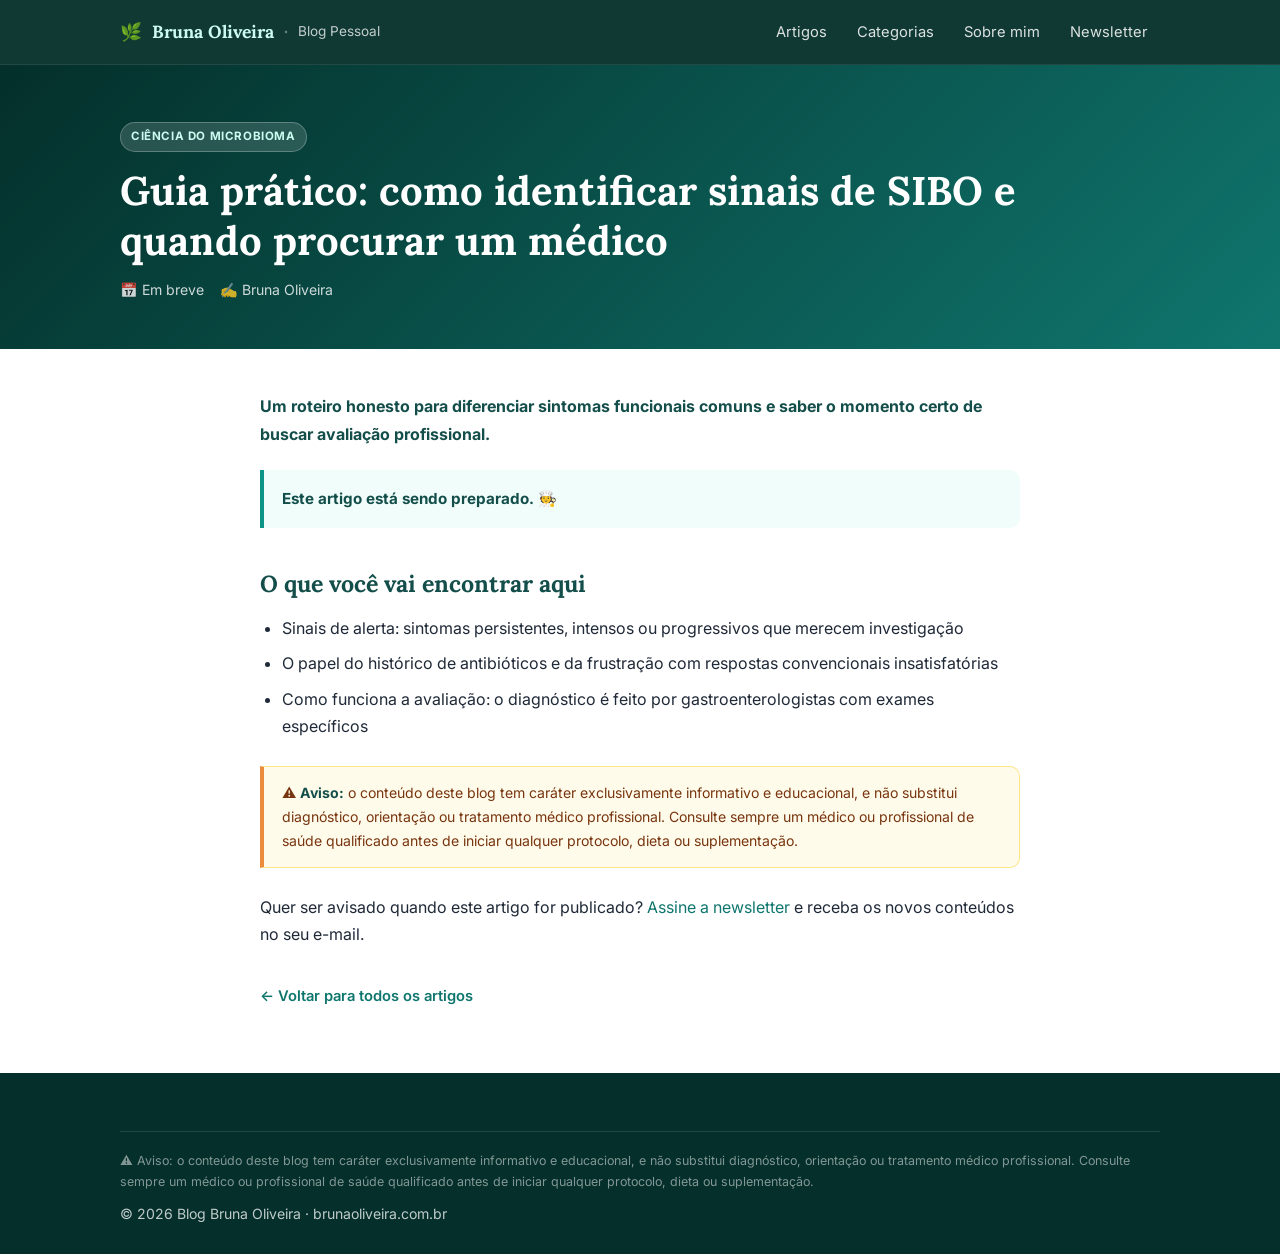
<file: posts/guia-identificar-sibo-quando-procurar-medico.html>
<!DOCTYPE html>
<html lang="pt-BR">
<head>
  <meta charset="UTF-8">
  <meta name="viewport" content="width=device-width, initial-scale=1.0">
  <title>Guia prático: como identificar sinais de SIBO e quando procurar um médico — Blog Bruna Oliveira</title>
  <meta name="description" content="Como identificar sinais de SIBO e quando procurar um médico: roteiro prático e honesto.">
  <meta property="og:title" content="Guia prático: como identificar sinais de SIBO e quando procurar um médico">
  <meta property="og:description" content="Como identificar sinais de SIBO e quando procurar um médico: roteiro prático e honesto.">
  <link rel="preconnect" href="https://fonts.googleapis.com">
  <link rel="preconnect" href="https://fonts.gstatic.com" crossorigin>
  <link href="https://fonts.googleapis.com/css2?family=Inter:wght@400;500;600;700&family=Lora:ital,wght@0,400;0,600;0,700;1,400&display=swap" rel="stylesheet">
  <link rel="stylesheet" href="../css/style.css">
  <link rel="icon" href="data:image/svg+xml,<svg xmlns='http://www.w3.org/2000/svg' viewBox='0 0 100 100'><text y='.9em' font-size='90'>🌿</text></svg>">
</head>
<body>

  <header class="site-header">
    <nav class="nav container" aria-label="Navegação principal">
      <a class="brand" href="../index.html">
        <span>🌿</span>
        <span class="marca">Bruna Oliveira</span>
        <span class="separador">·</span>
        <span class="sub">Blog Pessoal</span>
      </a>
      <button class="nav-toggle" aria-expanded="false" aria-label="Abrir menu">☰</button>
      <ul class="nav-links">
        <li><a href="../index.html#posts">Artigos</a></li>
        <li><a href="../index.html#categorias">Categorias</a></li>
        <li><a href="../sobre.html">Sobre mim</a></li>
        <li><a href="../index.html#newsletter">Newsletter</a></li>
      </ul>
    </nav>
  </header>

  <section class="post-header">
    <div class="container">
      <span class="tag">Ciência do Microbioma</span>
      <h1>Guia prático: como identificar sinais de SIBO e quando procurar um médico</h1>
      <div class="meta-post">
        <span>📅 Em breve</span>
        <span>✍️ Bruna Oliveira</span>
      </div>
    </div>
  </section>

  <div class="post-body">
    <article class="artigo">

      <p><strong>Um roteiro honesto para diferenciar sintomas funcionais comuns e saber o momento certo de buscar avaliação profissional.</strong></p>

      <div class="destaque">
        <strong>Este artigo está sendo preparado.</strong> 🧑‍🍳
      </div>

      <h2>O que você vai encontrar aqui</h2>
      <ul>
        <li>Sinais de alerta: sintomas persistentes, intensos ou progressivos que merecem investigação</li>
        <li>O papel do histórico de antibióticos e da frustração com respostas convencionais insatisfatórias</li>
        <li>Como funciona a avaliação: o diagnóstico é feito por gastroenterologistas com exames específicos</li>
      </ul>

      <div class="aviso">⚠️ <strong>Aviso:</strong> o conteúdo deste blog tem caráter exclusivamente informativo e educacional, e não substitui diagnóstico, orientação ou tratamento médico profissional. Consulte sempre um médico ou profissional de saúde qualificado antes de iniciar qualquer protocolo, dieta ou suplementação.</div>

      <p>Quer ser avisado quando este artigo for publicado? <a href="../index.html#newsletter">Assine a newsletter</a> e receba os novos conteúdos no seu e-mail.</p>

    </article>

    <nav class="post-nav">
      <a href="../index.html#posts">← Voltar para todos os artigos</a>
    </nav>
  </div>

  <footer class="site-footer">
    <div class="container">
      <p class="disclaimer">⚠️ Aviso: o conteúdo deste blog tem caráter exclusivamente informativo e educacional, e não substitui diagnóstico, orientação ou tratamento médico profissional. Consulte sempre um médico ou profissional de saúde qualificado antes de iniciar qualquer protocolo, dieta ou suplementação.</p>
      <p class="copyright">© <span data-ano>2026</span> Blog Bruna Oliveira · brunaoliveira.com.br</p>
    </div>
  </footer>

  <script src="../js/main.js"></script>
</body>
</html>
</file>
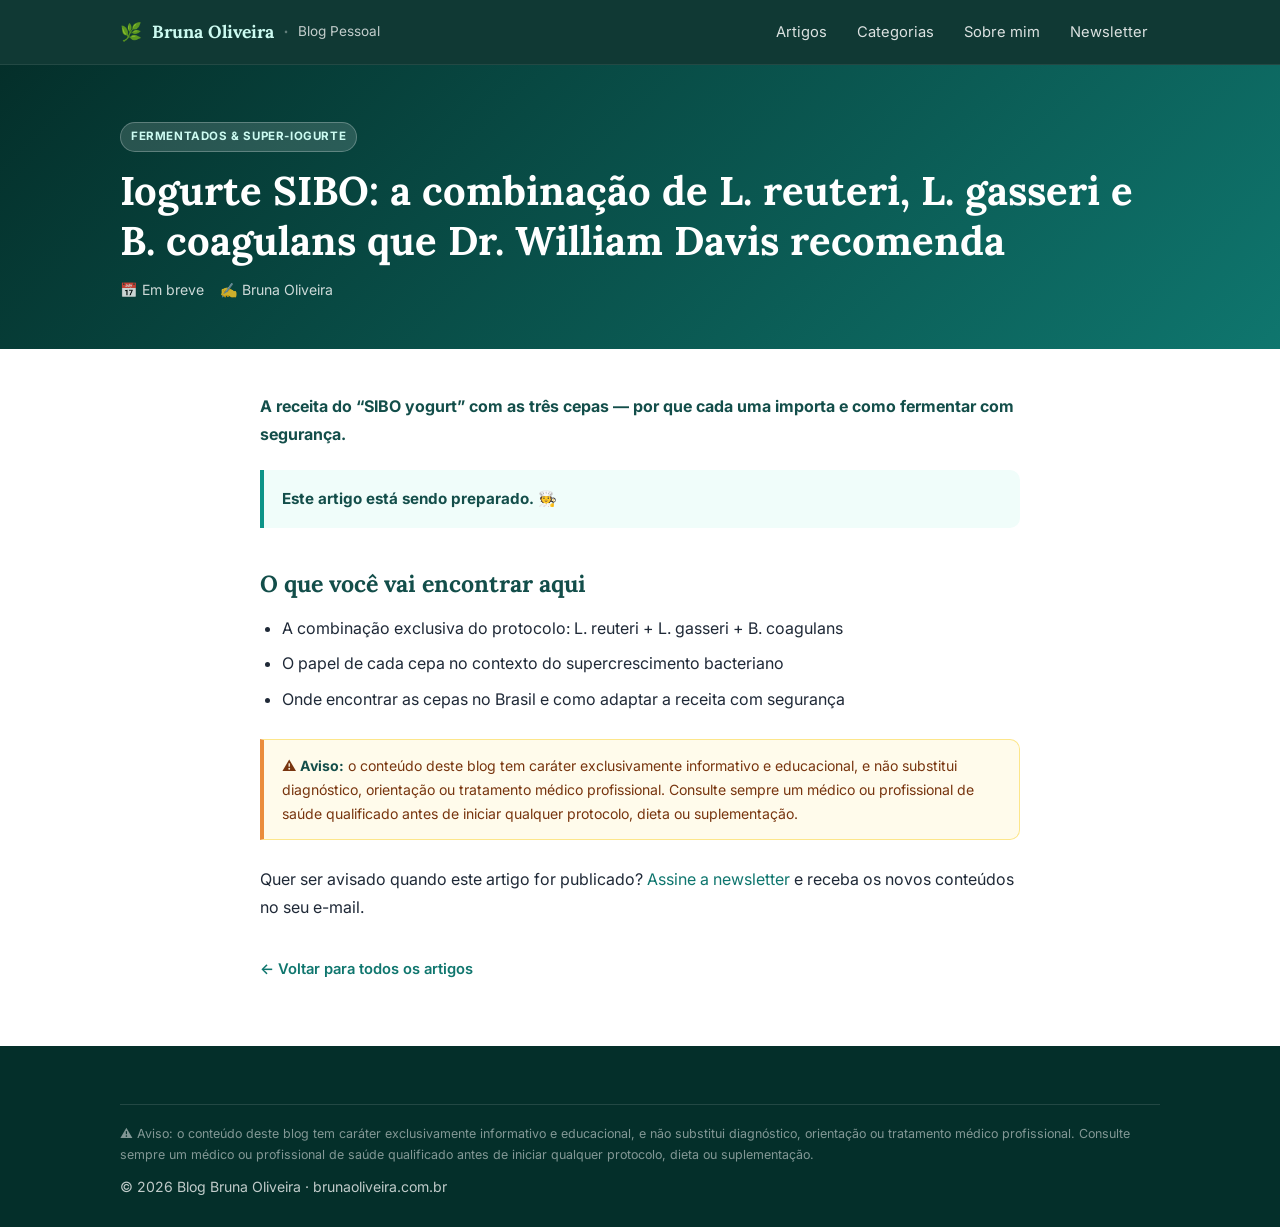
<file: posts/iogurte-sibo-l-reuteri-l-gasseri-b-coagulans.html>
<!DOCTYPE html>
<html lang="pt-BR">
<head>
  <meta charset="UTF-8">
  <meta name="viewport" content="width=device-width, initial-scale=1.0">
  <title>Iogurte SIBO: a combinação de L. reuteri, L. gasseri e B. coagulans que Dr. William Davis recomenda — Blog Bruna Oliveira</title>
  <meta name="description" content="Iogurte SIBO: a combinação de L. reuteri, L. gasseri e B. coagulans do protocolo Dr. Davis.">
  <meta property="og:title" content="Iogurte SIBO: a combinação de L. reuteri, L. gasseri e B. coagulans que Dr. William Davis recomenda">
  <meta property="og:description" content="Iogurte SIBO: a combinação de L. reuteri, L. gasseri e B. coagulans do protocolo Dr. Davis.">
  <link rel="preconnect" href="https://fonts.googleapis.com">
  <link rel="preconnect" href="https://fonts.gstatic.com" crossorigin>
  <link href="https://fonts.googleapis.com/css2?family=Inter:wght@400;500;600;700&family=Lora:ital,wght@0,400;0,600;0,700;1,400&display=swap" rel="stylesheet">
  <link rel="stylesheet" href="../css/style.css">
  <link rel="icon" href="data:image/svg+xml,<svg xmlns='http://www.w3.org/2000/svg' viewBox='0 0 100 100'><text y='.9em' font-size='90'>🌿</text></svg>">
</head>
<body>

  <header class="site-header">
    <nav class="nav container" aria-label="Navegação principal">
      <a class="brand" href="../index.html">
        <span>🌿</span>
        <span class="marca">Bruna Oliveira</span>
        <span class="separador">·</span>
        <span class="sub">Blog Pessoal</span>
      </a>
      <button class="nav-toggle" aria-expanded="false" aria-label="Abrir menu">☰</button>
      <ul class="nav-links">
        <li><a href="../index.html#posts">Artigos</a></li>
        <li><a href="../index.html#categorias">Categorias</a></li>
        <li><a href="../sobre.html">Sobre mim</a></li>
        <li><a href="../index.html#newsletter">Newsletter</a></li>
      </ul>
    </nav>
  </header>

  <section class="post-header">
    <div class="container">
      <span class="tag tag fermentados">Fermentados & Super-Iogurte</span>
      <h1>Iogurte SIBO: a combinação de L. reuteri, L. gasseri e B. coagulans que Dr. William Davis recomenda</h1>
      <div class="meta-post">
        <span>📅 Em breve</span>
        <span>✍️ Bruna Oliveira</span>
      </div>
    </div>
  </section>

  <div class="post-body">
    <article class="artigo">

      <p><strong>A receita do “SIBO yogurt” com as três cepas — por que cada uma importa e como fermentar com segurança.</strong></p>

      <div class="destaque">
        <strong>Este artigo está sendo preparado.</strong> 🧑‍🍳
      </div>

      <h2>O que você vai encontrar aqui</h2>
      <ul>
        <li>A combinação exclusiva do protocolo: L. reuteri + L. gasseri + B. coagulans</li>
        <li>O papel de cada cepa no contexto do supercrescimento bacteriano</li>
        <li>Onde encontrar as cepas no Brasil e como adaptar a receita com segurança</li>
      </ul>

      <div class="aviso">⚠️ <strong>Aviso:</strong> o conteúdo deste blog tem caráter exclusivamente informativo e educacional, e não substitui diagnóstico, orientação ou tratamento médico profissional. Consulte sempre um médico ou profissional de saúde qualificado antes de iniciar qualquer protocolo, dieta ou suplementação.</div>

      <p>Quer ser avisado quando este artigo for publicado? <a href="../index.html#newsletter">Assine a newsletter</a> e receba os novos conteúdos no seu e-mail.</p>

    </article>

    <nav class="post-nav">
      <a href="../index.html#posts">← Voltar para todos os artigos</a>
    </nav>
  </div>

  <footer class="site-footer">
    <div class="container">
      <p class="disclaimer">⚠️ Aviso: o conteúdo deste blog tem caráter exclusivamente informativo e educacional, e não substitui diagnóstico, orientação ou tratamento médico profissional. Consulte sempre um médico ou profissional de saúde qualificado antes de iniciar qualquer protocolo, dieta ou suplementação.</p>
      <p class="copyright">© <span data-ano>2026</span> Blog Bruna Oliveira · brunaoliveira.com.br</p>
    </div>
  </footer>

  <script src="../js/main.js"></script>
</body>
</html>
</file>
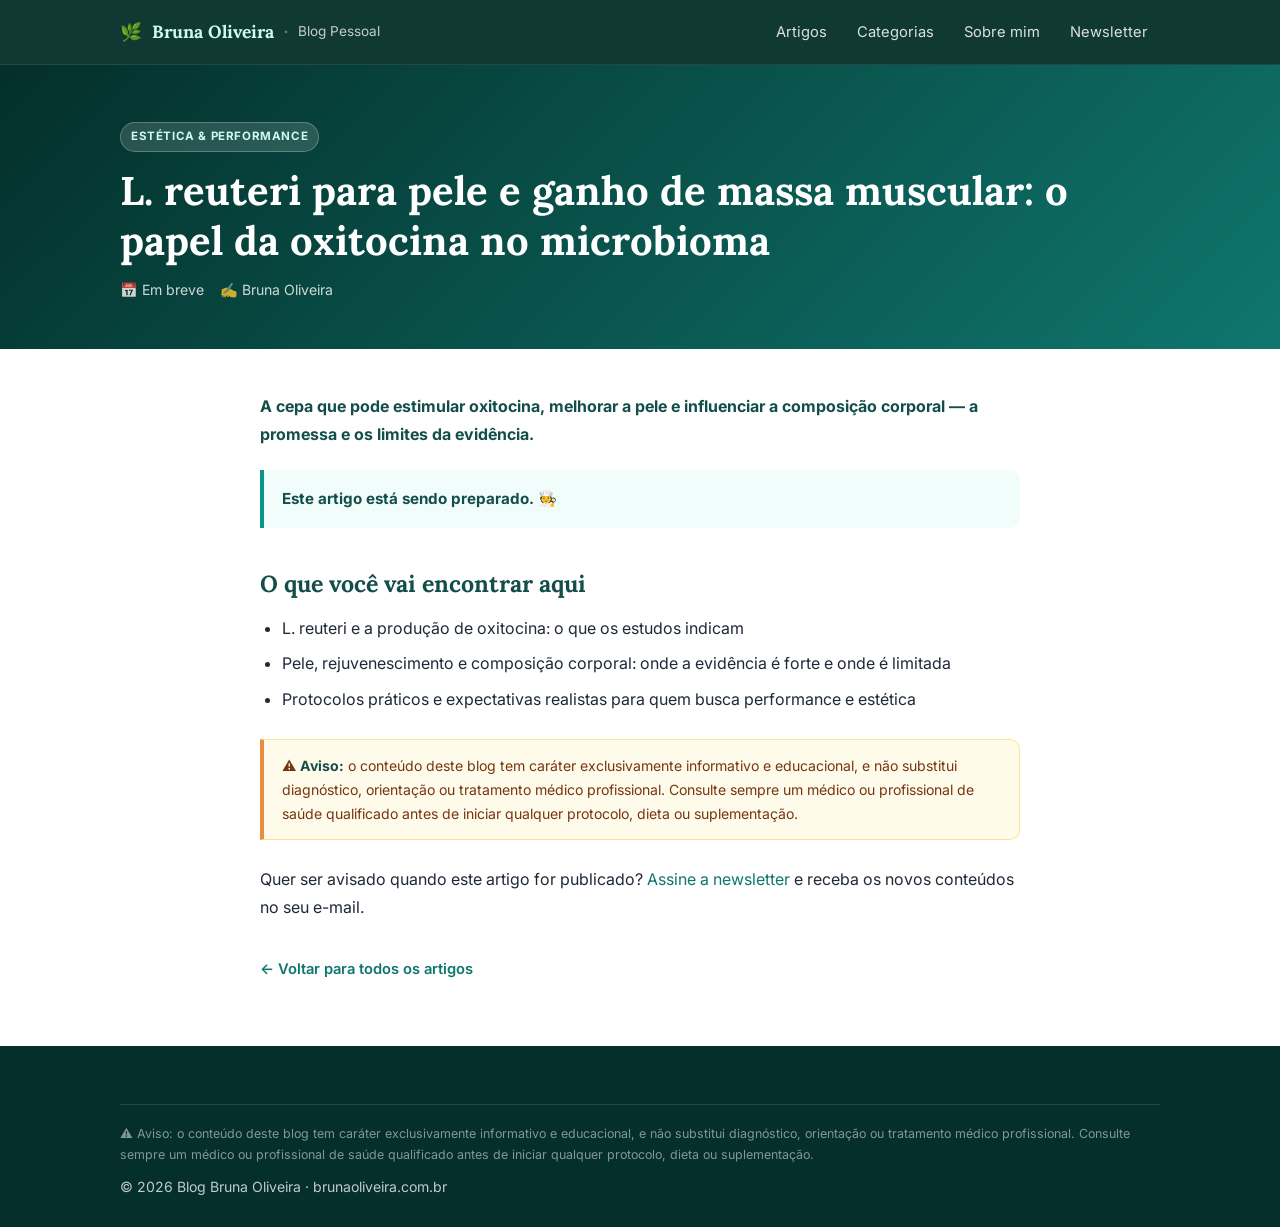
<file: posts/l-reuteri-pele-massa-muscular-oxitocina.html>
<!DOCTYPE html>
<html lang="pt-BR">
<head>
  <meta charset="UTF-8">
  <meta name="viewport" content="width=device-width, initial-scale=1.0">
  <title>L. reuteri para pele e ganho de massa muscular: o papel da oxitocina no microbioma — Blog Bruna Oliveira</title>
  <meta name="description" content="L. reuteri, oxitocina, pele e massa muscular: a promessa e os limites da evidência.">
  <meta property="og:title" content="L. reuteri para pele e ganho de massa muscular: o papel da oxitocina no microbioma">
  <meta property="og:description" content="L. reuteri, oxitocina, pele e massa muscular: a promessa e os limites da evidência.">
  <link rel="preconnect" href="https://fonts.googleapis.com">
  <link rel="preconnect" href="https://fonts.gstatic.com" crossorigin>
  <link href="https://fonts.googleapis.com/css2?family=Inter:wght@400;500;600;700&family=Lora:ital,wght@0,400;0,600;0,700;1,400&display=swap" rel="stylesheet">
  <link rel="stylesheet" href="../css/style.css">
  <link rel="icon" href="data:image/svg+xml,<svg xmlns='http://www.w3.org/2000/svg' viewBox='0 0 100 100'><text y='.9em' font-size='90'>🌿</text></svg>">
</head>
<body>

  <header class="site-header">
    <nav class="nav container" aria-label="Navegação principal">
      <a class="brand" href="../index.html">
        <span>🌿</span>
        <span class="marca">Bruna Oliveira</span>
        <span class="separador">·</span>
        <span class="sub">Blog Pessoal</span>
      </a>
      <button class="nav-toggle" aria-expanded="false" aria-label="Abrir menu">☰</button>
      <ul class="nav-links">
        <li><a href="../index.html#posts">Artigos</a></li>
        <li><a href="../index.html#categorias">Categorias</a></li>
        <li><a href="../sobre.html">Sobre mim</a></li>
        <li><a href="../index.html#newsletter">Newsletter</a></li>
      </ul>
    </nav>
  </header>

  <section class="post-header">
    <div class="container">
      <span class="tag tag estetica">Estética & Performance</span>
      <h1>L. reuteri para pele e ganho de massa muscular: o papel da oxitocina no microbioma</h1>
      <div class="meta-post">
        <span>📅 Em breve</span>
        <span>✍️ Bruna Oliveira</span>
      </div>
    </div>
  </section>

  <div class="post-body">
    <article class="artigo">

      <p><strong>A cepa que pode estimular oxitocina, melhorar a pele e influenciar a composição corporal — a promessa e os limites da evidência.</strong></p>

      <div class="destaque">
        <strong>Este artigo está sendo preparado.</strong> 🧑‍🍳
      </div>

      <h2>O que você vai encontrar aqui</h2>
      <ul>
        <li>L. reuteri e a produção de oxitocina: o que os estudos indicam</li>
        <li>Pele, rejuvenescimento e composição corporal: onde a evidência é forte e onde é limitada</li>
        <li>Protocolos práticos e expectativas realistas para quem busca performance e estética</li>
      </ul>

      <div class="aviso">⚠️ <strong>Aviso:</strong> o conteúdo deste blog tem caráter exclusivamente informativo e educacional, e não substitui diagnóstico, orientação ou tratamento médico profissional. Consulte sempre um médico ou profissional de saúde qualificado antes de iniciar qualquer protocolo, dieta ou suplementação.</div>

      <p>Quer ser avisado quando este artigo for publicado? <a href="../index.html#newsletter">Assine a newsletter</a> e receba os novos conteúdos no seu e-mail.</p>

    </article>

    <nav class="post-nav">
      <a href="../index.html#posts">← Voltar para todos os artigos</a>
    </nav>
  </div>

  <footer class="site-footer">
    <div class="container">
      <p class="disclaimer">⚠️ Aviso: o conteúdo deste blog tem caráter exclusivamente informativo e educacional, e não substitui diagnóstico, orientação ou tratamento médico profissional. Consulte sempre um médico ou profissional de saúde qualificado antes de iniciar qualquer protocolo, dieta ou suplementação.</p>
      <p class="copyright">© <span data-ano>2026</span> Blog Bruna Oliveira · brunaoliveira.com.br</p>
    </div>
  </footer>

  <script src="../js/main.js"></script>
</body>
</html>
</file>
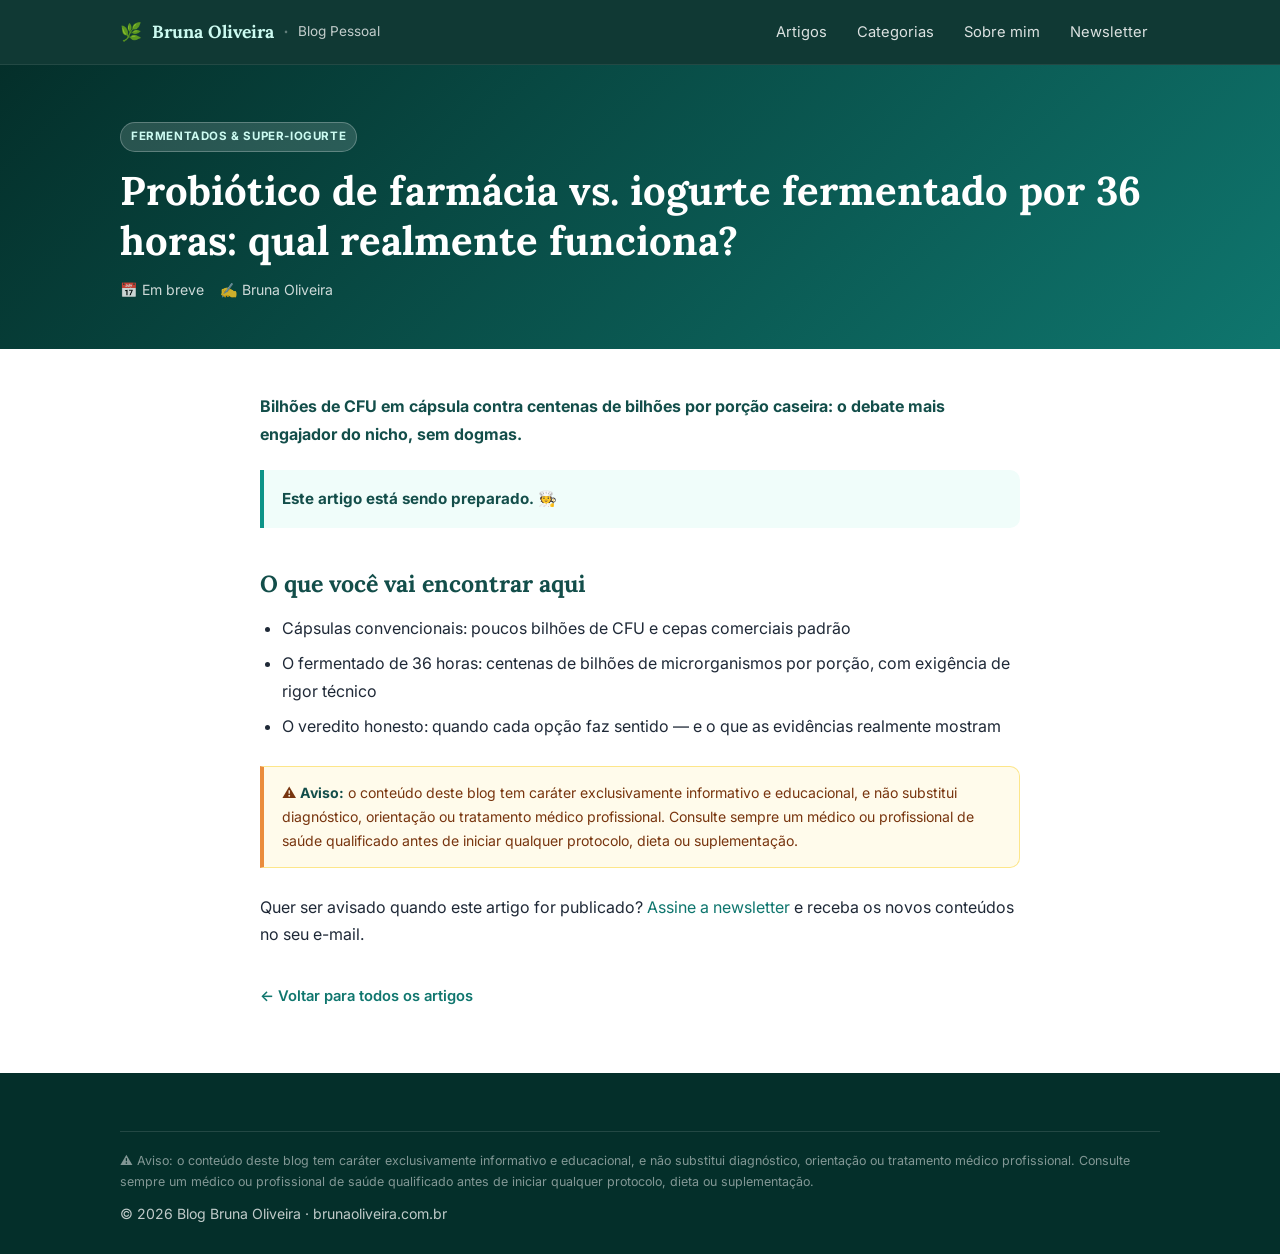
<file: posts/probiotico-farmacia-vs-iogurte-36-horas.html>
<!DOCTYPE html>
<html lang="pt-BR">
<head>
  <meta charset="UTF-8">
  <meta name="viewport" content="width=device-width, initial-scale=1.0">
  <title>Probiótico de farmácia vs. iogurte fermentado por 36 horas: qual realmente funciona? — Blog Bruna Oliveira</title>
  <meta name="description" content="Probiótico de farmácia vs. iogurte de 36 horas: o que a ciência e os CFUs realmente dizem.">
  <meta property="og:title" content="Probiótico de farmácia vs. iogurte fermentado por 36 horas: qual realmente funciona?">
  <meta property="og:description" content="Probiótico de farmácia vs. iogurte de 36 horas: o que a ciência e os CFUs realmente dizem.">
  <link rel="preconnect" href="https://fonts.googleapis.com">
  <link rel="preconnect" href="https://fonts.gstatic.com" crossorigin>
  <link href="https://fonts.googleapis.com/css2?family=Inter:wght@400;500;600;700&family=Lora:ital,wght@0,400;0,600;0,700;1,400&display=swap" rel="stylesheet">
  <link rel="stylesheet" href="../css/style.css">
  <link rel="icon" href="data:image/svg+xml,<svg xmlns='http://www.w3.org/2000/svg' viewBox='0 0 100 100'><text y='.9em' font-size='90'>🌿</text></svg>">
</head>
<body>

  <header class="site-header">
    <nav class="nav container" aria-label="Navegação principal">
      <a class="brand" href="../index.html">
        <span>🌿</span>
        <span class="marca">Bruna Oliveira</span>
        <span class="separador">·</span>
        <span class="sub">Blog Pessoal</span>
      </a>
      <button class="nav-toggle" aria-expanded="false" aria-label="Abrir menu">☰</button>
      <ul class="nav-links">
        <li><a href="../index.html#posts">Artigos</a></li>
        <li><a href="../index.html#categorias">Categorias</a></li>
        <li><a href="../sobre.html">Sobre mim</a></li>
        <li><a href="../index.html#newsletter">Newsletter</a></li>
      </ul>
    </nav>
  </header>

  <section class="post-header">
    <div class="container">
      <span class="tag tag fermentados">Fermentados & Super-Iogurte</span>
      <h1>Probiótico de farmácia vs. iogurte fermentado por 36 horas: qual realmente funciona?</h1>
      <div class="meta-post">
        <span>📅 Em breve</span>
        <span>✍️ Bruna Oliveira</span>
      </div>
    </div>
  </section>

  <div class="post-body">
    <article class="artigo">

      <p><strong>Bilhões de CFU em cápsula contra centenas de bilhões por porção caseira: o debate mais engajador do nicho, sem dogmas.</strong></p>

      <div class="destaque">
        <strong>Este artigo está sendo preparado.</strong> 🧑‍🍳
      </div>

      <h2>O que você vai encontrar aqui</h2>
      <ul>
        <li>Cápsulas convencionais: poucos bilhões de CFU e cepas comerciais padrão</li>
        <li>O fermentado de 36 horas: centenas de bilhões de microrganismos por porção, com exigência de rigor técnico</li>
        <li>O veredito honesto: quando cada opção faz sentido — e o que as evidências realmente mostram</li>
      </ul>

      <div class="aviso">⚠️ <strong>Aviso:</strong> o conteúdo deste blog tem caráter exclusivamente informativo e educacional, e não substitui diagnóstico, orientação ou tratamento médico profissional. Consulte sempre um médico ou profissional de saúde qualificado antes de iniciar qualquer protocolo, dieta ou suplementação.</div>

      <p>Quer ser avisado quando este artigo for publicado? <a href="../index.html#newsletter">Assine a newsletter</a> e receba os novos conteúdos no seu e-mail.</p>

    </article>

    <nav class="post-nav">
      <a href="../index.html#posts">← Voltar para todos os artigos</a>
    </nav>
  </div>

  <footer class="site-footer">
    <div class="container">
      <p class="disclaimer">⚠️ Aviso: o conteúdo deste blog tem caráter exclusivamente informativo e educacional, e não substitui diagnóstico, orientação ou tratamento médico profissional. Consulte sempre um médico ou profissional de saúde qualificado antes de iniciar qualquer protocolo, dieta ou suplementação.</p>
      <p class="copyright">© <span data-ano>2026</span> Blog Bruna Oliveira · brunaoliveira.com.br</p>
    </div>
  </footer>

  <script src="../js/main.js"></script>
</body>
</html>
</file>
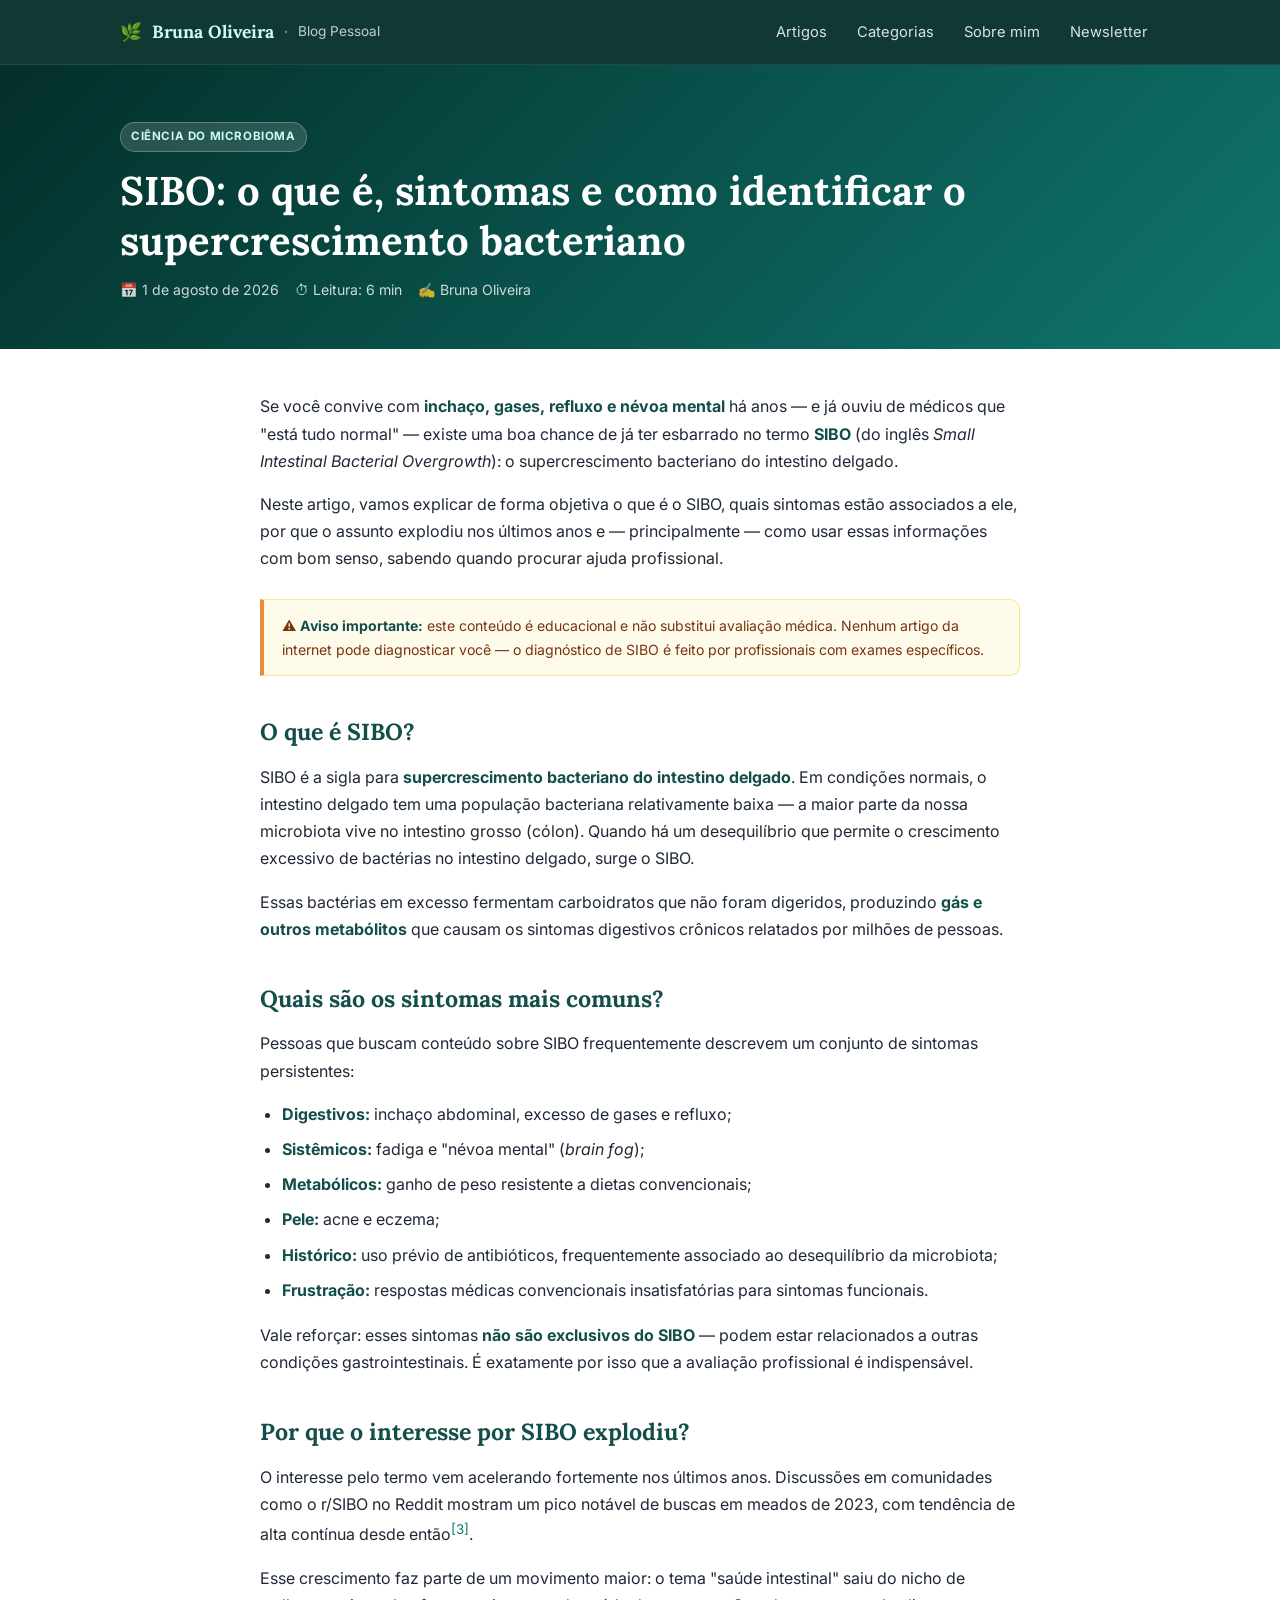
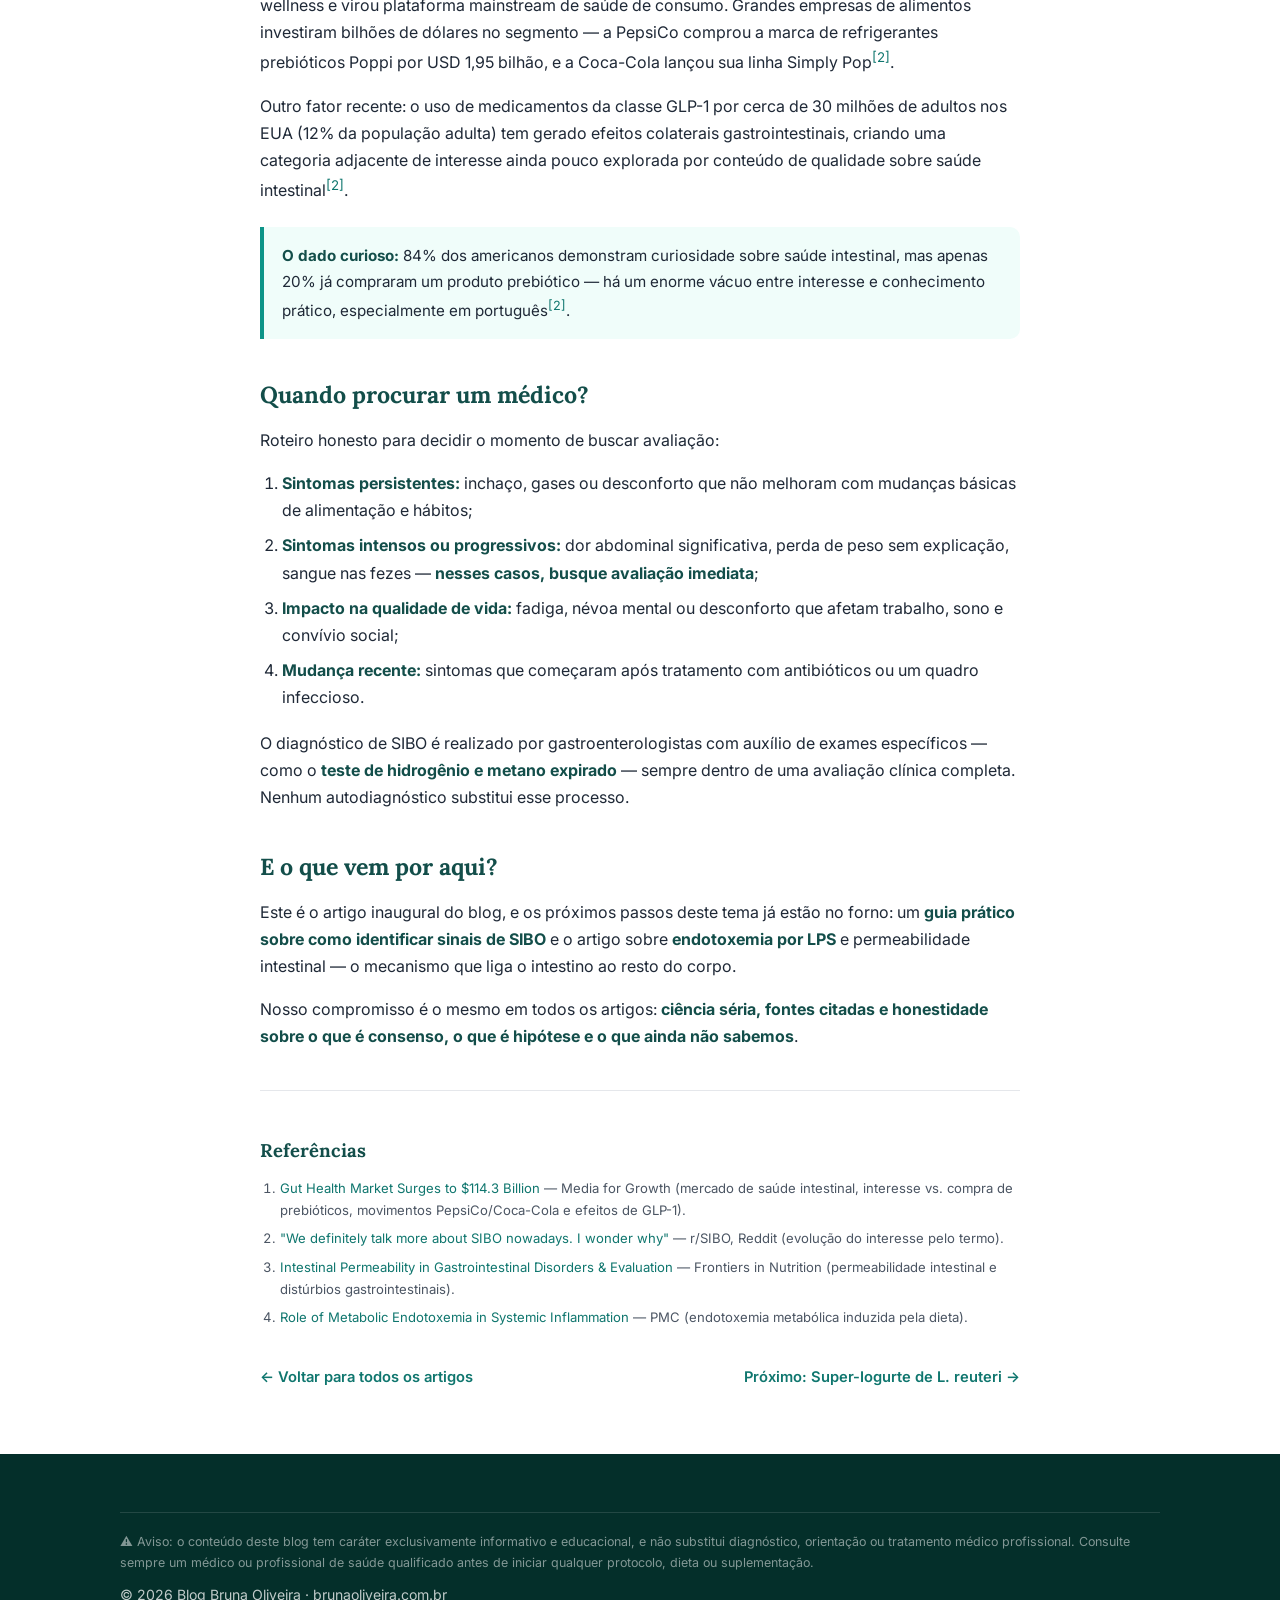
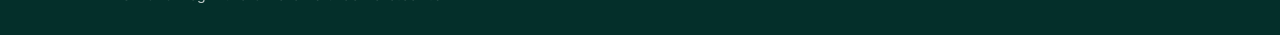
<file: posts/sibo-o-que-e-sintomas.html>
<!DOCTYPE html>
<html lang="pt-BR">
<head>
  <meta charset="UTF-8">
  <meta name="viewport" content="width=device-width, initial-scale=1.0">
  <title>SIBO: o que é, sintomas e como identificar o supercrescimento bacteriano — Blog Bruna Oliveira</title>
  <meta name="description" content="SIBO (supercrescimento bacteriano do intestino delgado): o que é, quais os sintomas mais comuns, por que o interesse explodiu e quando procurar um médico.">
  <meta property="og:title" content="SIBO: o que é, sintomas e como identificar o supercrescimento bacteriano">
  <meta property="og:description" content="Entenda o supercrescimento bacteriano do intestino delgado: sintomas, contexto e quando buscar avaliação médica.">
  <link rel="preconnect" href="https://fonts.googleapis.com">
  <link rel="preconnect" href="https://fonts.gstatic.com" crossorigin>
  <link href="https://fonts.googleapis.com/css2?family=Inter:wght@400;500;600;700&family=Lora:ital,wght@0,400;0,600;0,700;1,400&display=swap" rel="stylesheet">
  <link rel="stylesheet" href="../css/style.css">
  <link rel="icon" href="data:image/svg+xml,<svg xmlns='http://www.w3.org/2000/svg' viewBox='0 0 100 100'><text y='.9em' font-size='90'>🌿</text></svg>">
</head>
<body>

  <header class="site-header">
    <nav class="nav container" aria-label="Navegação principal">
      <a class="brand" href="../index.html">
        <span>🌿</span>
        <span class="marca">Bruna Oliveira</span>
        <span class="separador">·</span>
        <span class="sub">Blog Pessoal</span>
      </a>
      <button class="nav-toggle" aria-expanded="false" aria-label="Abrir menu">☰</button>
      <ul class="nav-links">
        <li><a href="../index.html#posts">Artigos</a></li>
        <li><a href="../index.html#categorias">Categorias</a></li>
        <li><a href="../sobre.html">Sobre mim</a></li>
        <li><a href="../index.html#newsletter">Newsletter</a></li>
      </ul>
    </nav>
  </header>

  <section class="post-header">
    <div class="container">
      <span class="tag">Ciência do Microbioma</span>
      <h1>SIBO: o que é, sintomas e como identificar o supercrescimento bacteriano</h1>
      <div class="meta-post">
        <span>📅 1 de agosto de 2026</span>
        <span>⏱ Leitura: 6 min</span>
        <span>✍️ Bruna Oliveira</span>
      </div>
    </div>
  </section>

  <div class="post-body">
    <article class="artigo">

      <p>Se você convive com <strong>inchaço, gases, refluxo e névoa mental</strong> há anos — e já ouviu de médicos que "está tudo normal" — existe uma boa chance de já ter esbarrado no termo <strong>SIBO</strong> (do inglês <em>Small Intestinal Bacterial Overgrowth</em>): o supercrescimento bacteriano do intestino delgado.</p>

      <p>Neste artigo, vamos explicar de forma objetiva o que é o SIBO, quais sintomas estão associados a ele, por que o assunto explodiu nos últimos anos e — principalmente — como usar essas informações com bom senso, sabendo quando procurar ajuda profissional.</p>

      <div class="aviso">⚠️ <strong>Aviso importante:</strong> este conteúdo é educacional e não substitui avaliação médica. Nenhum artigo da internet pode diagnosticar você — o diagnóstico de SIBO é feito por profissionais com exames específicos.</div>

      <h2>O que é SIBO?</h2>
      <p>SIBO é a sigla para <strong>supercrescimento bacteriano do intestino delgado</strong>. Em condições normais, o intestino delgado tem uma população bacteriana relativamente baixa — a maior parte da nossa microbiota vive no intestino grosso (cólon). Quando há um desequilíbrio que permite o crescimento excessivo de bactérias no intestino delgado, surge o SIBO.</p>
      <p>Essas bactérias em excesso fermentam carboidratos que não foram digeridos, produzindo <strong>gás e outros metabólitos</strong> que causam os sintomas digestivos crônicos relatados por milhões de pessoas.</p>

      <h2>Quais são os sintomas mais comuns?</h2>
      <p>Pessoas que buscam conteúdo sobre SIBO frequentemente descrevem um conjunto de sintomas persistentes:</p>
      <ul>
        <li><strong>Digestivos:</strong> inchaço abdominal, excesso de gases e refluxo;</li>
        <li><strong>Sistêmicos:</strong> fadiga e "névoa mental" (<em>brain fog</em>);</li>
        <li><strong>Metabólicos:</strong> ganho de peso resistente a dietas convencionais;</li>
        <li><strong>Pele:</strong> acne e eczema;</li>
        <li><strong>Histórico:</strong> uso prévio de antibióticos, frequentemente associado ao desequilíbrio da microbiota;</li>
        <li><strong>Frustração:</strong> respostas médicas convencionais insatisfatórias para sintomas funcionais.</li>
      </ul>
      <p>Vale reforçar: esses sintomas <strong>não são exclusivos do SIBO</strong> — podem estar relacionados a outras condições gastrointestinais. É exatamente por isso que a avaliação profissional é indispensável.</p>

      <h2>Por que o interesse por SIBO explodiu?</h2>
      <p>O interesse pelo termo vem acelerando fortemente nos últimos anos. Discussões em comunidades como o r/SIBO no Reddit mostram um pico notável de buscas em meados de 2023, com tendência de alta contínua desde então<sup><a href="#ref3">[3]</a></sup>.</p>
      <p>Esse crescimento faz parte de um movimento maior: o tema "saúde intestinal" saiu do nicho de wellness e virou plataforma mainstream de saúde de consumo. Grandes empresas de alimentos investiram bilhões de dólares no segmento — a PepsiCo comprou a marca de refrigerantes prebióticos Poppi por USD 1,95 bilhão, e a Coca-Cola lançou sua linha Simply Pop<sup><a href="#ref2">[2]</a></sup>.</p>
      <p>Outro fator recente: o uso de medicamentos da classe GLP-1 por cerca de 30 milhões de adultos nos EUA (12% da população adulta) tem gerado efeitos colaterais gastrointestinais, criando uma categoria adjacente de interesse ainda pouco explorada por conteúdo de qualidade sobre saúde intestinal<sup><a href="#ref2">[2]</a></sup>.</p>

      <div class="destaque">
        <strong>O dado curioso:</strong> 84% dos americanos demonstram curiosidade sobre saúde intestinal, mas apenas 20% já compraram um produto prebiótico — há um enorme vácuo entre interesse e conhecimento prático, especialmente em português<sup><a href="#ref2">[2]</a></sup>.
      </div>

      <h2>Quando procurar um médico?</h2>
      <p>Roteiro honesto para decidir o momento de buscar avaliação:</p>
      <ol>
        <li><strong>Sintomas persistentes:</strong> inchaço, gases ou desconforto que não melhoram com mudanças básicas de alimentação e hábitos;</li>
        <li><strong>Sintomas intensos ou progressivos:</strong> dor abdominal significativa, perda de peso sem explicação, sangue nas fezes — <strong>nesses casos, busque avaliação imediata</strong>;</li>
        <li><strong>Impacto na qualidade de vida:</strong> fadiga, névoa mental ou desconforto que afetam trabalho, sono e convívio social;</li>
        <li><strong>Mudança recente:</strong> sintomas que começaram após tratamento com antibióticos ou um quadro infeccioso.</li>
      </ol>
      <p>O diagnóstico de SIBO é realizado por gastroenterologistas com auxílio de exames específicos — como o <strong>teste de hidrogênio e metano expirado</strong> — sempre dentro de uma avaliação clínica completa. Nenhum autodiagnóstico substitui esse processo.</p>

      <h2>E o que vem por aqui?</h2>
      <p>Este é o artigo inaugural do blog, e os próximos passos deste tema já estão no forno: um <strong>guia prático sobre como identificar sinais de SIBO</strong> e o artigo sobre <strong>endotoxemia por LPS</strong> e permeabilidade intestinal — o mecanismo que liga o intestino ao resto do corpo.</p>
      <p>Nosso compromisso é o mesmo em todos os artigos: <strong>ciência séria, fontes citadas e honestidade sobre o que é consenso, o que é hipótese e o que ainda não sabemos</strong>.</p>

      <section class="refs">
        <h3>Referências</h3>
        <ol>
          <li id="ref2"><a href="https://www.linkedin.com/posts/mediaforgrowth_guthealth-consumerhealth-cpg-activity-7470080573009629184-xsea" target="_blank" rel="noopener">Gut Health Market Surges to $114.3 Billion</a> — Media for Growth (mercado de saúde intestinal, interesse vs. compra de prebióticos, movimentos PepsiCo/Coca-Cola e efeitos de GLP-1).</li>
          <li id="ref3"><a href="https://www.reddit.com/r/SIBO/comments/1cys36m/we_definitely_talk_more_about_sibo_nowadays_i/" target="_blank" rel="noopener">"We definitely talk more about SIBO nowadays. I wonder why"</a> — r/SIBO, Reddit (evolução do interesse pelo termo).</li>
          <li id="ref4"><a href="https://www.frontiersin.org/journals/nutrition/articles/10.3389/fnut.2021.717925/full" target="_blank" rel="noopener">Intestinal Permeability in Gastrointestinal Disorders &amp; Evaluation</a> — Frontiers in Nutrition (permeabilidade intestinal e distúrbios gastrointestinais).</li>
          <li id="ref5"><a href="https://pmc.ncbi.nlm.nih.gov/articles/PMC7829348/" target="_blank" rel="noopener">Role of Metabolic Endotoxemia in Systemic Inflammation</a> — PMC (endotoxemia metabólica induzida pela dieta).</li>
        </ol>
      </section>

    </article>

    <nav class="post-nav">
      <a href="../index.html#posts">← Voltar para todos os artigos</a>
      <a href="como-fazer-super-iogurte-l-reuteri.html">Próximo: Super-Iogurte de L. reuteri →</a>
    </nav>
  </div>

  <footer class="site-footer">
    <div class="container">
      <p class="disclaimer">⚠️ Aviso: o conteúdo deste blog tem caráter exclusivamente informativo e educacional, e não substitui diagnóstico, orientação ou tratamento médico profissional. Consulte sempre um médico ou profissional de saúde qualificado antes de iniciar qualquer protocolo, dieta ou suplementação.</p>
      <p class="copyright">© <span data-ano>2026</span> Blog Bruna Oliveira · brunaoliveira.com.br</p>
    </div>
  </footer>

  <script src="../js/main.js"></script>
</body>
</html>
</file>
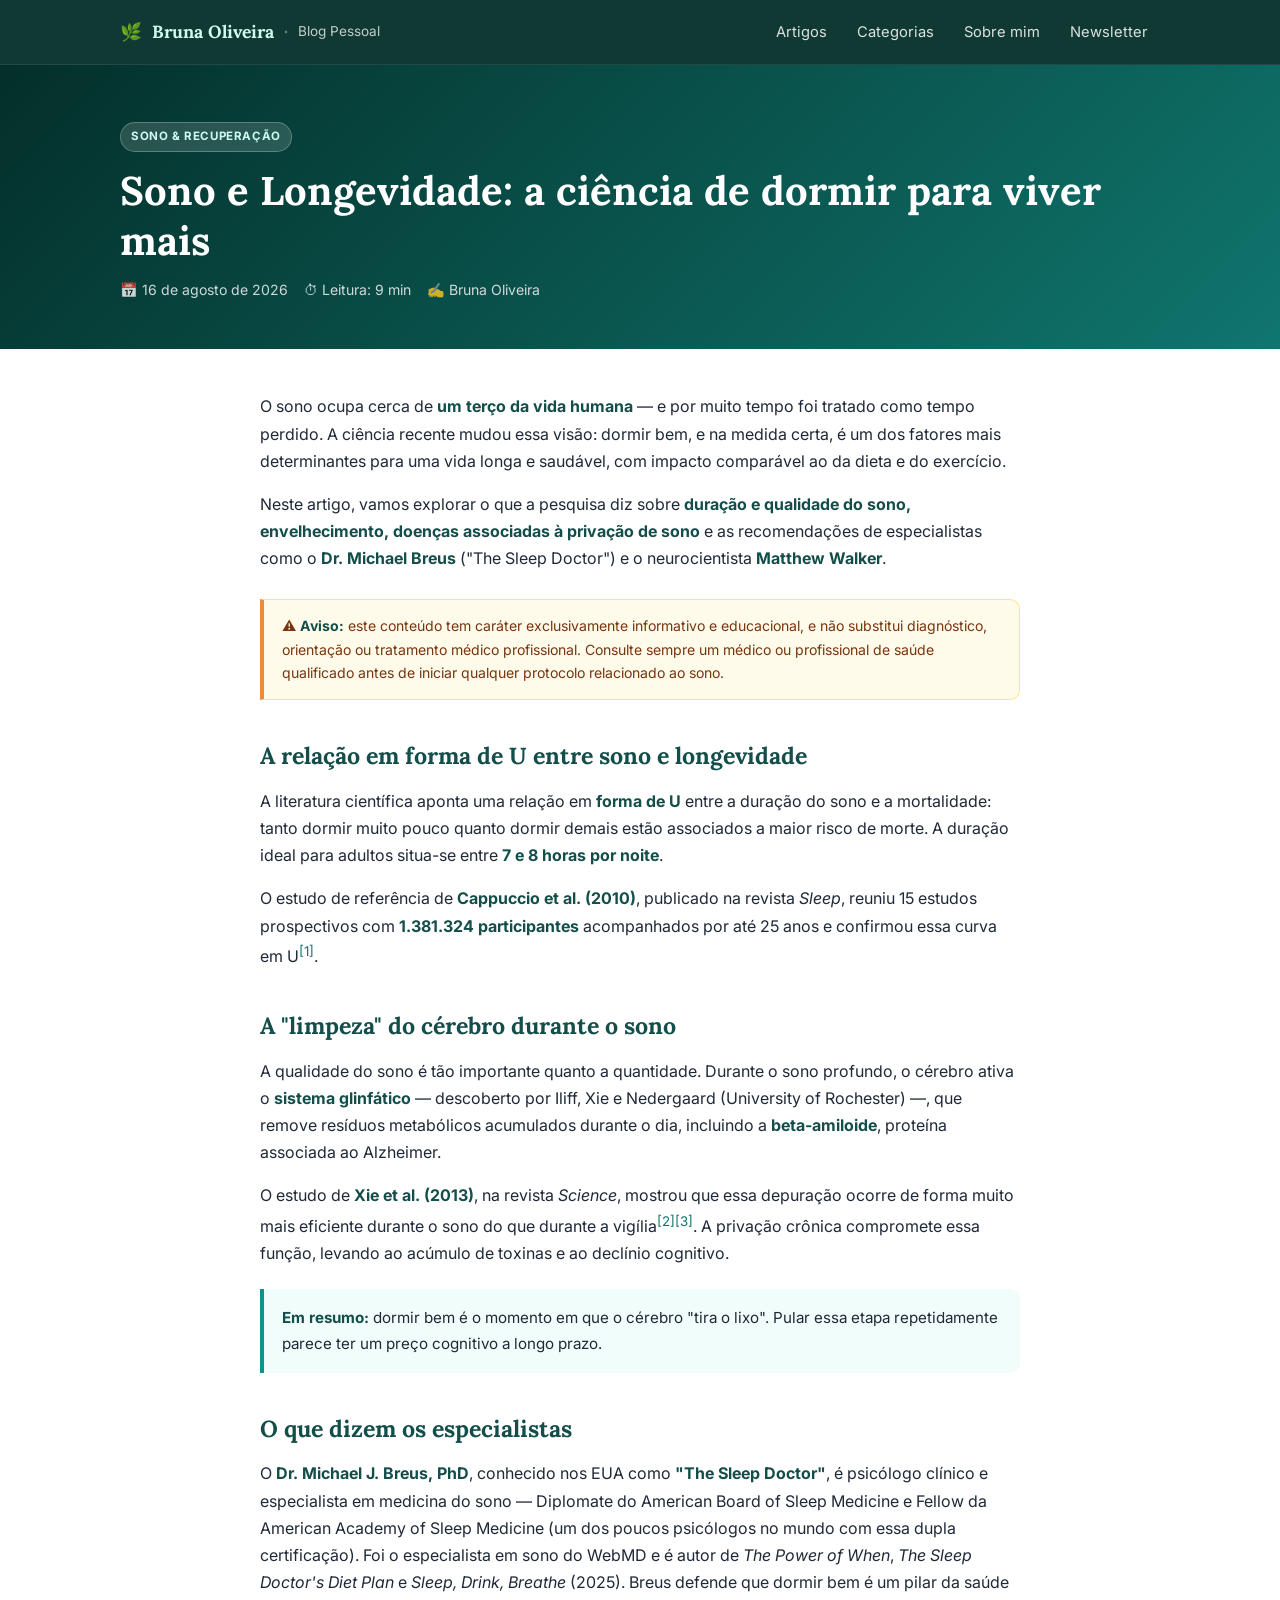
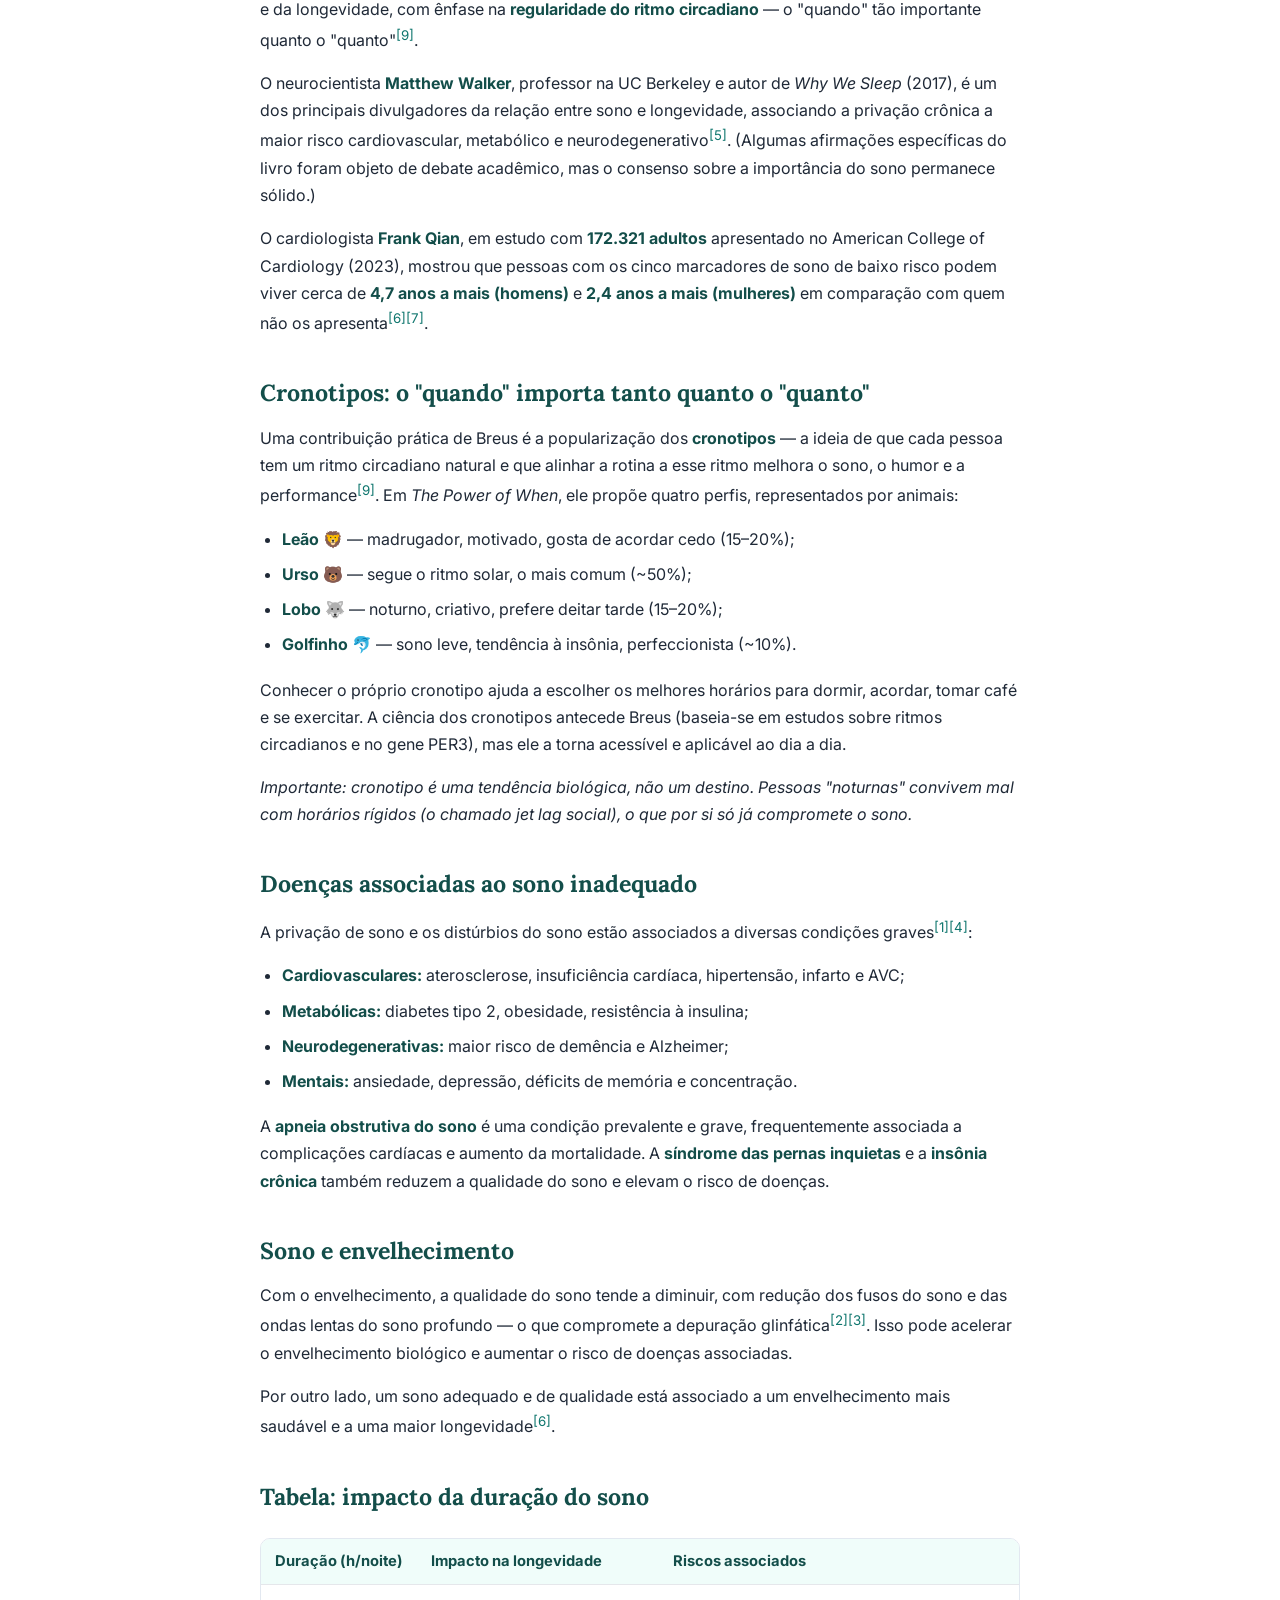
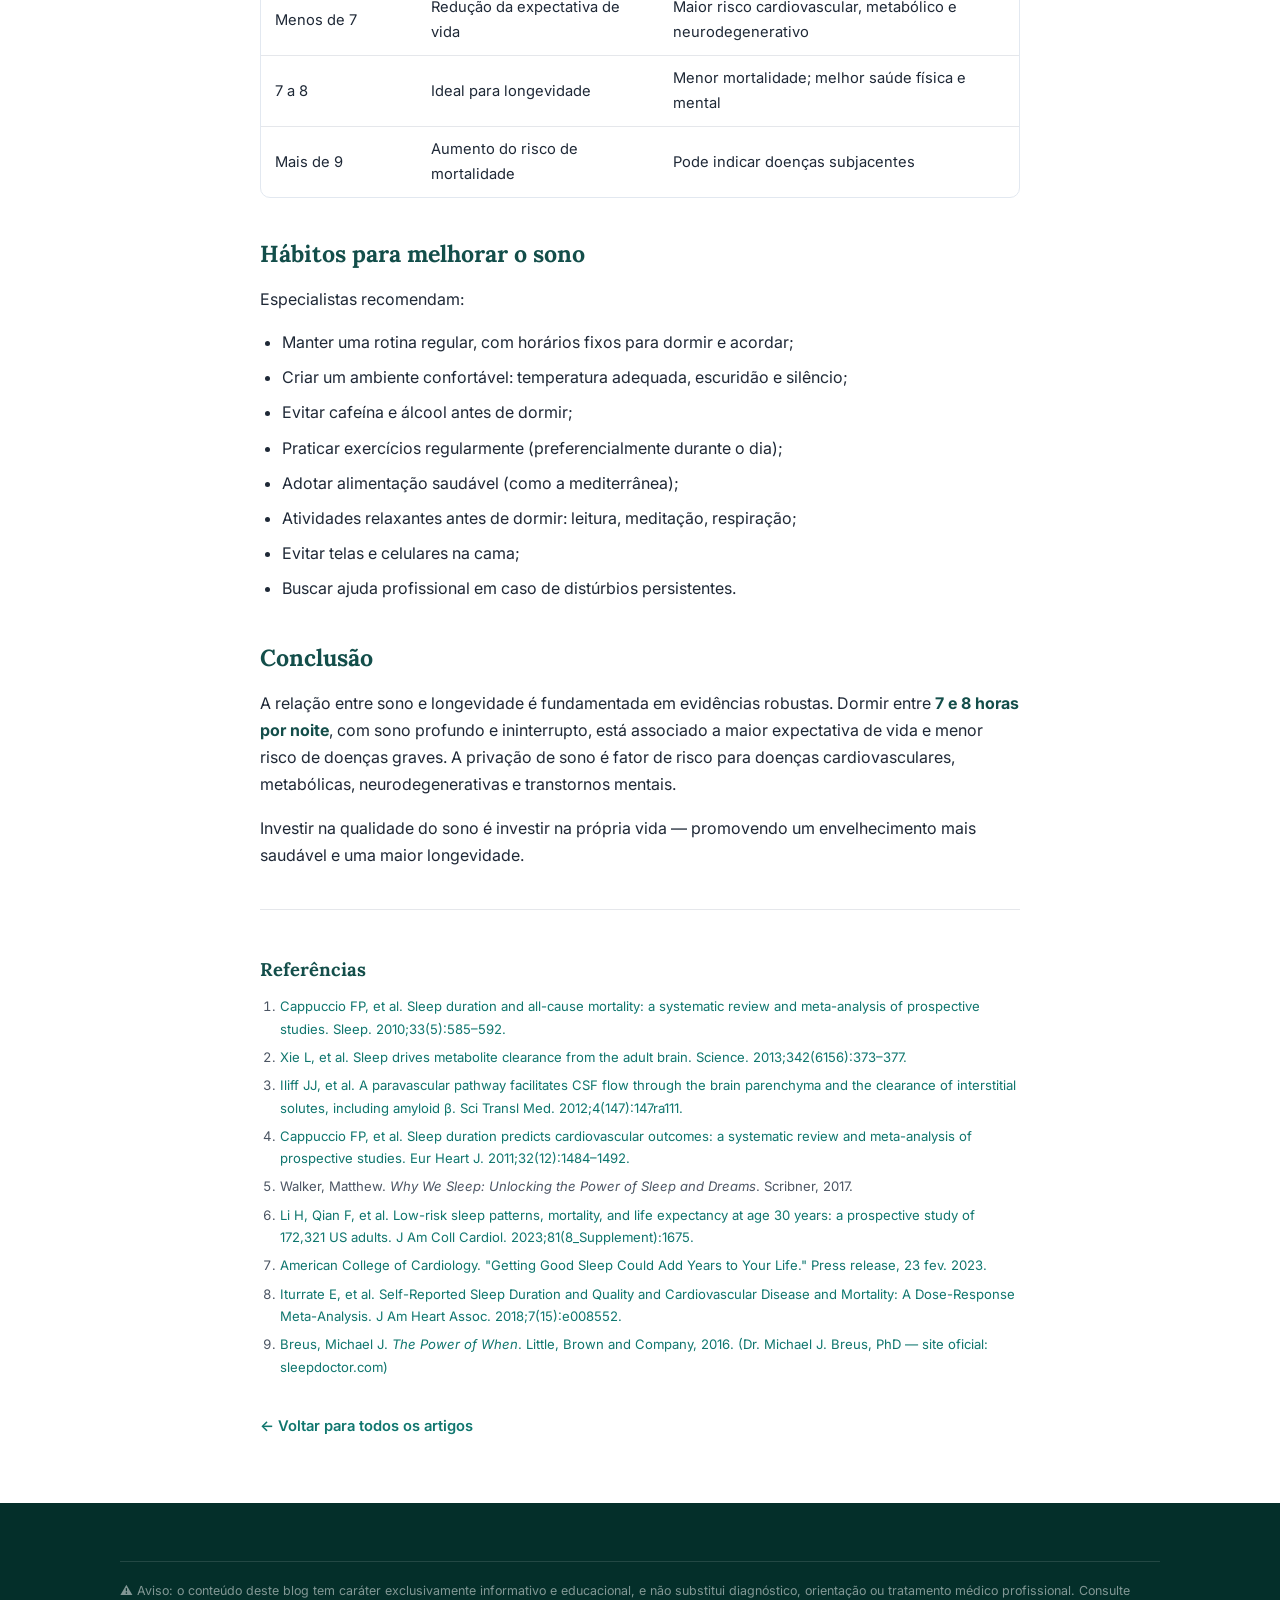
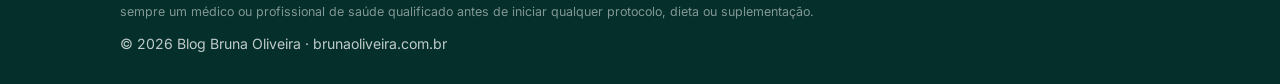
<file: posts/sono-e-longevidade.html>
<!DOCTYPE html>
<html lang="pt-BR">
<head>
  <meta charset="UTF-8">
  <meta name="viewport" content="width=device-width, initial-scale=1.0">
  <title>Sono e Longevidade: a ciência de dormir para viver mais — Blog Bruna Oliveira</title>
  <meta name="description" content="O que a ciência diz sobre sono e longevidade: duração ideal, sistema glinfático, cronotipos, doenças associadas à privação de sono e hábitos para envelhecer melhor.">
  <meta property="og:title" content="Sono e Longevidade: a ciência de dormir para viver mais">
  <meta property="og:description" content="Dormir entre 7 e 8 horas por noite está associado a maior longevidade. Entenda a ciência, os especialistas (Michael Breus, Matthew Walker) e os hábitos que protegem o sono.">
  <link rel="preconnect" href="https://fonts.googleapis.com">
  <link rel="preconnect" href="https://fonts.gstatic.com" crossorigin>
  <link href="https://fonts.googleapis.com/css2?family=Inter:wght@400;500;600;700&family=Lora:ital,wght@0,400;0,600;0,700;1,400&display=swap" rel="stylesheet">
  <link rel="stylesheet" href="../css/style.css">
  <link rel="icon" href="data:image/svg+xml,<svg xmlns='http://www.w3.org/2000/svg' viewBox='0 0 100 100'><text y='.9em' font-size='90'>🌙</text></svg>">
</head>
<body>

  <header class="site-header">
    <nav class="nav container" aria-label="Navegação principal">
      <a class="brand" href="../index.html">
        <span>🌿</span>
        <span class="marca">Bruna Oliveira</span>
        <span class="separador">·</span>
        <span class="sub">Blog Pessoal</span>
      </a>
      <button class="nav-toggle" aria-expanded="false" aria-label="Abrir menu">☰</button>
      <ul class="nav-links">
        <li><a href="../index.html#posts">Artigos</a></li>
        <li><a href="../index.html#categorias">Categorias</a></li>
        <li><a href="../sobre.html">Sobre mim</a></li>
        <li><a href="../index.html#newsletter">Newsletter</a></li>
      </ul>
    </nav>
  </header>

  <section class="post-header">
    <div class="container">
      <span class="tag">Sono &amp; Recuperação</span>
      <h1>Sono e Longevidade: a ciência de dormir para viver mais</h1>
      <div class="meta-post">
        <span>📅 16 de agosto de 2026</span>
        <span>⏱ Leitura: 9 min</span>
        <span>✍️ Bruna Oliveira</span>
      </div>
    </div>
  </section>

  <div class="post-body">
    <article class="artigo">

      <p>O sono ocupa cerca de <strong>um terço da vida humana</strong> — e por muito tempo foi tratado como tempo perdido. A ciência recente mudou essa visão: dormir bem, e na medida certa, é um dos fatores mais determinantes para uma vida longa e saudável, com impacto comparável ao da dieta e do exercício.</p>

      <p>Neste artigo, vamos explorar o que a pesquisa diz sobre <strong>duração e qualidade do sono, envelhecimento, doenças associadas à privação de sono</strong> e as recomendações de especialistas como o <strong>Dr. Michael Breus</strong> ("The Sleep Doctor") e o neurocientista <strong>Matthew Walker</strong>.</p>

      <div class="aviso">⚠️ <strong>Aviso:</strong> este conteúdo tem caráter exclusivamente informativo e educacional, e não substitui diagnóstico, orientação ou tratamento médico profissional. Consulte sempre um médico ou profissional de saúde qualificado antes de iniciar qualquer protocolo relacionado ao sono.</div>

      <h2>A relação em forma de U entre sono e longevidade</h2>
      <p>A literatura científica aponta uma relação em <strong>forma de U</strong> entre a duração do sono e a mortalidade: tanto dormir muito pouco quanto dormir demais estão associados a maior risco de morte. A duração ideal para adultos situa-se entre <strong>7 e 8 horas por noite</strong>.</p>
      <p>O estudo de referência de <strong>Cappuccio et al. (2010)</strong>, publicado na revista <em>Sleep</em>, reuniu 15 estudos prospectivos com <strong>1.381.324 participantes</strong> acompanhados por até 25 anos e confirmou essa curva em U<sup><a href="#ref1">[1]</a></sup>.</p>

      <h2>A "limpeza" do cérebro durante o sono</h2>
      <p>A qualidade do sono é tão importante quanto a quantidade. Durante o sono profundo, o cérebro ativa o <strong>sistema glinfático</strong> — descoberto por Iliff, Xie e Nedergaard (University of Rochester) —, que remove resíduos metabólicos acumulados durante o dia, incluindo a <strong>beta-amiloide</strong>, proteína associada ao Alzheimer.</p>
      <p>O estudo de <strong>Xie et al. (2013)</strong>, na revista <em>Science</em>, mostrou que essa depuração ocorre de forma muito mais eficiente durante o sono do que durante a vigília<sup><a href="#ref2">[2]</a></sup><sup><a href="#ref3">[3]</a></sup>. A privação crônica compromete essa função, levando ao acúmulo de toxinas e ao declínio cognitivo.</p>

      <div class="destaque">
        <strong>Em resumo:</strong> dormir bem é o momento em que o cérebro "tira o lixo". Pular essa etapa repetidamente parece ter um preço cognitivo a longo prazo.
      </div>

      <h2>O que dizem os especialistas</h2>
      <p>O <strong>Dr. Michael J. Breus, PhD</strong>, conhecido nos EUA como <strong>"The Sleep Doctor"</strong>, é psicólogo clínico e especialista em medicina do sono — Diplomate do American Board of Sleep Medicine e Fellow da American Academy of Sleep Medicine (um dos poucos psicólogos no mundo com essa dupla certificação). Foi o especialista em sono do WebMD e é autor de <em>The Power of When</em>, <em>The Sleep Doctor's Diet Plan</em> e <em>Sleep, Drink, Breathe</em> (2025). Breus defende que dormir bem é um pilar da saúde e da longevidade, com ênfase na <strong>regularidade do ritmo circadiano</strong> — o "quando" tão importante quanto o "quanto"<sup><a href="#ref9">[9]</a></sup>.</p>
      <p>O neurocientista <strong>Matthew Walker</strong>, professor na UC Berkeley e autor de <em>Why We Sleep</em> (2017), é um dos principais divulgadores da relação entre sono e longevidade, associando a privação crônica a maior risco cardiovascular, metabólico e neurodegenerativo<sup><a href="#ref5">[5]</a></sup>. (Algumas afirmações específicas do livro foram objeto de debate acadêmico, mas o consenso sobre a importância do sono permanece sólido.)</p>
      <p>O cardiologista <strong>Frank Qian</strong>, em estudo com <strong>172.321 adultos</strong> apresentado no American College of Cardiology (2023), mostrou que pessoas com os cinco marcadores de sono de baixo risco podem viver cerca de <strong>4,7 anos a mais (homens)</strong> e <strong>2,4 anos a mais (mulheres)</strong> em comparação com quem não os apresenta<sup><a href="#ref6">[6]</a></sup><sup><a href="#ref7">[7]</a></sup>.</p>

      <h2>Cronotipos: o "quando" importa tanto quanto o "quanto"</h2>
      <p>Uma contribuição prática de Breus é a popularização dos <strong>cronotipos</strong> — a ideia de que cada pessoa tem um ritmo circadiano natural e que alinhar a rotina a esse ritmo melhora o sono, o humor e a performance<sup><a href="#ref9">[9]</a></sup>. Em <em>The Power of When</em>, ele propõe quatro perfis, representados por animais:</p>
      <ul>
        <li><strong>Leão 🦁</strong> — madrugador, motivado, gosta de acordar cedo (15–20%);</li>
        <li><strong>Urso 🐻</strong> — segue o ritmo solar, o mais comum (~50%);</li>
        <li><strong>Lobo 🐺</strong> — noturno, criativo, prefere deitar tarde (15–20%);</li>
        <li><strong>Golfinho 🐬</strong> — sono leve, tendência à insônia, perfeccionista (~10%).</li>
      </ul>
      <p>Conhecer o próprio cronotipo ajuda a escolher os melhores horários para dormir, acordar, tomar café e se exercitar. A ciência dos cronotipos antecede Breus (baseia-se em estudos sobre ritmos circadianos e no gene PER3), mas ele a torna acessível e aplicável ao dia a dia.</p>
      <p><em>Importante: cronotipo é uma tendência biológica, não um destino. Pessoas "noturnas" convivem mal com horários rígidos (o chamado jet lag social), o que por si só já compromete o sono.</em></p>

      <h2>Doenças associadas ao sono inadequado</h2>
      <p>A privação de sono e os distúrbios do sono estão associados a diversas condições graves<sup><a href="#ref1">[1]</a></sup><sup><a href="#ref4">[4]</a></sup>:</p>
      <ul>
        <li><strong>Cardiovasculares:</strong> aterosclerose, insuficiência cardíaca, hipertensão, infarto e AVC;</li>
        <li><strong>Metabólicas:</strong> diabetes tipo 2, obesidade, resistência à insulina;</li>
        <li><strong>Neurodegenerativas:</strong> maior risco de demência e Alzheimer;</li>
        <li><strong>Mentais:</strong> ansiedade, depressão, déficits de memória e concentração.</li>
      </ul>
      <p>A <strong>apneia obstrutiva do sono</strong> é uma condição prevalente e grave, frequentemente associada a complicações cardíacas e aumento da mortalidade. A <strong>síndrome das pernas inquietas</strong> e a <strong>insônia crônica</strong> também reduzem a qualidade do sono e elevam o risco de doenças.</p>

      <h2>Sono e envelhecimento</h2>
      <p>Com o envelhecimento, a qualidade do sono tende a diminuir, com redução dos fusos do sono e das ondas lentas do sono profundo — o que compromete a depuração glinfática<sup><a href="#ref2">[2]</a></sup><sup><a href="#ref3">[3]</a></sup>. Isso pode acelerar o envelhecimento biológico e aumentar o risco de doenças associadas.</p>
      <p>Por outro lado, um sono adequado e de qualidade está associado a um envelhecimento mais saudável e a uma maior longevidade<sup><a href="#ref6">[6]</a></sup>.</p>

      <h2>Tabela: impacto da duração do sono</h2>
      <div class="tabela-scroll">
      <table>
        <thead>
          <tr>
            <th>Duração (h/noite)</th>
            <th>Impacto na longevidade</th>
            <th>Riscos associados</th>
          </tr>
        </thead>
        <tbody>
          <tr>
            <td>Menos de 7</td>
            <td>Redução da expectativa de vida</td>
            <td>Maior risco cardiovascular, metabólico e neurodegenerativo</td>
          </tr>
          <tr>
            <td>7 a 8</td>
            <td>Ideal para longevidade</td>
            <td>Menor mortalidade; melhor saúde física e mental</td>
          </tr>
          <tr>
            <td>Mais de 9</td>
            <td>Aumento do risco de mortalidade</td>
            <td>Pode indicar doenças subjacentes</td>
          </tr>
        </tbody>
      </table>
      </div>

      <h2>Hábitos para melhorar o sono</h2>
      <p>Especialistas recomendam:</p>
      <ul>
        <li>Manter uma rotina regular, com horários fixos para dormir e acordar;</li>
        <li>Criar um ambiente confortável: temperatura adequada, escuridão e silêncio;</li>
        <li>Evitar cafeína e álcool antes de dormir;</li>
        <li>Praticar exercícios regularmente (preferencialmente durante o dia);</li>
        <li>Adotar alimentação saudável (como a mediterrânea);</li>
        <li>Atividades relaxantes antes de dormir: leitura, meditação, respiração;</li>
        <li>Evitar telas e celulares na cama;</li>
        <li>Buscar ajuda profissional em caso de distúrbios persistentes.</li>
      </ul>

      <h2>Conclusão</h2>
      <p>A relação entre sono e longevidade é fundamentada em evidências robustas. Dormir entre <strong>7 e 8 horas por noite</strong>, com sono profundo e ininterrupto, está associado a maior expectativa de vida e menor risco de doenças graves. A privação de sono é fator de risco para doenças cardiovasculares, metabólicas, neurodegenerativas e transtornos mentais.</p>
      <p>Investir na qualidade do sono é investir na própria vida — promovendo um envelhecimento mais saudável e uma maior longevidade.</p>

      <section class="refs">
        <h3>Referências</h3>
        <ol>
          <li id="ref1"><a href="https://academic.oup.com/sleep/article/33/5/585/2454478" target="_blank" rel="noopener">Cappuccio FP, et al. Sleep duration and all-cause mortality: a systematic review and meta-analysis of prospective studies. Sleep. 2010;33(5):585–592.</a></li>
          <li id="ref2"><a href="https://www.science.org/doi/10.1126/science.1241224" target="_blank" rel="noopener">Xie L, et al. Sleep drives metabolite clearance from the adult brain. Science. 2013;342(6156):373–377.</a></li>
          <li id="ref3"><a href="https://www.science.org/doi/10.1126/scitranslmed.3003748" target="_blank" rel="noopener">Iliff JJ, et al. A paravascular pathway facilitates CSF flow through the brain parenchyma and the clearance of interstitial solutes, including amyloid β. Sci Transl Med. 2012;4(147):147ra111.</a></li>
          <li id="ref4"><a href="https://academic.oup.com/eurheartj/article/32/12/1484/484544" target="_blank" rel="noopener">Cappuccio FP, et al. Sleep duration predicts cardiovascular outcomes: a systematic review and meta-analysis of prospective studies. Eur Heart J. 2011;32(12):1484–1492.</a></li>
          <li id="ref5">Walker, Matthew. <em>Why We Sleep: Unlocking the Power of Sleep and Dreams</em>. Scribner, 2017.</li>
          <li id="ref6"><a href="https://www.jacc.org/doi/10.1016/S0735-1097(23)02119-8" target="_blank" rel="noopener">Li H, Qian F, et al. Low-risk sleep patterns, mortality, and life expectancy at age 30 years: a prospective study of 172,321 US adults. J Am Coll Cardiol. 2023;81(8_Supplement):1675.</a></li>
          <li id="ref7"><a href="https://www.acc.org/About-ACC/Press-Releases/2023/02/22/21/35/Getting-Good-Sleep-Could-Add-Years-to-Your-Life" target="_blank" rel="noopener">American College of Cardiology. "Getting Good Sleep Could Add Years to Your Life." Press release, 23 fev. 2023.</a></li>
          <li id="ref8"><a href="https://www.ahajournals.org/doi/10.1161/JAHA.118.008552" target="_blank" rel="noopener">Iturrate E, et al. Self-Reported Sleep Duration and Quality and Cardiovascular Disease and Mortality: A Dose-Response Meta-Analysis. J Am Heart Assoc. 2018;7(15):e008552.</a></li>
          <li id="ref9"><a href="https://sleepdoctor.com" target="_blank" rel="noopener">Breus, Michael J. <em>The Power of When</em>. Little, Brown and Company, 2016. (Dr. Michael J. Breus, PhD — site oficial: sleepdoctor.com)</a></li>
        </ol>
      </section>

    </article>

    <nav class="post-nav">
      <a href="../index.html#posts">← Voltar para todos os artigos</a>
    </nav>
  </div>

  <footer class="site-footer">
    <div class="container">
      <p class="disclaimer">⚠️ Aviso: o conteúdo deste blog tem caráter exclusivamente informativo e educacional, e não substitui diagnóstico, orientação ou tratamento médico profissional. Consulte sempre um médico ou profissional de saúde qualificado antes de iniciar qualquer protocolo, dieta ou suplementação.</p>
      <p class="copyright">© <span data-ano>2026</span> Blog Bruna Oliveira · brunaoliveira.com.br</p>
    </div>
  </footer>

  <script src="../js/main.js"></script>
</body>
</html>
</file>
<file: css/style.css>
/* ============================================================
   Blog Bruna Oliveira — Saúde & Microbioma
   Paleta: verde-teal (saúde) + tons quentes (editorial)
   ============================================================ */

:root {
  --verde-900: #042f2a;
  --verde-800: #134e4a;
  --verde-700: #0f766e;
  --verde-600: #0d9488;
  --verde-100: #ccfbf1;
  --verde-50: #f0fdfa;
  --areia: #faf7f2;
  --branco: #ffffff;
  --texto: #1f2937;
  --texto-suave: #4b5563;
  --cinza-claro: #e5e7eb;
  --laranja: #ea8c3c;
  --borda: #e2e8f0;
  --radius: 14px;
  --sombra: 0 4px 24px rgba(4, 47, 42, 0.08);
  --sombra-hover: 0 8px 32px rgba(4, 47, 42, 0.14);
  --font-titulo: "Lora", Georgia, "Times New Roman", serif;
  --font-texto: "Inter", -apple-system, BlinkMacSystemFont, "Segoe UI", Roboto, sans-serif;
}

* { margin: 0; padding: 0; box-sizing: border-box; }

html { scroll-behavior: smooth; }

body {
  font-family: var(--font-texto);
  color: var(--texto);
  background: var(--areia);
  line-height: 1.7;
  font-size: 16px;
}

img { max-width: 100%; height: auto; }

a { color: var(--verde-700); text-decoration: none; }
a:hover { text-decoration: underline; }

.container { max-width: 1080px; margin: 0 auto; padding: 0 20px; }

/* ---------- Header ---------- */
.site-header {
  position: sticky;
  top: 0;
  z-index: 50;
  background: rgba(4, 47, 42, 0.95);
  backdrop-filter: blur(8px);
  border-bottom: 1px solid rgba(255, 255, 255, 0.08);
}

.nav { display: flex; align-items: center; justify-content: space-between; height: 64px; }

.brand { display: flex; align-items: center; gap: 10px; font-family: var(--font-titulo); color: var(--branco); font-size: 1.1rem; font-weight: 700; }
.brand:hover { text-decoration: none; }
.brand .marca { color: var(--verde-100); }
.brand .separador { color: rgba(255,255,255,0.35); }
.brand .sub { font-size: 0.85rem; font-weight: 400; color: rgba(255,255,255,0.75); font-family: var(--font-texto); }

.nav-links { display: flex; align-items: center; gap: 6px; list-style: none; }
.nav-links a { color: rgba(255,255,255,0.85); font-size: 0.92rem; padding: 8px 12px; border-radius: 8px; }
.nav-links a:hover { background: rgba(255,255,255,0.1); text-decoration: none; color: var(--branco); }

.nav-toggle { display: none; background: none; border: none; color: var(--branco); font-size: 1.4rem; cursor: pointer; padding: 4px 8px; }

/* ---------- Hero ---------- */
.hero {
  background: linear-gradient(135deg, var(--verde-900) 0%, var(--verde-700) 60%, var(--verde-600) 100%);
  color: var(--branco);
  padding: 72px 0 64px;
  position: relative;
  overflow: hidden;
}
.hero::after {
  content: "";
  position: absolute;
  right: -120px;
  top: -120px;
  width: 380px;
  height: 380px;
  border-radius: 50%;
  background: radial-gradient(circle, rgba(255,255,255,0.12) 0%, transparent 70%);
}
.hero .container { position: relative; z-index: 1; }

.hero-kicker {
  display: inline-block;
  font-size: 0.8rem;
  letter-spacing: 2px;
  text-transform: uppercase;
  color: var(--verde-100);
  background: rgba(255,255,255,0.1);
  border: 1px solid rgba(255,255,255,0.2);
  padding: 6px 14px;
  border-radius: 999px;
  margin-bottom: 18px;
}

.hero h1 {
  font-family: var(--font-titulo);
  font-size: clamp(1.9rem, 4.5vw, 3rem);
  line-height: 1.2;
  max-width: 760px;
  margin-bottom: 16px;
}

.hero p.lead { font-size: 1.12rem; color: rgba(255,255,255,0.88); max-width: 640px; margin-bottom: 28px; }

.hero-badges { display: flex; flex-wrap: wrap; gap: 10px; }
.hero-badge {
  font-size: 0.85rem;
  background: rgba(255,255,255,0.12);
  border: 1px solid rgba(255,255,255,0.22);
  color: var(--branco);
  padding: 8px 16px;
  border-radius: 999px;
}

/* ---------- Seções ---------- */
.section { padding: 56px 0; }
.section-alt { background: var(--branco); }

.section-title {
  font-family: var(--font-titulo);
  font-size: clamp(1.4rem, 3vw, 1.9rem);
  color: var(--verde-800);
  margin-bottom: 8px;
}
.section-sub { color: var(--texto-suave); margin-bottom: 32px; max-width: 640px; }

/* ---------- Categorias ---------- */
.categorias-grid {
  display: grid;
  grid-template-columns: repeat(auto-fit, minmax(190px, 1fr));
  gap: 16px;
}
.categoria-card {
  background: var(--branco);
  border: 1px solid var(--borda);
  border-radius: var(--radius);
  padding: 22px 20px;
  transition: transform 0.18s ease, box-shadow 0.18s ease;
}
.categoria-card:hover { transform: translateY(-3px); box-shadow: var(--sombra-hover); text-decoration: none; }
.categoria-card .icone { font-size: 1.6rem; display: block; margin-bottom: 10px; }
.categoria-card h3 { font-family: var(--font-titulo); font-size: 1.02rem; color: var(--verde-800); margin-bottom: 6px; }
.categoria-card p { font-size: 0.85rem; color: var(--texto-suave); line-height: 1.5; }
.categoria-card .conta { font-size: 0.78rem; color: var(--verde-600); font-weight: 600; display: block; margin-top: 10px; }

/* ---------- Grid de posts ---------- */
.posts-grid {
  display: flex;
  flex-wrap: wrap;
  justify-content: center;
  gap: 22px;
}
.post-card {
  width: calc((100% - 44px) / 3);
  background: var(--branco);
  border: 1px solid var(--borda);
  border-radius: var(--radius);
  padding: 26px 24px;
  display: flex;
  flex-direction: column;
  gap: 12px;
  transition: transform 0.18s ease, box-shadow 0.18s ease;
}
.post-card:hover { transform: translateY(-3px); box-shadow: var(--sombra-hover); text-decoration: none; }

.posts-grid-largo .post-card { width: 100%; }

.post-card .meta { display: flex; align-items: center; gap: 8px; flex-wrap: wrap; }
.tag {
  display: inline-block;
  font-size: 0.72rem;
  font-weight: 700;
  letter-spacing: 0.6px;
  text-transform: uppercase;
  padding: 4px 10px;
  border-radius: 999px;
  background: var(--verde-50);
  color: var(--verde-700);
  border: 1px solid var(--verde-100);
}
.tag.fermentados { background: #fff7ed; color: #9a3412; border-color: #fed7aa; }
.tag.dieta { background: #fdf4ff; color: #86198f; border-color: #f5d0fe; }
.tag.estetica { background: #fff1f2; color: #be123c; border-color: #fecdd3; }
.tag.iodo { background: #f5f3ff; color: #5b21b6; border-color: #ddd6fe; }

.post-card .data { font-size: 0.78rem; color: var(--texto-suave); }

.post-card h2 { font-family: var(--font-titulo); font-size: 1.22rem; line-height: 1.35; color: var(--texto); }
.post-card h2:hover { color: var(--verde-700); }
.post-card .resumo { font-size: 0.92rem; color: var(--texto-suave); flex: 1; }

.embreve {
  font-size: 0.75rem;
  font-weight: 700;
  letter-spacing: 0.8px;
  text-transform: uppercase;
  color: #92400e;
  background: #fffbeb;
  border: 1px solid #fde68a;
  padding: 4px 10px;
  border-radius: 999px;
  align-self: flex-start;
}

.post-card .ler-mais { font-weight: 700; font-size: 0.9rem; color: var(--verde-700); }
.post-card .ler-mais:hover { color: var(--verde-800); text-decoration: none; }

/* ---------- Post (página do artigo) ---------- */
.post-header {
  background: linear-gradient(135deg, var(--verde-900), var(--verde-700));
  color: var(--branco);
  padding: 56px 0 48px;
}
.post-header .tag { background: rgba(255,255,255,0.14); color: var(--verde-100); border-color: rgba(255,255,255,0.25); }
.post-header h1 {
  font-family: var(--font-titulo);
  font-size: clamp(1.6rem, 4vw, 2.5rem);
  line-height: 1.25;
  margin: 14px 0 12px;
}
.post-header .meta-post { font-size: 0.88rem; color: rgba(255,255,255,0.8); display: flex; gap: 16px; flex-wrap: wrap; }

.post-body {
  background: var(--branco);
  padding: 44px 20px 64px;
}
.post-body .artigo {
  max-width: 760px;
  margin: 0 auto;
}
.post-body h2 {
  font-family: var(--font-titulo);
  color: var(--verde-800);
  font-size: 1.45rem;
  margin: 36px 0 12px;
}
.post-body h3 { font-family: var(--font-titulo); color: var(--verde-800); font-size: 1.15rem; margin: 26px 0 10px; }
.post-body p { margin-bottom: 16px; color: var(--texto); }
.post-body ul, .post-body ol { margin: 0 0 18px 22px; }
.post-body li { margin-bottom: 8px; }
.post-body strong { color: var(--verde-800); }

.post-body .destaque {
  background: var(--verde-50);
  border-left: 4px solid var(--verde-600);
  padding: 16px 18px;
  border-radius: 0 10px 10px 0;
  margin: 22px 0;
  font-size: 0.95rem;
}
.post-body .destaque strong { color: var(--verde-800); }

.post-body .aviso {
  background: #fffbeb;
  border: 1px solid #fde68a;
  border-left: 4px solid var(--laranja);
  padding: 14px 18px;
  border-radius: 0 10px 10px 0;
  margin: 26px 0;
  font-size: 0.88rem;
  color: #78350f;
}

.post-body .tabela-scroll {
  overflow-x: auto;
  -webkit-overflow-scrolling: touch;
  margin: 22px 0;
  border: 1px solid var(--borda);
  border-radius: 10px;
}
.post-body table {
  width: 100%;
  border-collapse: collapse;
  font-size: 0.92rem;
}
.post-body .tabela-scroll table { margin: 0; border: none; border-radius: 0; }
.post-body th, .post-body td {
  padding: 10px 14px;
  text-align: left;
  border-bottom: 1px solid var(--cinza-claro);
  white-space: normal;
}
.post-body thead th {
  background: var(--verde-50);
  color: var(--verde-800);
  font-family: var(--font-texto);
  white-space: nowrap;
}
.post-body tbody tr:last-child td { border-bottom: none; }

.post-body .refs { font-size: 0.82rem; color: var(--texto-suave); margin-top: 40px; border-top: 1px solid var(--cinza-claro); padding-top: 18px; }
.post-body .refs ol { margin-left: 20px; }
.post-body .refs li { margin-bottom: 6px; word-break: break-word; }

.post-nav { max-width: 760px; margin: 36px auto 0; display: flex; justify-content: space-between; gap: 16px; flex-wrap: wrap; }
.post-nav a { font-weight: 600; font-size: 0.92rem; }

/* ---------- Banner conteúdo completo ---------- */
.banner-conteudo {
  display: flex;
  align-items: center;
  gap: 28px;
  background: linear-gradient(135deg, var(--areia, #f5efe2), var(--branco));
  border: 1px solid rgba(0,0,0,0.06);
  border-left: 5px solid var(--laranja, #e07a3c);
  border-radius: 16px;
  padding: 32px 36px;
  box-shadow: var(--sombra, 0 4px 16px rgba(0,0,0,0.05));
}
.banner-icone { font-size: 2.6rem; line-height: 1; flex-shrink: 0; }
.banner-texto h2 {
  font-family: var(--font-titulo);
  font-size: clamp(1.15rem, 2.5vw, 1.5rem);
  color: var(--verde-800, #1f4d3a);
  margin-bottom: 8px;
}
.banner-texto p {
  font-size: 0.95rem;
  color: var(--texto-suave, #5a6b62);
  line-height: 1.6;
  margin-bottom: 16px;
  max-width: 640px;
}
.banner-btn { font-size: 1rem; padding: 13px 28px; }
@media (max-width: 640px) {
  .banner-conteudo { flex-direction: column; text-align: center; padding: 24px; }
  .banner-icone { font-size: 2.2rem; }
}

/* ---------- CTA newsletter ---------- */
.cta {
  background: linear-gradient(135deg, var(--verde-800), var(--verde-600));
  color: var(--branco);
  padding: 48px 0;
  text-align: center;
}
.cta h2 { font-family: var(--font-titulo); font-size: clamp(1.3rem, 3vw, 1.8rem); margin-bottom: 10px; }
.cta p { color: rgba(255,255,255,0.85); max-width: 520px; margin: 0 auto 22px; font-size: 0.98rem; }
.cta-form { display: flex; gap: 10px; justify-content: center; flex-wrap: wrap; }
.cta-form input[type="email"] {
  padding: 12px 18px;
  border: none;
  border-radius: 10px;
  min-width: 280px;
  font-size: 0.95rem;
  font-family: var(--font-texto);
}
.btn {
  display: inline-block;
  background: var(--branco);
  color: var(--verde-800);
  font-weight: 700;
  padding: 12px 26px;
  border: none;
  border-radius: 10px;
  cursor: pointer;
  font-size: 0.95rem;
  font-family: var(--font-texto);
  transition: transform 0.15s ease;
}
.btn:hover { transform: translateY(-1px); text-decoration: none; }
.btn-primario { background: var(--verde-600); color: var(--branco); }
.btn-primario:hover { background: var(--verde-700); }

/* ---------- Footer ---------- */
.site-footer {
  background: var(--verde-900);
  color: rgba(255,255,255,0.75);
  padding: 40px 0 28px;
  font-size: 0.88rem;
}
.footer-grid { display: flex; justify-content: space-between; gap: 30px; flex-wrap: wrap; margin-bottom: 24px; }
.footer-grid h4 { color: var(--branco); font-family: var(--font-titulo); font-size: 0.95rem; margin-bottom: 10px; }
.footer-grid ul { list-style: none; }
.footer-grid li { margin-bottom: 6px; }
.footer-grid a { color: rgba(255,255,255,0.75); }
.footer-grid a:hover { color: var(--branco); }

.disclaimer { font-size: 0.78rem; color: rgba(255,255,255,0.5); border-top: 1px solid rgba(255,255,255,0.12); padding-top: 18px; margin-top: 18px; }
.copyright { margin-top: 10px; }

/* ---------- Responsivo ---------- */
@media (max-width: 960px) {
  .post-card { width: calc((100% - 22px) / 2); }
}

@media (max-width: 720px) {
  .post-card { width: 100%; }
  .nav-toggle { display: block; }
  .nav-links {
    display: none;
    position: absolute;
    top: 64px;
    left: 0;
    right: 0;
    flex-direction: column;
    align-items: stretch;
    background: var(--verde-900);
    padding: 12px 20px 18px;
    gap: 4px;
    border-bottom: 1px solid rgba(255,255,255,0.1);
  }
  .nav-links.aberto { display: flex; }
  .nav-links a { padding: 12px; }
  .hero { padding: 52px 0 48px; }
  .section { padding: 44px 0; }
  .cta-form input[type="email"] { min-width: 100%; }
}
</file>
